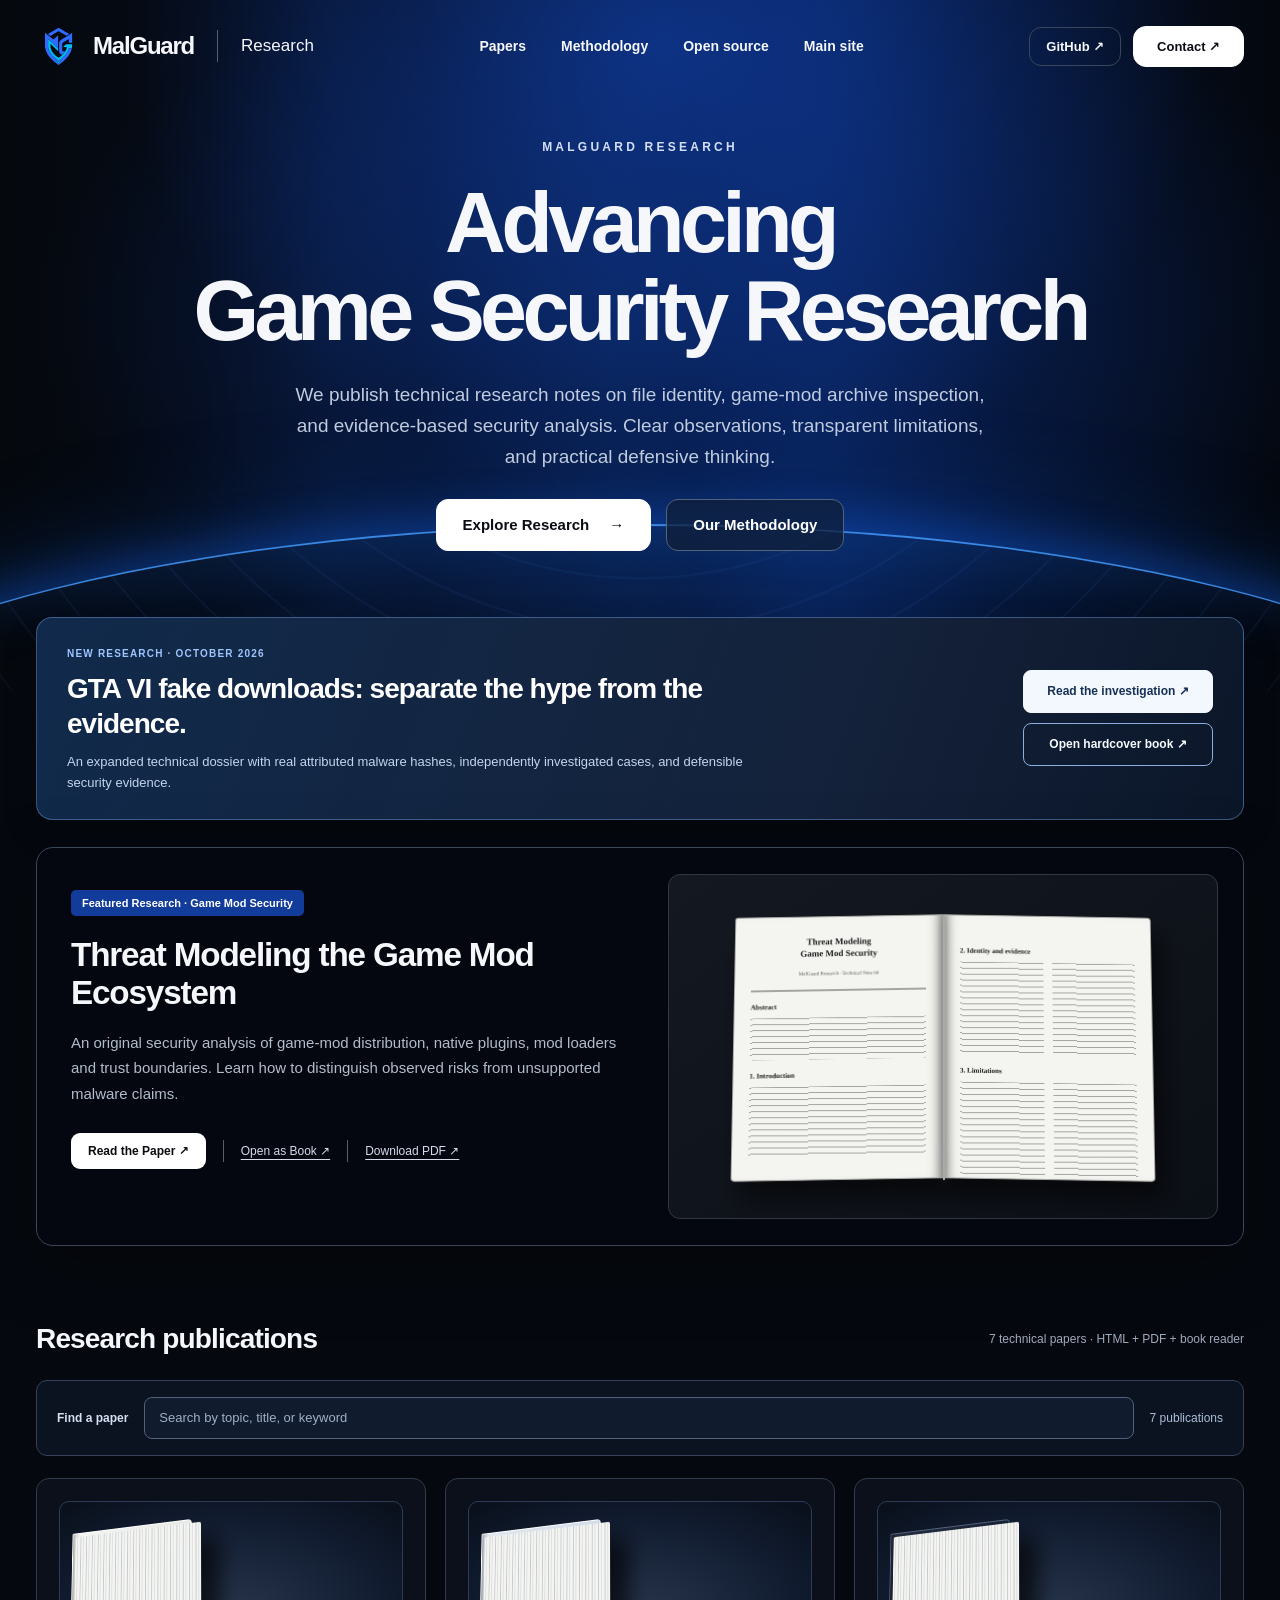
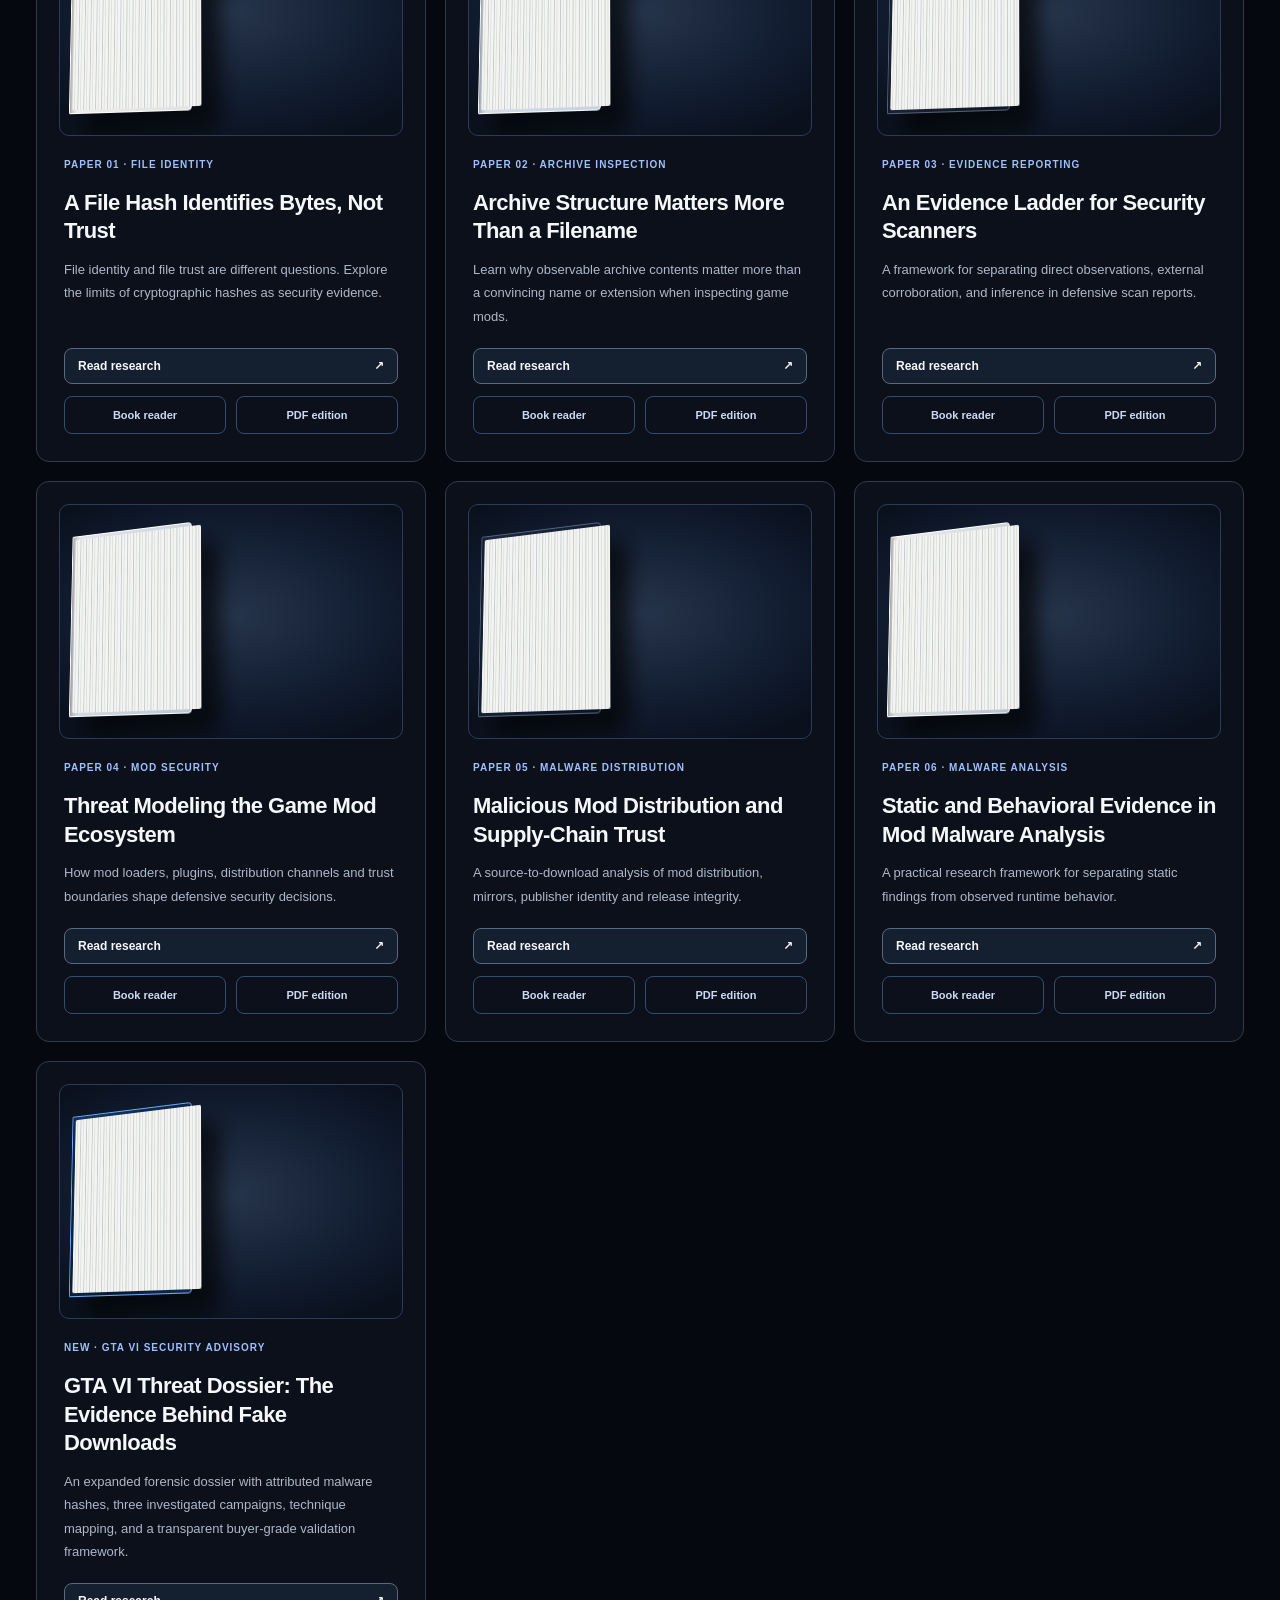
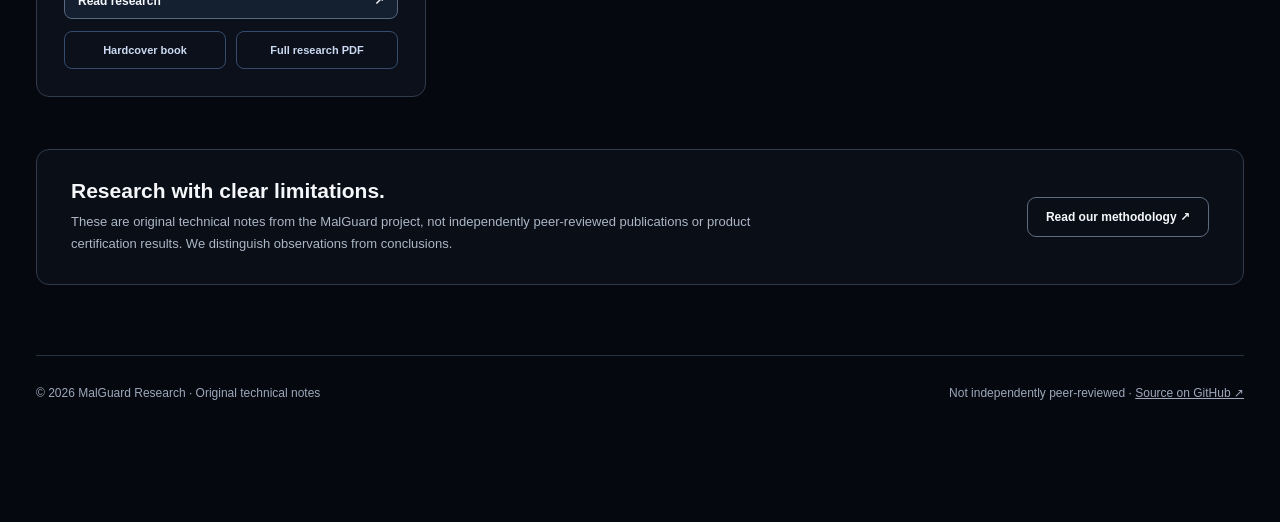
<file: index.html>
<!doctype html>
<html lang="en">
<head>
<meta charset="utf-8">
<meta name="viewport" content="width=device-width, initial-scale=1">
<meta name="theme-color" content="#05080e">
<meta name="description" content="MalGuard Research publishes original technical notes about security evidence, game-mod archives, file identity, and uncertainty in defensive scanners.">
<title>MalGuard Research | Advancing Game Security Research</title>
<link rel="canonical" href="https://research.malguard.site/">
<link rel="icon" href="/assets/malguard-logo.svg" type="image/svg+xml">
<link rel="stylesheet" href="/assets/research-home-20261021.css?v=research7-gta6-20261022">
</head>
<body>
<div class="hero-sky">
  <div class="home-wrap">
    <header class="research-header">
      <a class="research-brand" href="/" aria-label="MalGuard Research home"><img src="/assets/malguard-logo.svg" width="45" height="45" alt="">MalGuard <span class="brand-divider"></span><span class="brand-suffix">Research</span></a>
      <nav class="research-nav" aria-label="Primary navigation">
        <a href="#papers">Papers</a>
        <a href="/methodology.html">Methodology</a>
        <a href="https://github.com/MalGuard/malguard-research">Open source</a>
        <a href="https://malguard.site/">Main site</a>
      </nav>
      <div class="nav-actions"><a class="nav-source" href="https://github.com/MalGuard/malguard-research">GitHub ↗</a><a class="nav-contact" href="https://github.com/MalGuard/malguard-research/issues">Contact ↗</a></div>
    </header>
    <main>
      <section class="hero-content" aria-labelledby="hero-title">
        <p class="hero-eyebrow">MALGUARD RESEARCH</p>
        <h1 class="hero-title" id="hero-title"><span>Advancing</span><span>Game Security Research</span></h1>
        <p class="hero-lead">We publish technical research notes on file identity, game-mod archive inspection, and evidence-based security analysis. Clear observations, transparent limitations, and practical defensive thinking.</p>
        <div class="hero-actions"><a class="action primary" href="#papers">Explore Research <span aria-hidden="true">→</span></a><a class="action secondary" href="/methodology.html">Our Methodology</a></div>
      </section>
    </main>
  </div>
</div>
<div class="content-region">
  <div class="home-wrap">
    <aside class="gta6-alert" aria-label="New GTA VI security research"><div><span>NEW RESEARCH · OCTOBER 2026</span><h2>GTA VI fake downloads: separate the hype from the evidence.</h2><p>An expanded technical dossier with real attributed malware hashes, independently investigated cases, and defensible security evidence.</p></div><div class="gta6-alert-actions"><a href="/papers/gta6-fake-downloads-trust.html">Read the investigation ↗</a><a href="/reader.html?paper=gta6-fake-downloads-trust">Open hardcover book ↗</a></div></aside>
    <section class="featured" aria-labelledby="featured-title">
      <div class="featured-copy">
        <span class="label-blue">Featured Research · Game Mod Security</span>
        <h2 id="featured-title">Threat Modeling the Game Mod Ecosystem</h2>
        <p>An original security analysis of game-mod distribution, native plugins, mod loaders and trust boundaries. Learn how to distinguish observed risks from unsupported malware claims.</p>
        <div class="feature-links">
          <a href="/papers/game-mod-threat-model.html">Read the Paper ↗</a>
          <span class="link-separator" aria-hidden="true"></span>
          <a href="/reader.html?paper=game-mod-threat-model">Open as Book ↗</a>
          <span class="link-separator" aria-hidden="true"></span>
          <a href="/pdfs/game-mod-threat-model.pdf">Download PDF ↗</a>
        </div>
      </div>
      <div class="paper-stage" role="img" aria-label="Stylized preview of an open research publication">
        <div class="book" aria-hidden="true">
          <div class="book-page left"><span class="paper-title">Threat Modeling<br>Game Mod Security</span><span class="paper-sub">MalGuard Research · Technical Note 04</span><span class="paper-rule"></span><span class="paper-heading">Abstract</span><span class="paper-lines short"></span><span class="paper-heading">1. Introduction</span><span class="paper-lines"></span></div>
          <div class="book-page right"><span class="paper-heading">2. Identity and evidence</span><span class="paper-columns"><span class="paper-lines"></span><span class="paper-lines"></span></span><span class="paper-heading">3. Limitations</span><span class="paper-columns"><span class="paper-lines"></span><span class="paper-lines"></span></span></div>
        </div>
      </div>
    </section>
    <section id="papers" aria-labelledby="papers-title">
      <div class="section-head"><h2 id="papers-title">Research publications</h2><span>7 technical papers · HTML + PDF + book reader</span></div><div class="paper-tools"><label for="paper-search">Find a paper</label><input id="paper-search" type="search" placeholder="Search by topic, title, or keyword" autocomplete="off"><span id="paper-count" aria-live="polite">7 publications</span></div>
      <div class="papers-grid">
        <article class="paper-card"><a class="publication-visual book-one" href="/reader.html?paper=hash-identity-vs-trust" aria-label="Open File Identity research paper"><span class="publication-book" aria-hidden="true"><span class="publication-spine"></span><span class="publication-cover"><span class="publication-mark">MALGUARD / RESEARCH</span><span class="publication-book-title">File Identity</span><span class="publication-book-subtitle">Bytes are not trust</span><span class="publication-book-footer">TECHNICAL NOTE 01<br>2026</span></span><span class="publication-pages"></span></span></a><small>PAPER 01 · FILE IDENTITY</small><h3>A File Hash Identifies Bytes, Not Trust</h3><p>File identity and file trust are different questions. Explore the limits of cryptographic hashes as security evidence.</p><a href="/papers/hash-identity-vs-trust.html">Read research <span aria-hidden="true">↗</span></a><div class="paper-formats"><a href="/reader.html?paper=hash-identity-vs-trust">Book reader</a><a href="/pdfs/hash-identity-vs-trust.pdf">PDF edition</a></div></article>
        <article class="paper-card"><a class="publication-visual book-two" href="/reader.html?paper=zip-structure-vs-filename" aria-label="Open Archive Inspection research paper"><span class="publication-book" aria-hidden="true"><span class="publication-spine"></span><span class="publication-cover"><span class="publication-mark">MALGUARD / RESEARCH</span><span class="publication-book-title">Archive Inspection</span><span class="publication-book-subtitle">Beyond filenames</span><span class="publication-book-footer">TECHNICAL NOTE 02<br>2026</span></span><span class="publication-pages"></span></span></a><small>PAPER 02 · ARCHIVE INSPECTION</small><h3>Archive Structure Matters More Than a Filename</h3><p>Learn why observable archive contents matter more than a convincing name or extension when inspecting game mods.</p><a href="/papers/zip-structure-vs-filename.html">Read research <span aria-hidden="true">↗</span></a><div class="paper-formats"><a href="/reader.html?paper=zip-structure-vs-filename">Book reader</a><a href="/pdfs/zip-structure-vs-filename.pdf">PDF edition</a></div></article>
        <article class="paper-card"><a class="publication-visual book-three" href="/reader.html?paper=evidence-ladder-for-scanners" aria-label="Open Evidence Ladder research paper"><span class="publication-book" aria-hidden="true"><span class="publication-spine"></span><span class="publication-cover"><span class="publication-mark">MALGUARD / RESEARCH</span><span class="publication-book-title">Evidence Ladder</span><span class="publication-book-subtitle">Report with context</span><span class="publication-book-footer">TECHNICAL NOTE 03<br>2026</span></span><span class="publication-pages"></span></span></a><small>PAPER 03 · EVIDENCE REPORTING</small><h3>An Evidence Ladder for Security Scanners</h3><p>A framework for separating direct observations, external corroboration, and inference in defensive scan reports.</p><a href="/papers/evidence-ladder-for-scanners.html">Read research <span aria-hidden="true">↗</span></a><div class="paper-formats"><a href="/reader.html?paper=evidence-ladder-for-scanners">Book reader</a><a href="/pdfs/evidence-ladder-for-scanners.pdf">PDF edition</a></div></article>
        <article class="paper-card" data-category="mod security"><a class="publication-visual book-four" href="/reader.html?paper=game-mod-threat-model" aria-label="Read Threat Modeling the Game Mod Ecosystem as a book"><span class="publication-book" aria-hidden="true"><span class="publication-spine"></span><span class="publication-cover"><span class="publication-mark">MALGUARD / RESEARCH</span><span class="publication-book-title">Mod Threat Model</span><span class="publication-book-subtitle">Loaders & boundaries</span><span class="publication-book-footer">TECHNICAL NOTE 04<br>2026</span></span><span class="publication-pages"></span></span></a><small>PAPER 04 · MOD SECURITY</small><h3>Threat Modeling the Game Mod Ecosystem</h3><p>How mod loaders, plugins, distribution channels and trust boundaries shape defensive security decisions.</p><a href="/papers/game-mod-threat-model.html">Read research <span aria-hidden="true">↗</span></a><div class="paper-formats"><a href="/reader.html?paper=game-mod-threat-model">Book reader</a><a href="/pdfs/game-mod-threat-model.pdf">PDF edition</a></div></article>
<article class="paper-card" data-category="malware distribution"><a class="publication-visual book-five" href="/reader.html?paper=malicious-mod-distribution" aria-label="Read Malicious Mod Distribution and Supply-Chain Trust as a book"><span class="publication-book" aria-hidden="true"><span class="publication-spine"></span><span class="publication-cover"><span class="publication-mark">MALGUARD / RESEARCH</span><span class="publication-book-title">Supply-Chain Trust</span><span class="publication-book-subtitle">Distribution & provenance</span><span class="publication-book-footer">TECHNICAL NOTE 05<br>2026</span></span><span class="publication-pages"></span></span></a><small>PAPER 05 · MALWARE DISTRIBUTION</small><h3>Malicious Mod Distribution and Supply-Chain Trust</h3><p>A source-to-download analysis of mod distribution, mirrors, publisher identity and release integrity.</p><a href="/papers/malicious-mod-distribution.html">Read research <span aria-hidden="true">↗</span></a><div class="paper-formats"><a href="/reader.html?paper=malicious-mod-distribution">Book reader</a><a href="/pdfs/malicious-mod-distribution.pdf">PDF edition</a></div></article>
<article class="paper-card" data-category="malware analysis"><a class="publication-visual book-six" href="/reader.html?paper=static-vs-behavioral-analysis" aria-label="Read Static and Behavioral Evidence in Mod Malware Analysis as a book"><span class="publication-book" aria-hidden="true"><span class="publication-spine"></span><span class="publication-cover"><span class="publication-mark">MALGUARD / RESEARCH</span><span class="publication-book-title">Malware Evidence</span><span class="publication-book-subtitle">Static & behavior</span><span class="publication-book-footer">TECHNICAL NOTE 06<br>2026</span></span><span class="publication-pages"></span></span></a><small>PAPER 06 · MALWARE ANALYSIS</small><h3>Static and Behavioral Evidence in Mod Malware Analysis</h3><p>A practical research framework for separating static findings from observed runtime behavior.</p><a href="/papers/static-vs-behavioral-analysis.html">Read research <span aria-hidden="true">↗</span></a><div class="paper-formats"><a href="/reader.html?paper=static-vs-behavioral-analysis">Book reader</a><a href="/pdfs/static-vs-behavioral-analysis.pdf">PDF edition</a></div></article>
        <article class="paper-card" data-category="gta vi gta 6 fake download scam malware impersonation"><a class="publication-visual book-seven" href="/reader.html?paper=gta6-fake-downloads-trust" aria-label="Read GTA VI Threat Dossier: The Evidence Behind Fake Downloads as a hardcover book"><span class="publication-book" aria-hidden="true"><span class="publication-spine"></span><span class="publication-cover"><span class="publication-mark">MALGUARD / RESEARCH</span><span class="publication-book-title">GTA VI<br>Trust &amp; Threats</span><span class="publication-book-subtitle">Fake downloads, real risks</span><span class="publication-book-footer">SECURITY ADVISORY 01<br>2026</span></span><span class="publication-pages"></span></span></a><small>NEW · GTA VI SECURITY ADVISORY</small><h3>GTA VI Threat Dossier: The Evidence Behind Fake Downloads</h3><p>An expanded forensic dossier with attributed malware hashes, three investigated campaigns, technique mapping, and a transparent buyer-grade validation framework.</p><a href="/papers/gta6-fake-downloads-trust.html">Read research <span aria-hidden="true">↗</span></a><div class="paper-formats"><a href="/reader.html?paper=gta6-fake-downloads-trust">Hardcover book</a><a href="/pdfs/gta6-fake-downloads-trust.pdf">Full research PDF</a></div></article>
      </div>
    </section>
    <aside class="research-note" aria-label="Research publication disclosure"><div><h2>Research with clear limitations.</h2><p>These are original technical notes from the MalGuard project, not independently peer-reviewed publications or product certification results. We distinguish observations from conclusions.</p></div><a href="/methodology.html">Read our methodology ↗</a></aside>
    <footer class="home-footer"><span>© 2026 MalGuard Research · Original technical notes</span><span>Not independently peer-reviewed · <a href="https://github.com/MalGuard/malguard-research">Source on GitHub ↗</a></span></footer>
  </div>
</div>
<script src="/assets/research-index.js" defer></script>
</body>
</html>
</file>
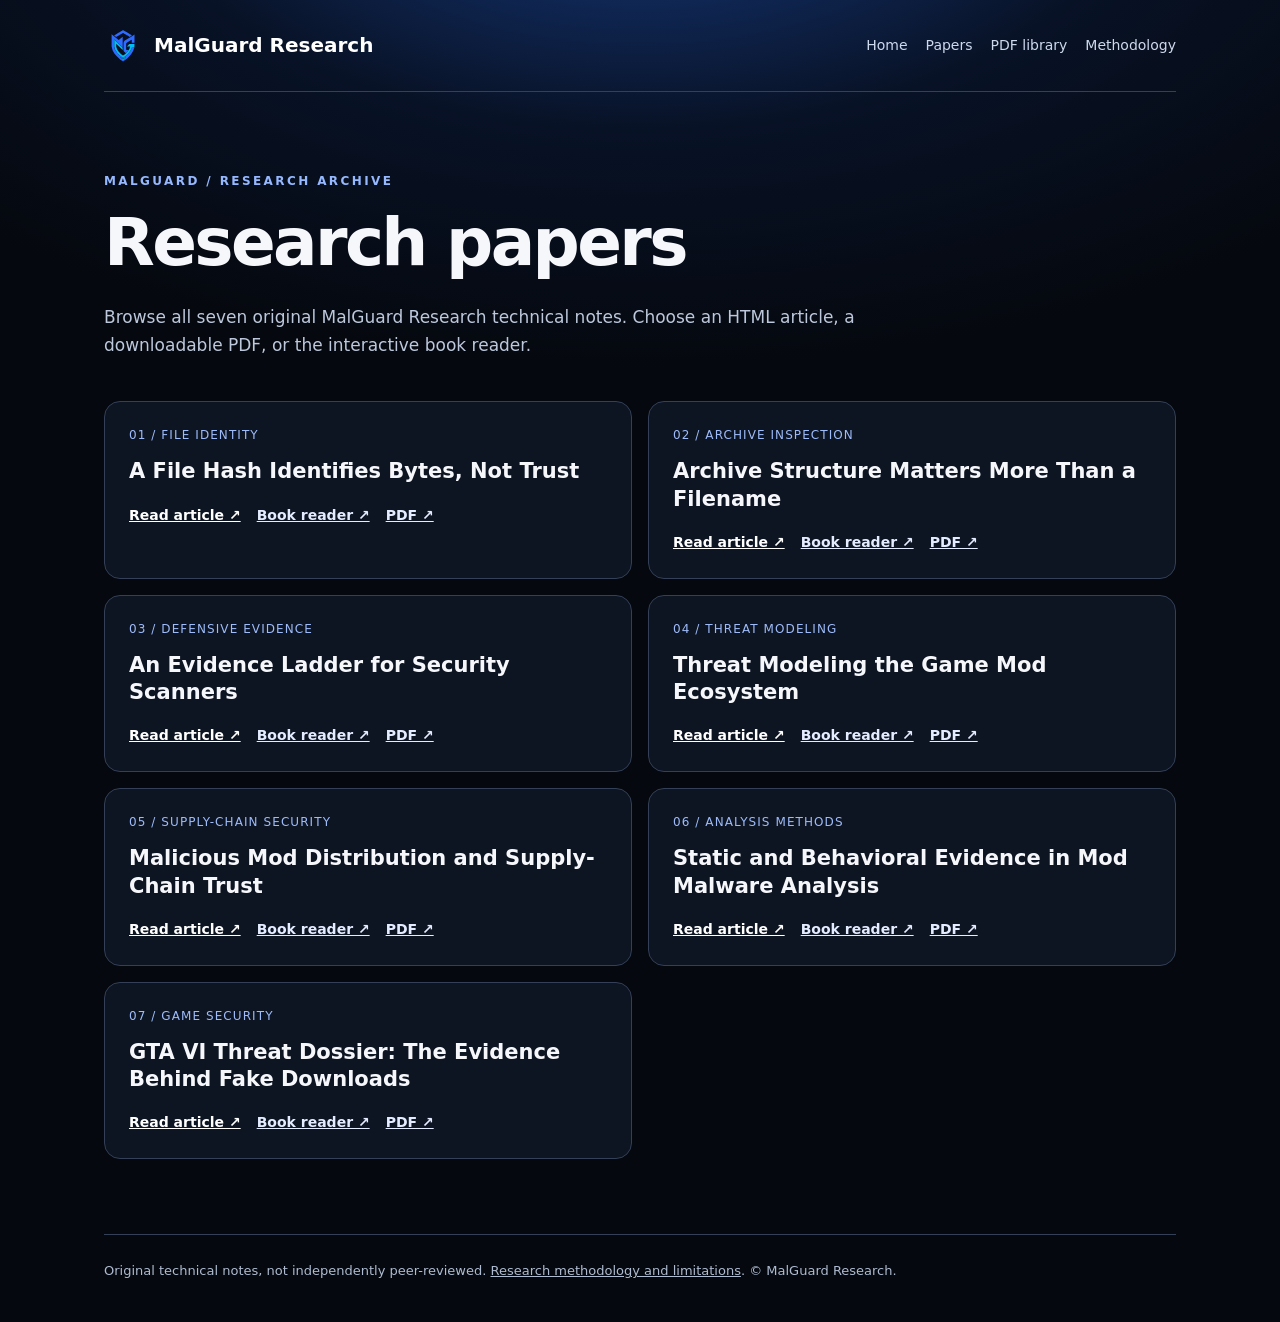
<file: papers/index.html>
<!doctype html>
<html lang="en">
<head>
<meta charset="utf-8">
<meta name="viewport" content="width=device-width,initial-scale=1">
<meta name="theme-color" content="#05080e">
<meta name="description" content="Browse MalGuard Research technical papers and book editions.">
<title>Research papers | MalGuard Research</title>
<link rel="canonical" href="https://research.malguard.site/papers/">
<link rel="icon" type="image/svg+xml" href="/assets/malguard-logo.svg">
<style>:root{color-scheme:dark}*{box-sizing:border-box}body{margin:0;min-height:100vh;background:radial-gradient(ellipse 75% 38% at 50% -10%,#173c83 0%,#081226 52%,#05080e 100%);color:#f6f7fb;font:16px/1.65 system-ui,-apple-system,"Segoe UI",Arial,sans-serif}a{color:inherit}a:focus-visible{outline:3px solid #94bfff;outline-offset:4px}.wrap{max-width:1120px;padding:0 24px;margin:auto}header{display:flex;align-items:center;justify-content:space-between;gap:18px;min-height:92px;border-bottom:1px solid #334058}header .brand{display:flex;align-items:center;gap:12px;color:#fff;text-decoration:none;font-size:20px;font-weight:750}header img{height:38px;width:38px}nav{display:flex;gap:18px;flex-wrap:wrap}nav a{text-decoration:none;color:#ced9ee;font-size:14px}nav a:hover,.actions a:hover{text-decoration:underline}main{padding:68px 0 75px}.eyebrow{letter-spacing:.2em;color:#95b8ff;font-size:12px;font-weight:700;text-transform:uppercase}h1{font-size:clamp(36px,6vw,66px);line-height:1.1;letter-spacing:-.04em;max-width:920px;margin:15px 0 24px}.lead{max-width:780px;color:#bdc8dc;font-size:17px}.grid{display:grid;grid-template-columns:repeat(2,minmax(0,1fr));gap:16px;margin-top:42px}.entry{padding:24px;background:#0d1422;border:1px solid #334057;border-radius:16px}.entry .category{font-size:12px;color:#9ebcfa;letter-spacing:.09em;text-transform:uppercase}.entry h2{font-size:21px;line-height:1.3;margin:12px 0 18px}.actions{display:flex;gap:16px;flex-wrap:wrap}.actions a{font-size:14px;font-weight:650;color:#e4ecff}.actions a:first-child{color:#fff}footer{padding:25px 0 40px;border-top:1px solid #334058;color:#aebbd0;font-size:13px}@media(max-width:650px){.grid{grid-template-columns:1fr}header{align-items:flex-start;flex-direction:column;padding:18px 0}.wrap{padding:0 18px}main{padding:42px 0 60px}}</style>
</head>
<body>
<div class="wrap">
<header><a class="brand" href="/"><img src="/assets/malguard-logo.svg" alt="">MalGuard Research</a><nav aria-label="Primary navigation"><a href="/">Home</a><a href="/papers/">Papers</a><a href="/pdfs/">PDF library</a><a href="/methodology.html">Methodology</a></nav></header>
<main><p class="eyebrow">MalGuard / Research archive</p><h1>Research papers</h1><p class="lead">Browse all seven original MalGuard Research technical notes. Choose an HTML article, a downloadable PDF, or the interactive book reader.</p><section aria-label="Research papers" class="grid"><article class="entry"><div class="category">01 / File identity</div><h2>A File Hash Identifies Bytes, Not Trust</h2><div class="actions"><a href="/papers/hash-identity-vs-trust.html">Read article ↗</a><a href="/reader.html?paper=hash-identity-vs-trust">Book reader ↗</a><a href="/pdfs/hash-identity-vs-trust.pdf" type="application/pdf">PDF ↗</a></div></article>
<article class="entry"><div class="category">02 / Archive inspection</div><h2>Archive Structure Matters More Than a Filename</h2><div class="actions"><a href="/papers/zip-structure-vs-filename.html">Read article ↗</a><a href="/reader.html?paper=zip-structure-vs-filename">Book reader ↗</a><a href="/pdfs/zip-structure-vs-filename.pdf" type="application/pdf">PDF ↗</a></div></article>
<article class="entry"><div class="category">03 / Defensive evidence</div><h2>An Evidence Ladder for Security Scanners</h2><div class="actions"><a href="/papers/evidence-ladder-for-scanners.html">Read article ↗</a><a href="/reader.html?paper=evidence-ladder-for-scanners">Book reader ↗</a><a href="/pdfs/evidence-ladder-for-scanners.pdf" type="application/pdf">PDF ↗</a></div></article>
<article class="entry"><div class="category">04 / Threat modeling</div><h2>Threat Modeling the Game Mod Ecosystem</h2><div class="actions"><a href="/papers/game-mod-threat-model.html">Read article ↗</a><a href="/reader.html?paper=game-mod-threat-model">Book reader ↗</a><a href="/pdfs/game-mod-threat-model.pdf" type="application/pdf">PDF ↗</a></div></article>
<article class="entry"><div class="category">05 / Supply-chain security</div><h2>Malicious Mod Distribution and Supply-Chain Trust</h2><div class="actions"><a href="/papers/malicious-mod-distribution.html">Read article ↗</a><a href="/reader.html?paper=malicious-mod-distribution">Book reader ↗</a><a href="/pdfs/malicious-mod-distribution.pdf" type="application/pdf">PDF ↗</a></div></article>
<article class="entry"><div class="category">06 / Analysis methods</div><h2>Static and Behavioral Evidence in Mod Malware Analysis</h2><div class="actions"><a href="/papers/static-vs-behavioral-analysis.html">Read article ↗</a><a href="/reader.html?paper=static-vs-behavioral-analysis">Book reader ↗</a><a href="/pdfs/static-vs-behavioral-analysis.pdf" type="application/pdf">PDF ↗</a></div></article>
<article class="entry"><div class="category">07 / Game security</div><h2>GTA VI Threat Dossier: The Evidence Behind Fake Downloads</h2><div class="actions"><a href="/papers/gta6-fake-downloads-trust.html">Read article ↗</a><a href="/reader.html?paper=gta6-fake-downloads-trust">Book reader ↗</a><a href="/pdfs/gta6-fake-downloads-trust.pdf" type="application/pdf">PDF ↗</a></div></article></section></main>
<footer>Original technical notes, not independently peer-reviewed. <a href="/methodology.html">Research methodology and limitations</a>. © MalGuard Research.</footer>
</div>
</body>
</html>
</file>
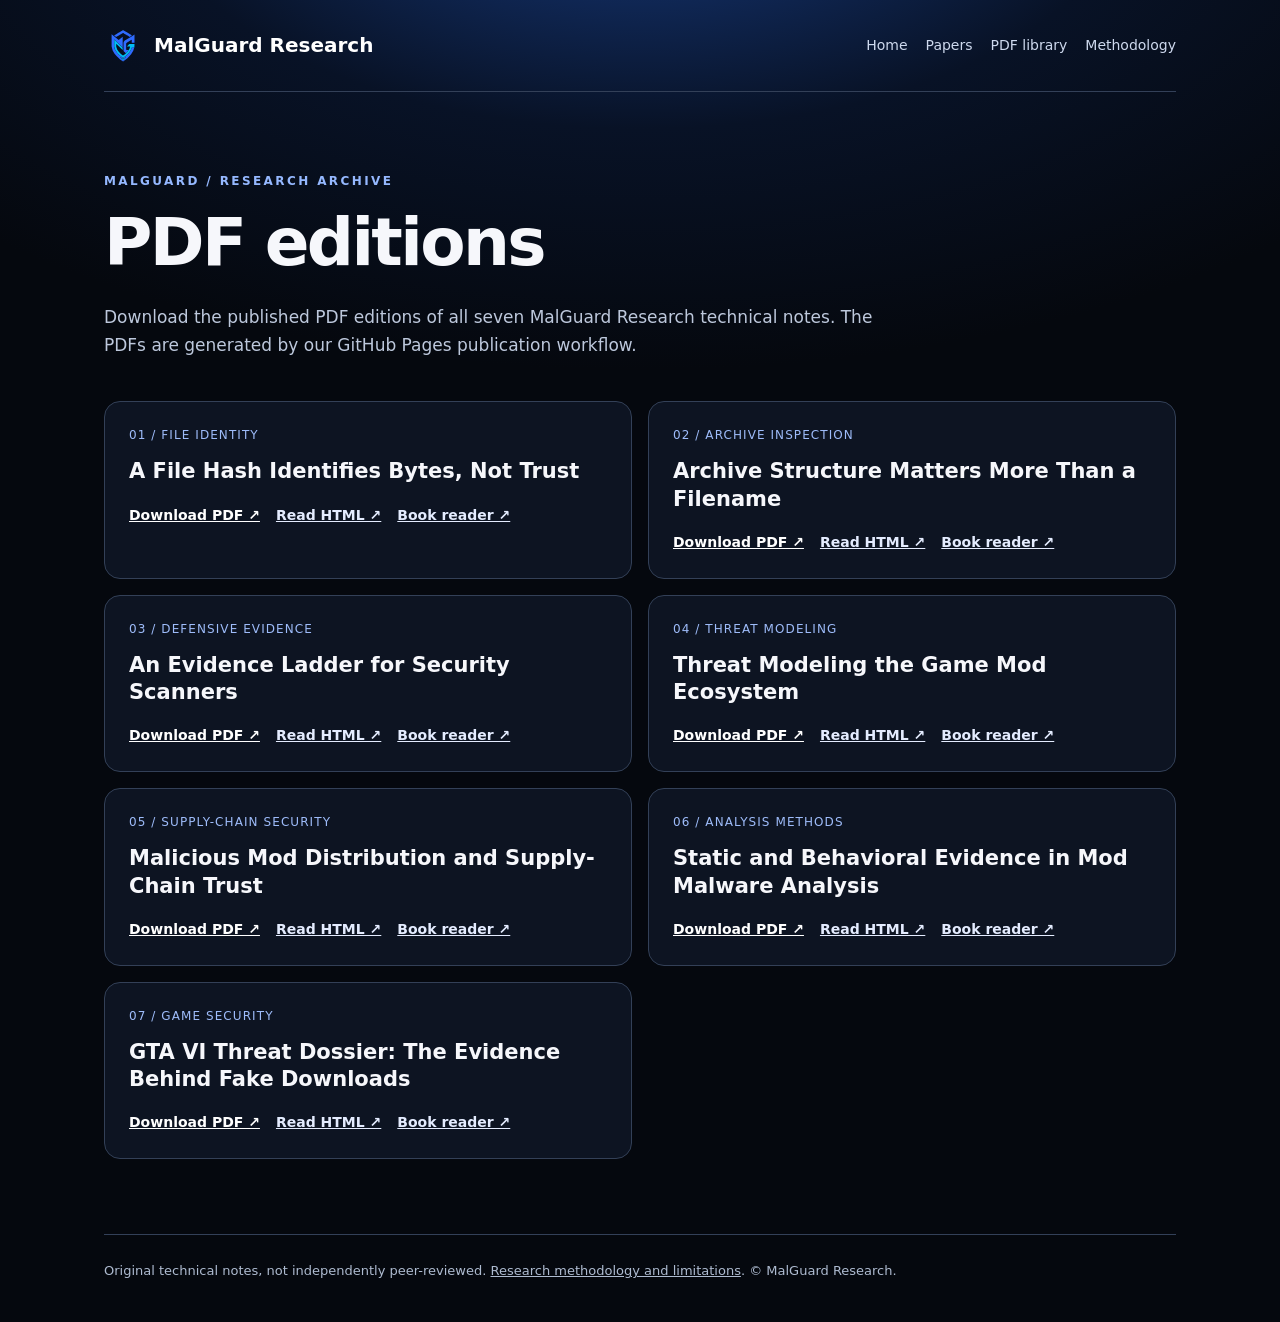
<file: pdfs/index.html>
<!doctype html>
<html lang="en">
<head>
<meta charset="utf-8">
<meta name="viewport" content="width=device-width,initial-scale=1">
<meta name="theme-color" content="#05080e">
<meta name="description" content="Download MalGuard Research papers as PDFs.">
<title>PDF editions | MalGuard Research</title>
<link rel="canonical" href="https://research.malguard.site/pdfs/">
<link rel="icon" type="image/svg+xml" href="/assets/malguard-logo.svg">
<style>:root{color-scheme:dark}*{box-sizing:border-box}body{margin:0;min-height:100vh;background:radial-gradient(ellipse 75% 38% at 50% -10%,#173c83 0%,#081226 52%,#05080e 100%);color:#f6f7fb;font:16px/1.65 system-ui,-apple-system,"Segoe UI",Arial,sans-serif}a{color:inherit}a:focus-visible{outline:3px solid #94bfff;outline-offset:4px}.wrap{max-width:1120px;padding:0 24px;margin:auto}header{display:flex;align-items:center;justify-content:space-between;gap:18px;min-height:92px;border-bottom:1px solid #334058}header .brand{display:flex;align-items:center;gap:12px;color:#fff;text-decoration:none;font-size:20px;font-weight:750}header img{height:38px;width:38px}nav{display:flex;gap:18px;flex-wrap:wrap}nav a{text-decoration:none;color:#ced9ee;font-size:14px}nav a:hover,.actions a:hover{text-decoration:underline}main{padding:68px 0 75px}.eyebrow{letter-spacing:.2em;color:#95b8ff;font-size:12px;font-weight:700;text-transform:uppercase}h1{font-size:clamp(36px,6vw,66px);line-height:1.1;letter-spacing:-.04em;max-width:920px;margin:15px 0 24px}.lead{max-width:780px;color:#bdc8dc;font-size:17px}.grid{display:grid;grid-template-columns:repeat(2,minmax(0,1fr));gap:16px;margin-top:42px}.entry{padding:24px;background:#0d1422;border:1px solid #334057;border-radius:16px}.entry .category{font-size:12px;color:#9ebcfa;letter-spacing:.09em;text-transform:uppercase}.entry h2{font-size:21px;line-height:1.3;margin:12px 0 18px}.actions{display:flex;gap:16px;flex-wrap:wrap}.actions a{font-size:14px;font-weight:650;color:#e4ecff}.actions a:first-child{color:#fff}footer{padding:25px 0 40px;border-top:1px solid #334058;color:#aebbd0;font-size:13px}@media(max-width:650px){.grid{grid-template-columns:1fr}header{align-items:flex-start;flex-direction:column;padding:18px 0}.wrap{padding:0 18px}main{padding:42px 0 60px}}</style>
</head>
<body>
<div class="wrap">
<header><a class="brand" href="/"><img src="/assets/malguard-logo.svg" alt="">MalGuard Research</a><nav aria-label="Primary navigation"><a href="/">Home</a><a href="/papers/">Papers</a><a href="/pdfs/">PDF library</a><a href="/methodology.html">Methodology</a></nav></header>
<main><p class="eyebrow">MalGuard / Research archive</p><h1>PDF editions</h1><p class="lead">Download the published PDF editions of all seven MalGuard Research technical notes. The PDFs are generated by our GitHub Pages publication workflow.</p><section aria-label="PDF editions" class="grid"><article class="entry"><div class="category">01 / File identity</div><h2>A File Hash Identifies Bytes, Not Trust</h2><div class="actions"><a href="/pdfs/hash-identity-vs-trust.pdf" type="application/pdf">Download PDF ↗</a><a href="/papers/hash-identity-vs-trust.html">Read HTML ↗</a><a href="/reader.html?paper=hash-identity-vs-trust">Book reader ↗</a></div></article>
<article class="entry"><div class="category">02 / Archive inspection</div><h2>Archive Structure Matters More Than a Filename</h2><div class="actions"><a href="/pdfs/zip-structure-vs-filename.pdf" type="application/pdf">Download PDF ↗</a><a href="/papers/zip-structure-vs-filename.html">Read HTML ↗</a><a href="/reader.html?paper=zip-structure-vs-filename">Book reader ↗</a></div></article>
<article class="entry"><div class="category">03 / Defensive evidence</div><h2>An Evidence Ladder for Security Scanners</h2><div class="actions"><a href="/pdfs/evidence-ladder-for-scanners.pdf" type="application/pdf">Download PDF ↗</a><a href="/papers/evidence-ladder-for-scanners.html">Read HTML ↗</a><a href="/reader.html?paper=evidence-ladder-for-scanners">Book reader ↗</a></div></article>
<article class="entry"><div class="category">04 / Threat modeling</div><h2>Threat Modeling the Game Mod Ecosystem</h2><div class="actions"><a href="/pdfs/game-mod-threat-model.pdf" type="application/pdf">Download PDF ↗</a><a href="/papers/game-mod-threat-model.html">Read HTML ↗</a><a href="/reader.html?paper=game-mod-threat-model">Book reader ↗</a></div></article>
<article class="entry"><div class="category">05 / Supply-chain security</div><h2>Malicious Mod Distribution and Supply-Chain Trust</h2><div class="actions"><a href="/pdfs/malicious-mod-distribution.pdf" type="application/pdf">Download PDF ↗</a><a href="/papers/malicious-mod-distribution.html">Read HTML ↗</a><a href="/reader.html?paper=malicious-mod-distribution">Book reader ↗</a></div></article>
<article class="entry"><div class="category">06 / Analysis methods</div><h2>Static and Behavioral Evidence in Mod Malware Analysis</h2><div class="actions"><a href="/pdfs/static-vs-behavioral-analysis.pdf" type="application/pdf">Download PDF ↗</a><a href="/papers/static-vs-behavioral-analysis.html">Read HTML ↗</a><a href="/reader.html?paper=static-vs-behavioral-analysis">Book reader ↗</a></div></article>
<article class="entry"><div class="category">07 / Game security</div><h2>GTA VI Threat Dossier: The Evidence Behind Fake Downloads</h2><div class="actions"><a href="/pdfs/gta6-fake-downloads-trust.pdf" type="application/pdf">Download PDF ↗</a><a href="/papers/gta6-fake-downloads-trust.html">Read HTML ↗</a><a href="/reader.html?paper=gta6-fake-downloads-trust">Book reader ↗</a></div></article></section></main>
<footer>Original technical notes, not independently peer-reviewed. <a href="/methodology.html">Research methodology and limitations</a>. © MalGuard Research.</footer>
</div>
</body>
</html>
</file>
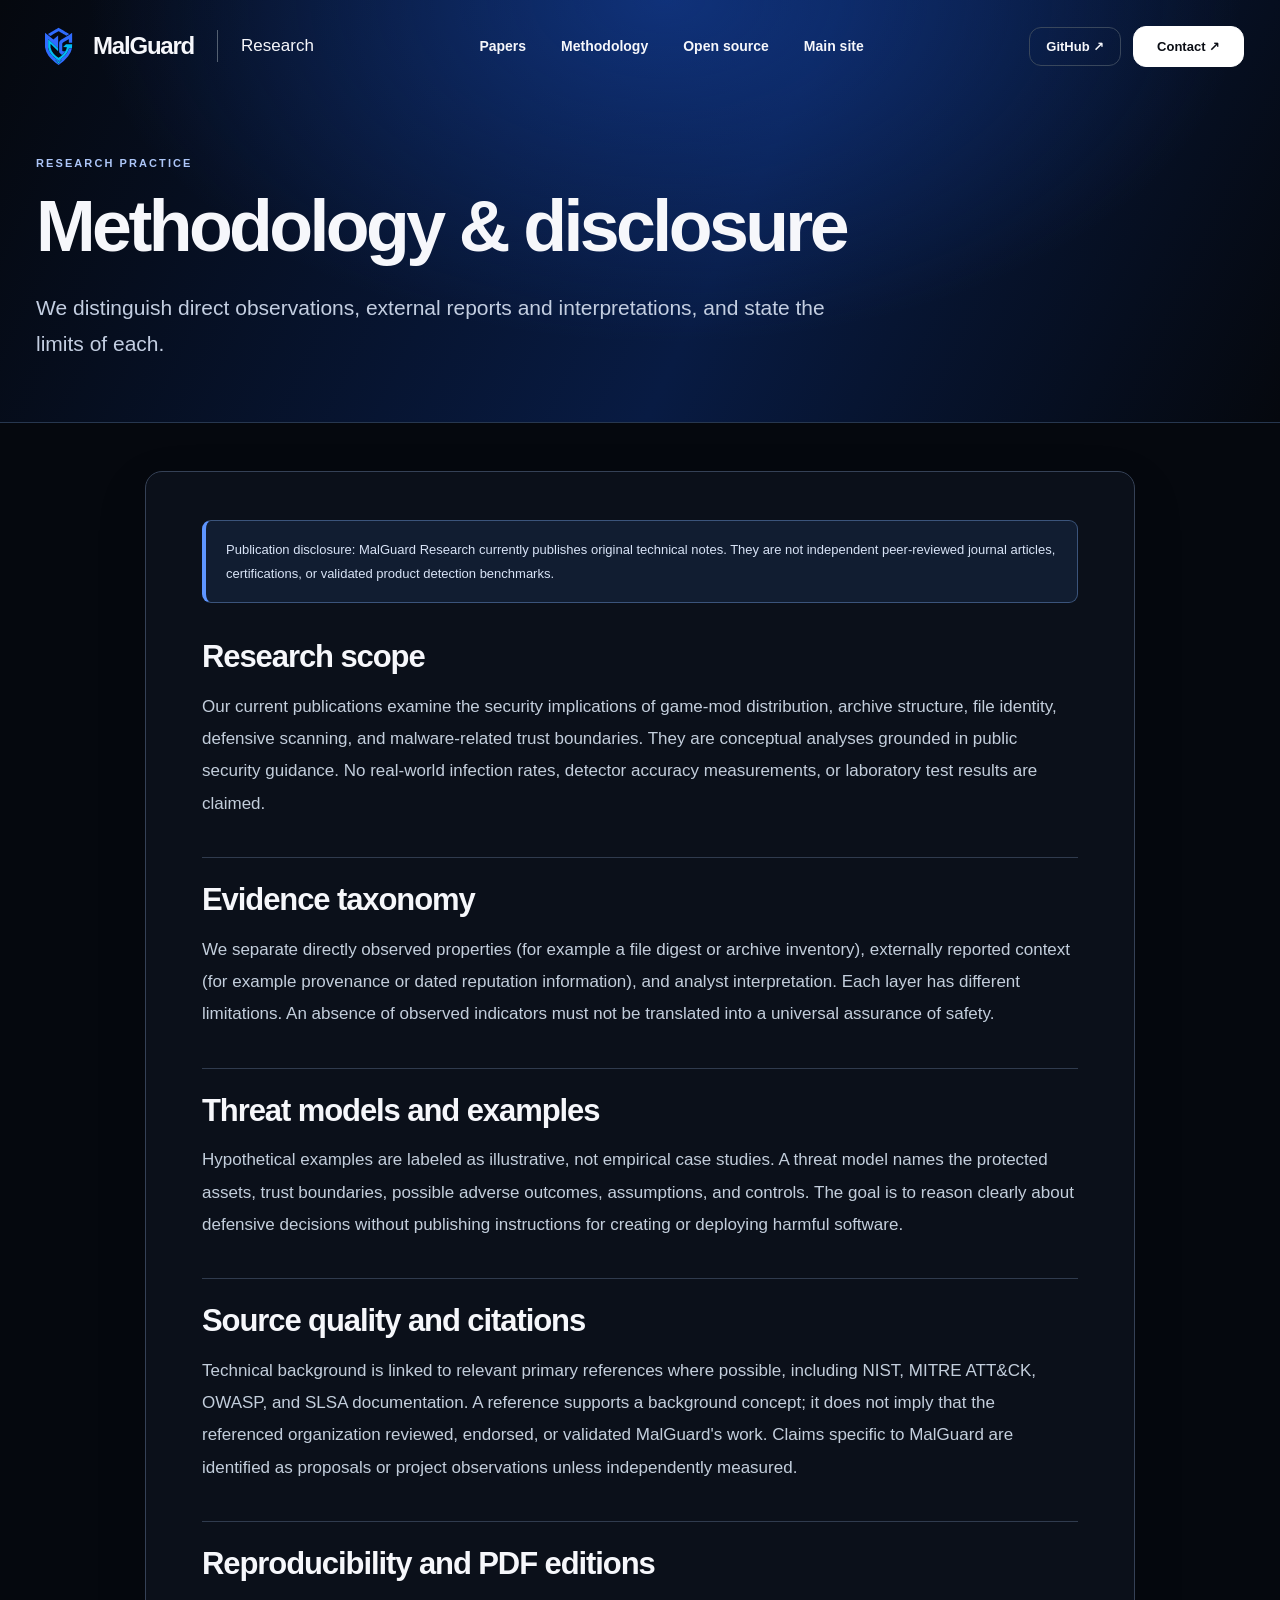
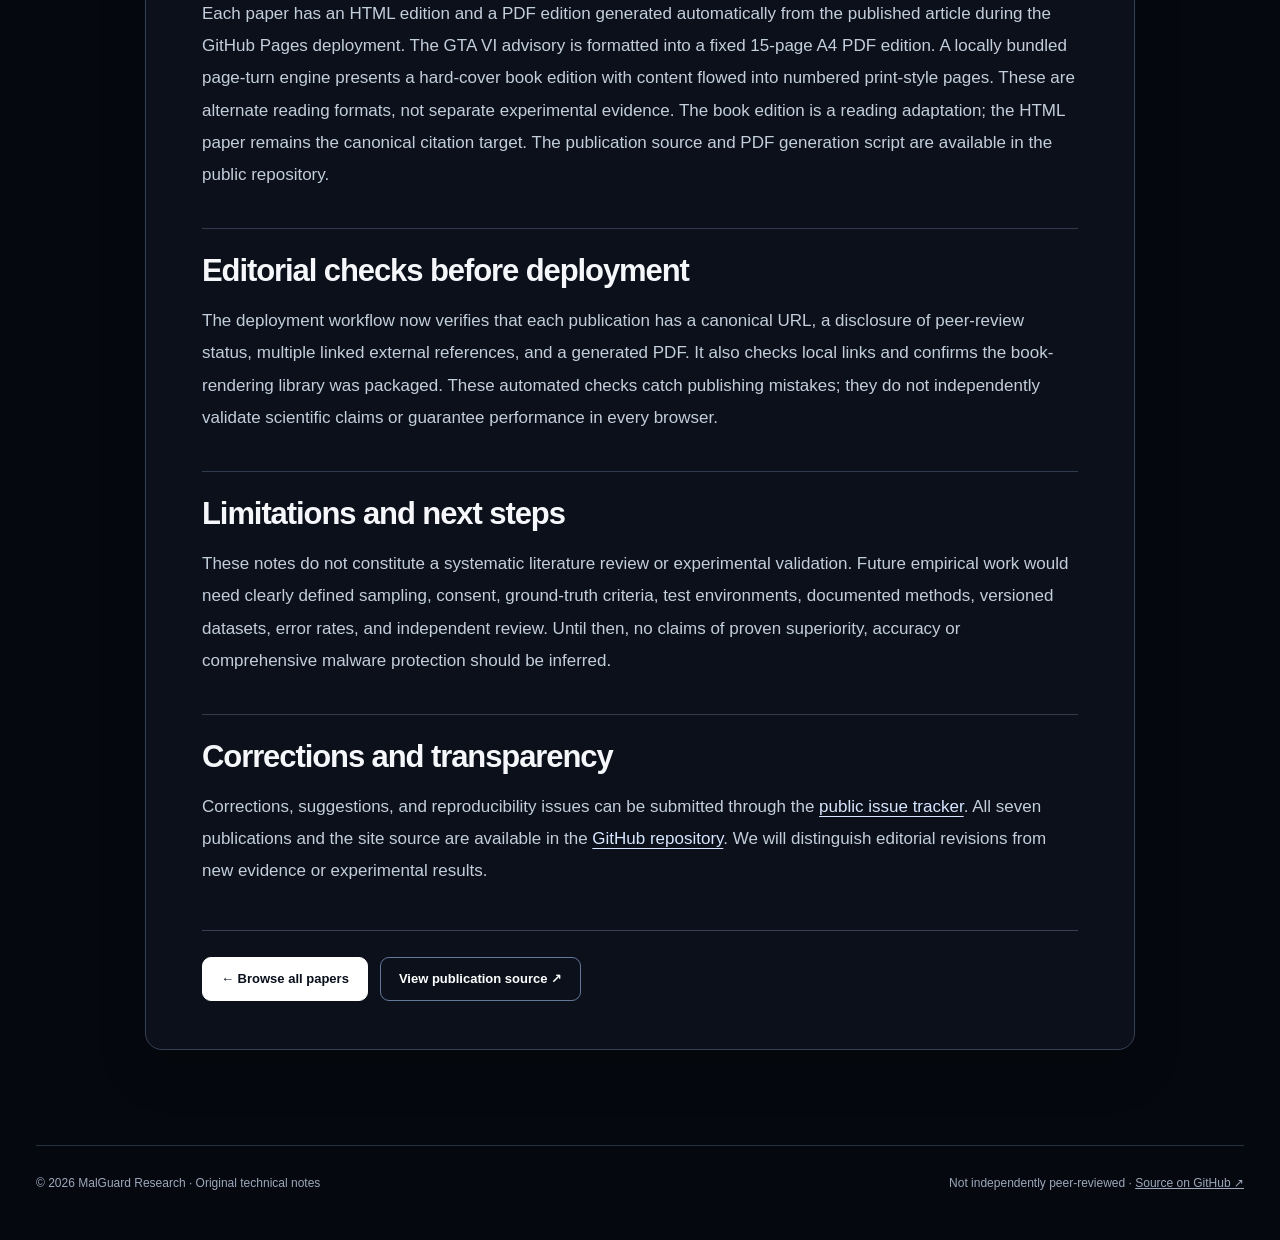
<file: methodology.html>
<!doctype html><html lang="en"><head><meta charset="utf-8"><meta name="viewport" content="width=device-width,initial-scale=1"><meta name="theme-color" content="#05080e"><title>Methodology | MalGuard Research</title><meta name="description" content="Research methodology and publication disclosures."><link rel="canonical" href="https://research.malguard.site/methodology.html"><link rel="stylesheet" href="/assets/research-unified-20261021.css?v=20261022"></head><body class="detail-page"><div class="detail-hero"><div class="home-wrap"><header class="research-header"><a class="research-brand" href="/" aria-label="MalGuard Research home"><img src="/assets/malguard-logo.svg" alt="" width="45" height="45">MalGuard <span class="brand-divider"></span><span class="brand-suffix">Research</span></a><nav class="research-nav" aria-label="Primary navigation"><a href="/#papers">Papers</a><a href="/methodology.html">Methodology</a><a href="https://github.com/MalGuard/malguard-research">Open source</a><a href="https://malguard.site/">Main site</a></nav><div class="nav-actions"><a class="nav-source" href="https://github.com/MalGuard/malguard-research">GitHub ↗</a><a class="nav-contact" href="https://github.com/MalGuard/malguard-research/issues">Contact ↗</a></div></header><main><div class="detail-eyebrow">RESEARCH PRACTICE</div><h1 class="detail-title">Methodology & disclosure</h1><p class="detail-lead">We distinguish direct observations, external reports and interpretations, and state the limits of each.</p></main></div></div><div class="detail-content"><article class="detail-card">
<div class="warning">Publication disclosure: MalGuard Research currently publishes original technical notes. They are not independent peer-reviewed journal articles, certifications, or validated product detection benchmarks.</div>
<section><h2>Research scope</h2><p>Our current publications examine the security implications of game-mod distribution, archive structure, file identity, defensive scanning, and malware-related trust boundaries. They are conceptual analyses grounded in public security guidance. No real-world infection rates, detector accuracy measurements, or laboratory test results are claimed.</p></section>
<section><h2>Evidence taxonomy</h2><p>We separate directly observed properties (for example a file digest or archive inventory), externally reported context (for example provenance or dated reputation information), and analyst interpretation. Each layer has different limitations. An absence of observed indicators must not be translated into a universal assurance of safety.</p></section>
<section><h2>Threat models and examples</h2><p>Hypothetical examples are labeled as illustrative, not empirical case studies. A threat model names the protected assets, trust boundaries, possible adverse outcomes, assumptions, and controls. The goal is to reason clearly about defensive decisions without publishing instructions for creating or deploying harmful software.</p></section>
<section><h2>Source quality and citations</h2><p>Technical background is linked to relevant primary references where possible, including NIST, MITRE ATT&amp;CK, OWASP, and SLSA documentation. A reference supports a background concept; it does not imply that the referenced organization reviewed, endorsed, or validated MalGuard's work. Claims specific to MalGuard are identified as proposals or project observations unless independently measured.</p></section>
<section><h2>Reproducibility and PDF editions</h2><p>Each paper has an HTML edition and a PDF edition generated automatically from the published article during the GitHub Pages deployment. The GTA VI advisory is formatted into a fixed 15-page A4 PDF edition. A locally bundled page-turn engine presents a hard-cover book edition with content flowed into numbered print-style pages. These are alternate reading formats, not separate experimental evidence. The book edition is a reading adaptation; the HTML paper remains the canonical citation target. The publication source and PDF generation script are available in the public repository.</p></section>
<section><h2>Editorial checks before deployment</h2><p>The deployment workflow now verifies that each publication has a canonical URL, a disclosure of peer-review status, multiple linked external references, and a generated PDF. It also checks local links and confirms the book-rendering library was packaged. These automated checks catch publishing mistakes; they do not independently validate scientific claims or guarantee performance in every browser.</p></section><section><h2>Limitations and next steps</h2><p>These notes do not constitute a systematic literature review or experimental validation. Future empirical work would need clearly defined sampling, consent, ground-truth criteria, test environments, documented methods, versioned datasets, error rates, and independent review. Until then, no claims of proven superiority, accuracy or comprehensive malware protection should be inferred.</p></section>
<section><h2>Corrections and transparency</h2><p>Corrections, suggestions, and reproducibility issues can be submitted through the <a href="https://github.com/MalGuard/malguard-research/issues">public issue tracker</a>. All seven publications and the site source are available in the <a href="https://github.com/MalGuard/malguard-research">GitHub repository</a>. We will distinguish editorial revisions from new evidence or experimental results.</p></section>
<div class="detail-links"><a href="/#papers">← Browse all papers</a><a href="https://github.com/MalGuard/malguard-research">View publication source ↗</a></div></article></div><div class="home-wrap"><footer class="home-footer"><span>© 2026 MalGuard Research · Original technical notes</span><span>Not independently peer-reviewed · <a href="https://github.com/MalGuard/malguard-research">Source on GitHub ↗</a></span></footer></div></body></html>
</file>
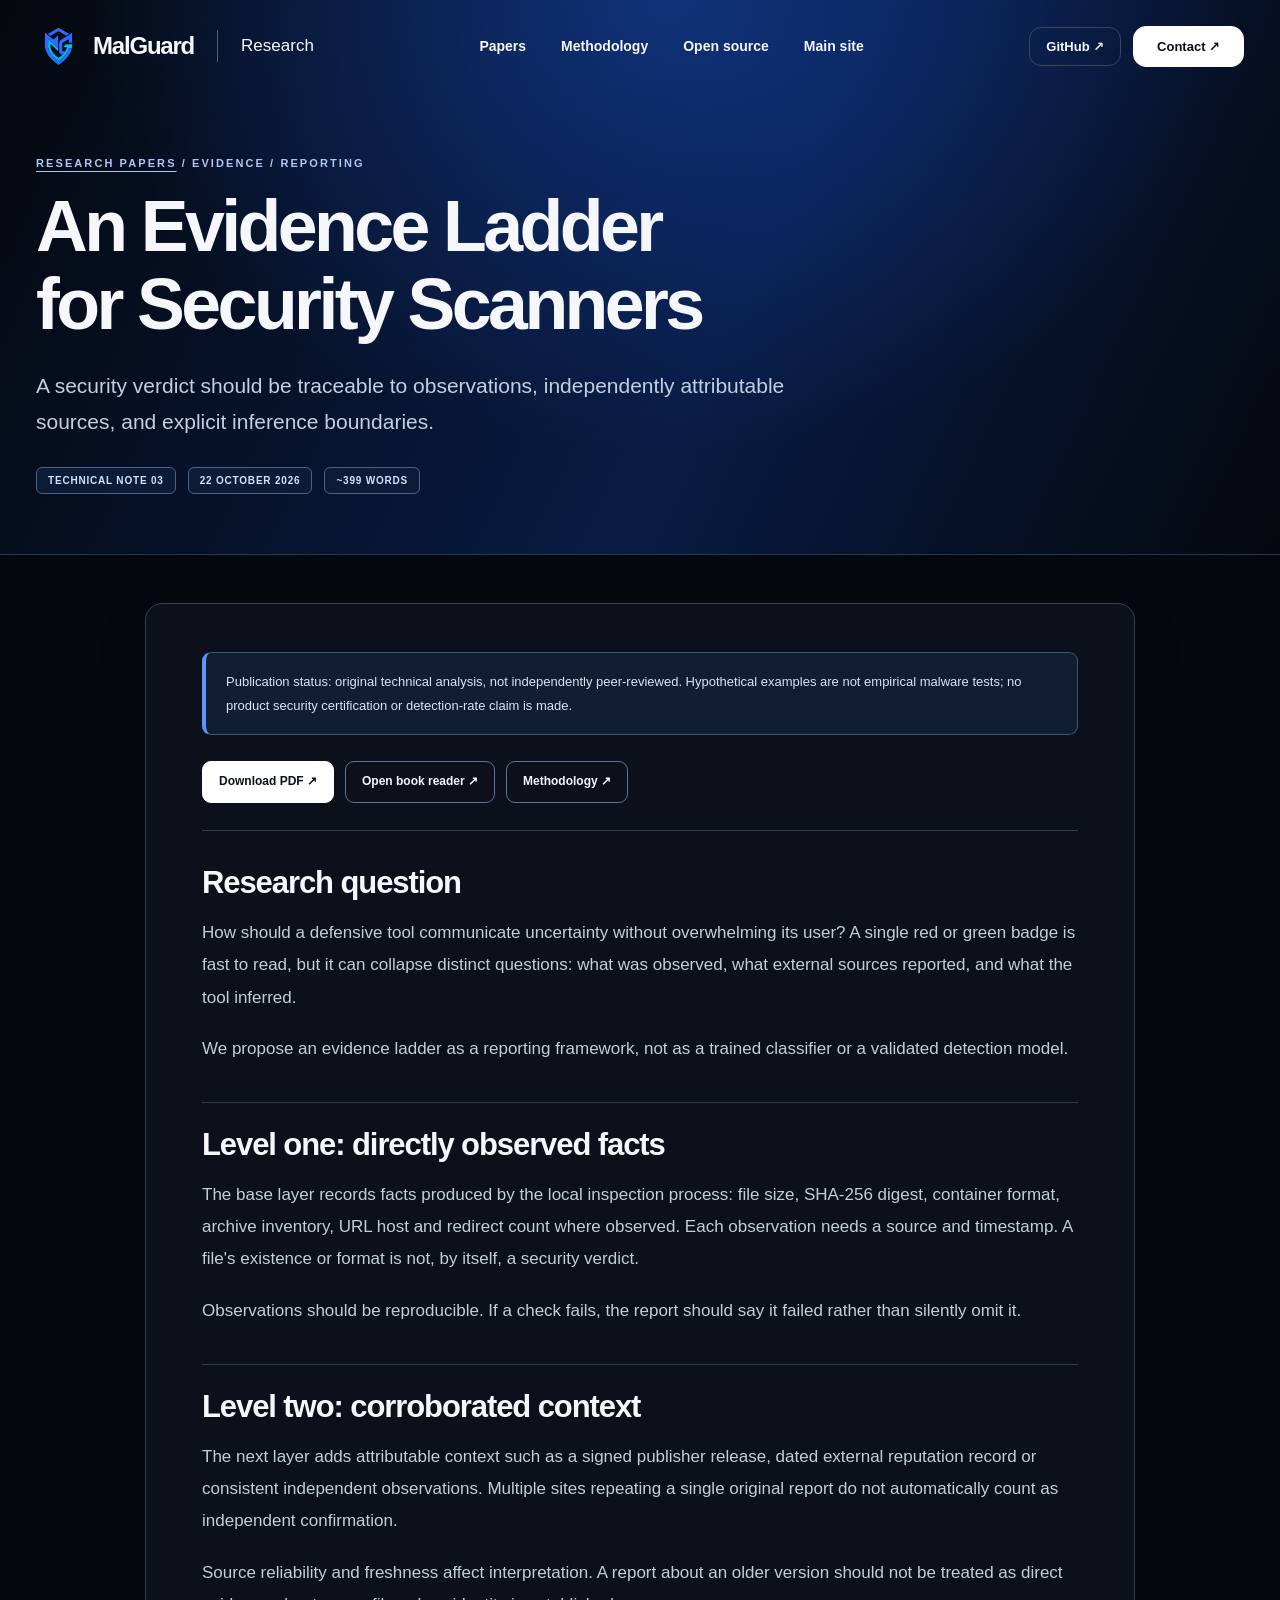
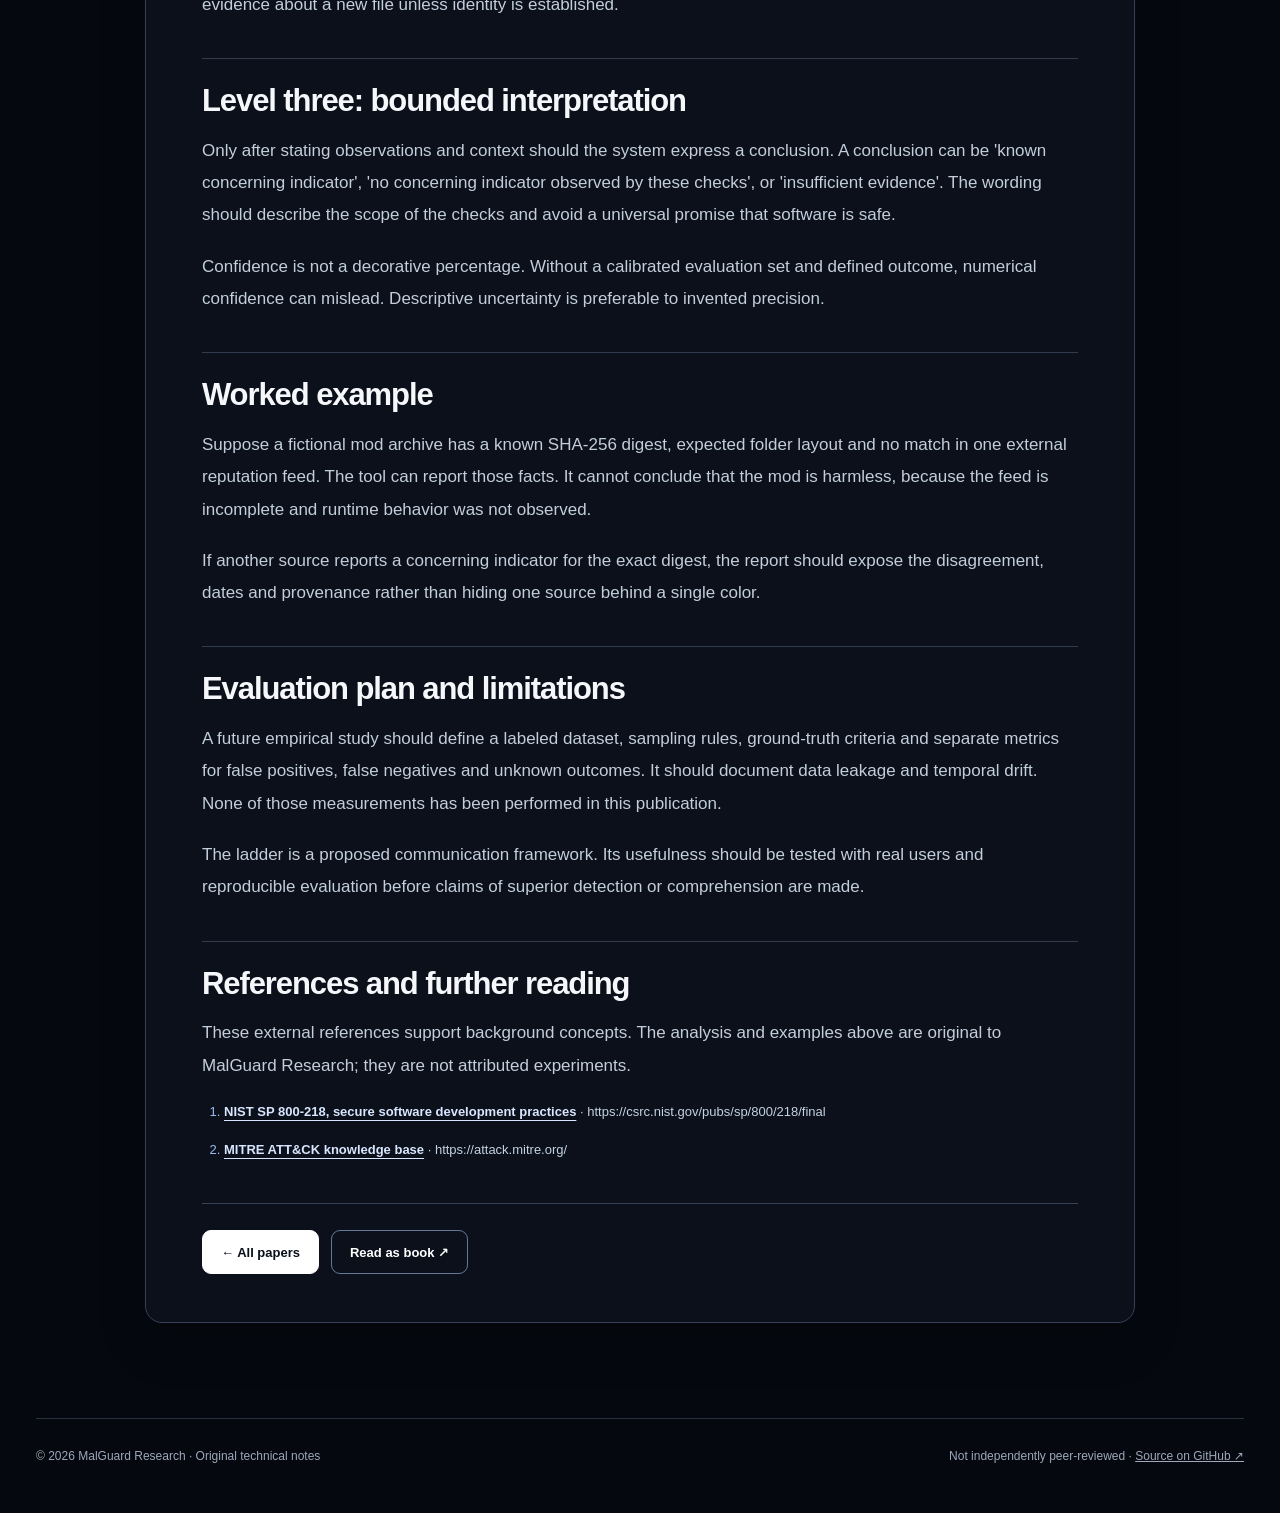
<file: papers/evidence-ladder-for-scanners.html>
<!doctype html><html lang="en"><head><meta charset="utf-8"><meta name="viewport" content="width=device-width,initial-scale=1"><meta name="theme-color" content="#05080e"><meta name="description" content="A security verdict should be traceable to observations, independently attributable sources, and explicit inference boundaries."><title>An Evidence Ladder for Security Scanners | MalGuard Research</title><link rel="canonical" href="https://research.malguard.site/papers/evidence-ladder-for-scanners.html"><link rel="icon" href="/assets/malguard-logo.svg" type="image/svg+xml"><link rel="stylesheet" href="/assets/research-unified-20261021.css?v=20261022"></head><body class="detail-page"><div class="detail-hero"><div class="home-wrap"><header class="research-header"><a class="research-brand" href="/" aria-label="MalGuard Research home"><img src="/assets/malguard-logo.svg" alt="" width="45" height="45">MalGuard <span class="brand-divider"></span><span class="brand-suffix">Research</span></a><nav class="research-nav" aria-label="Primary navigation"><a href="/#papers">Papers</a><a href="/methodology.html">Methodology</a><a href="https://github.com/MalGuard/malguard-research">Open source</a><a href="https://malguard.site/">Main site</a></nav><div class="nav-actions"><a class="nav-source" href="https://github.com/MalGuard/malguard-research">GitHub ↗</a><a class="nav-contact" href="https://github.com/MalGuard/malguard-research/issues">Contact ↗</a></div></header><main><div class="detail-eyebrow"><a href="/#papers">RESEARCH PAPERS</a> / EVIDENCE / REPORTING</div><h1 class="detail-title">An Evidence Ladder for Security Scanners</h1><p class="detail-lead">A security verdict should be traceable to observations, independently attributable sources, and explicit inference boundaries.</p><div class="detail-meta"><span>TECHNICAL NOTE 03</span><span>22 OCTOBER 2026</span><span>~399 WORDS</span></div></main></div></div><div class="detail-content"><article class="detail-card"><div class="warning">Publication status: original technical analysis, not independently peer-reviewed. Hypothetical examples are not empirical malware tests; no product security certification or detection-rate claim is made.</div><div class="paper-toolbar"><a class="paper-pdf" href="/pdfs/evidence-ladder-for-scanners.pdf" type="application/pdf">Download PDF ↗</a><a href="/reader.html?paper=evidence-ladder-for-scanners">Open book reader ↗</a><a href="/methodology.html">Methodology ↗</a></div><section><h2>Research question</h2><p>How should a defensive tool communicate uncertainty without overwhelming its user? A single red or green badge is fast to read, but it can collapse distinct questions: what was observed, what external sources reported, and what the tool inferred.</p><p>We propose an evidence ladder as a reporting framework, not as a trained classifier or a validated detection model.</p></section><section><h2>Level one: directly observed facts</h2><p>The base layer records facts produced by the local inspection process: file size, SHA-256 digest, container format, archive inventory, URL host and redirect count where observed. Each observation needs a source and timestamp. A file's existence or format is not, by itself, a security verdict.</p><p>Observations should be reproducible. If a check fails, the report should say it failed rather than silently omit it.</p></section><section><h2>Level two: corroborated context</h2><p>The next layer adds attributable context such as a signed publisher release, dated external reputation record or consistent independent observations. Multiple sites repeating a single original report do not automatically count as independent confirmation.</p><p>Source reliability and freshness affect interpretation. A report about an older version should not be treated as direct evidence about a new file unless identity is established.</p></section><section><h2>Level three: bounded interpretation</h2><p>Only after stating observations and context should the system express a conclusion. A conclusion can be 'known concerning indicator', 'no concerning indicator observed by these checks', or 'insufficient evidence'. The wording should describe the scope of the checks and avoid a universal promise that software is safe.</p><p>Confidence is not a decorative percentage. Without a calibrated evaluation set and defined outcome, numerical confidence can mislead. Descriptive uncertainty is preferable to invented precision.</p></section><section><h2>Worked example</h2><p>Suppose a fictional mod archive has a known SHA-256 digest, expected folder layout and no match in one external reputation feed. The tool can report those facts. It cannot conclude that the mod is harmless, because the feed is incomplete and runtime behavior was not observed.</p><p>If another source reports a concerning indicator for the exact digest, the report should expose the disagreement, dates and provenance rather than hiding one source behind a single color.</p></section><section><h2>Evaluation plan and limitations</h2><p>A future empirical study should define a labeled dataset, sampling rules, ground-truth criteria and separate metrics for false positives, false negatives and unknown outcomes. It should document data leakage and temporal drift. None of those measurements has been performed in this publication.</p><p>The ladder is a proposed communication framework. Its usefulness should be tested with real users and reproducible evaluation before claims of superior detection or comprehension are made.</p></section><section class="references"><h2>References and further reading</h2><p>These external references support background concepts. The analysis and examples above are original to MalGuard Research; they are not attributed experiments.</p><ol><li><a href="https://csrc.nist.gov/pubs/sp/800/218/final" rel="noopener noreferrer" target="_blank">NIST SP 800-218, secure software development practices</a> · https://csrc.nist.gov/pubs/sp/800/218/final</li><li><a href="https://attack.mitre.org/" rel="noopener noreferrer" target="_blank">MITRE ATT&amp;CK knowledge base</a> · https://attack.mitre.org/</li></ol></section><div class="detail-links"><a href="/#papers">← All papers</a><a href="/reader.html?paper=evidence-ladder-for-scanners">Read as book ↗</a></div></article></div><div class="home-wrap"><footer class="home-footer"><span>© 2026 MalGuard Research · Original technical notes</span><span>Not independently peer-reviewed · <a href="https://github.com/MalGuard/malguard-research">Source on GitHub ↗</a></span></footer></div></body></html>
</file>
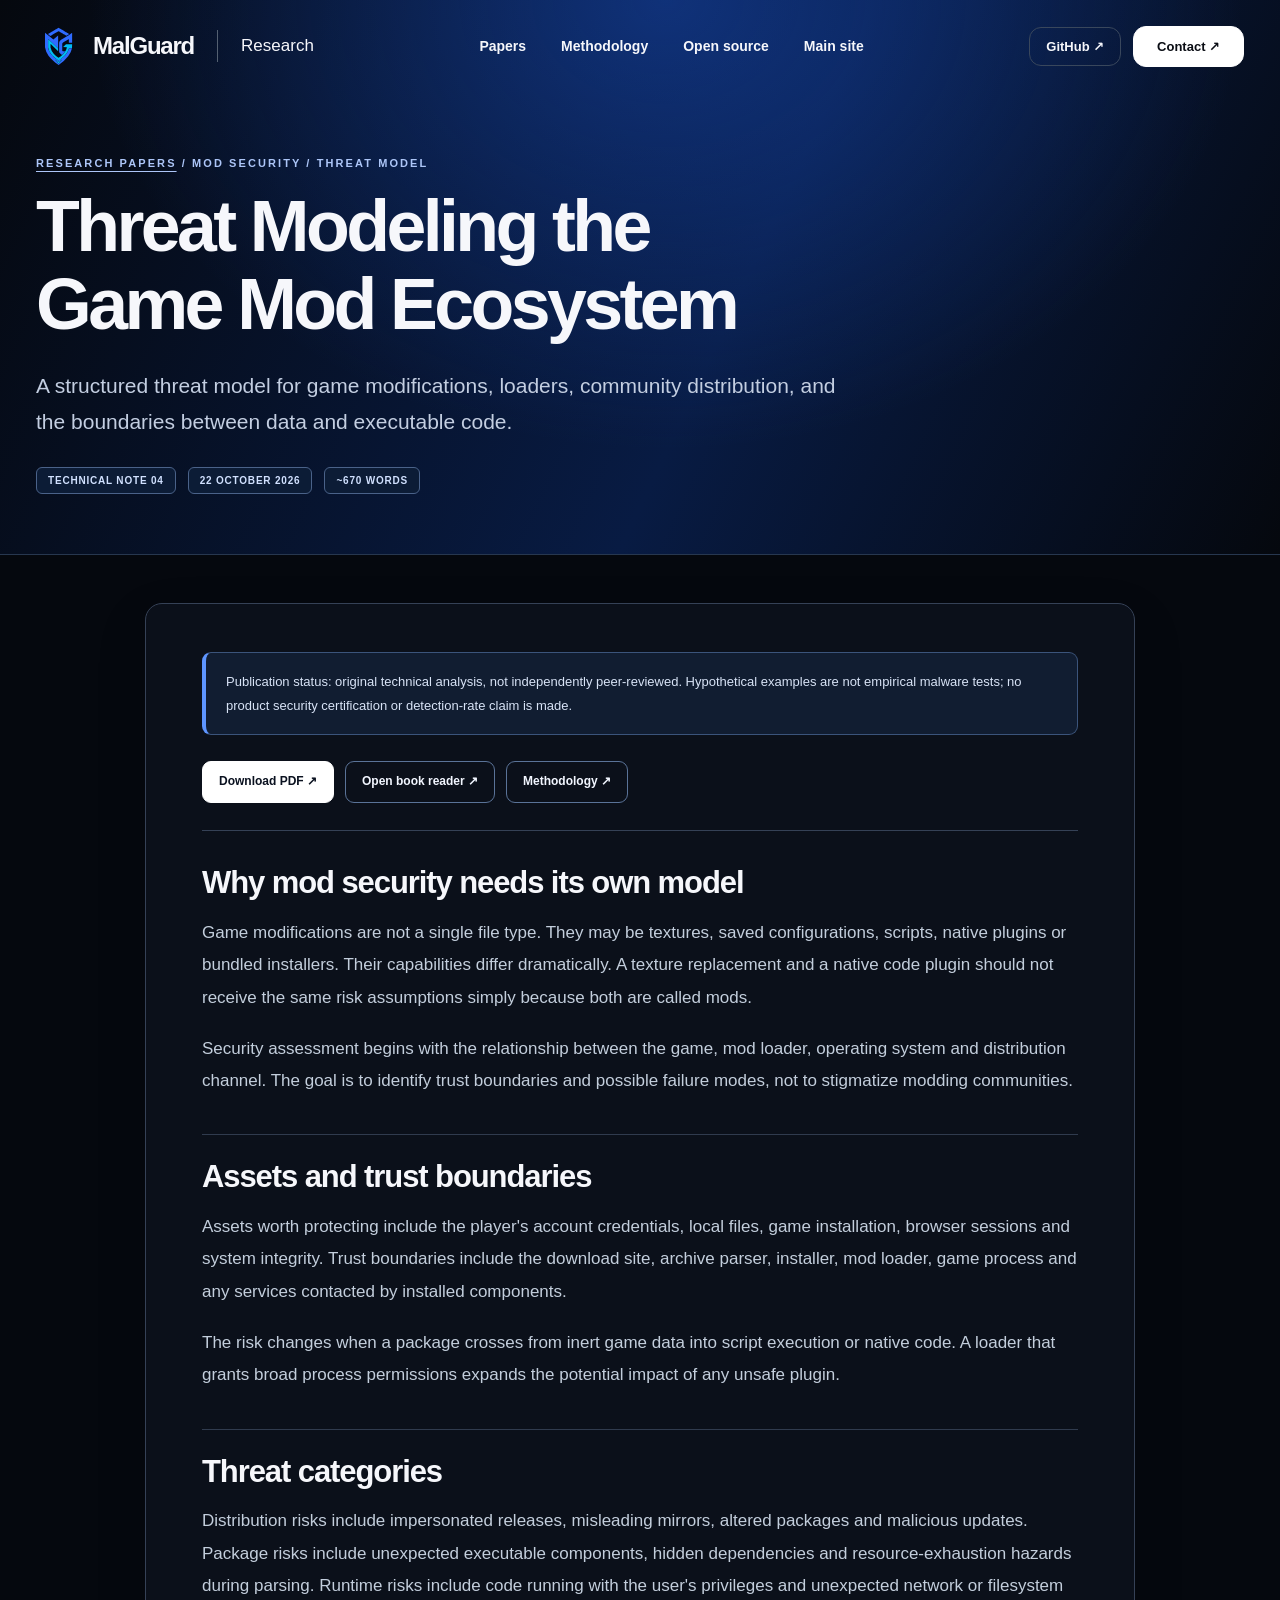
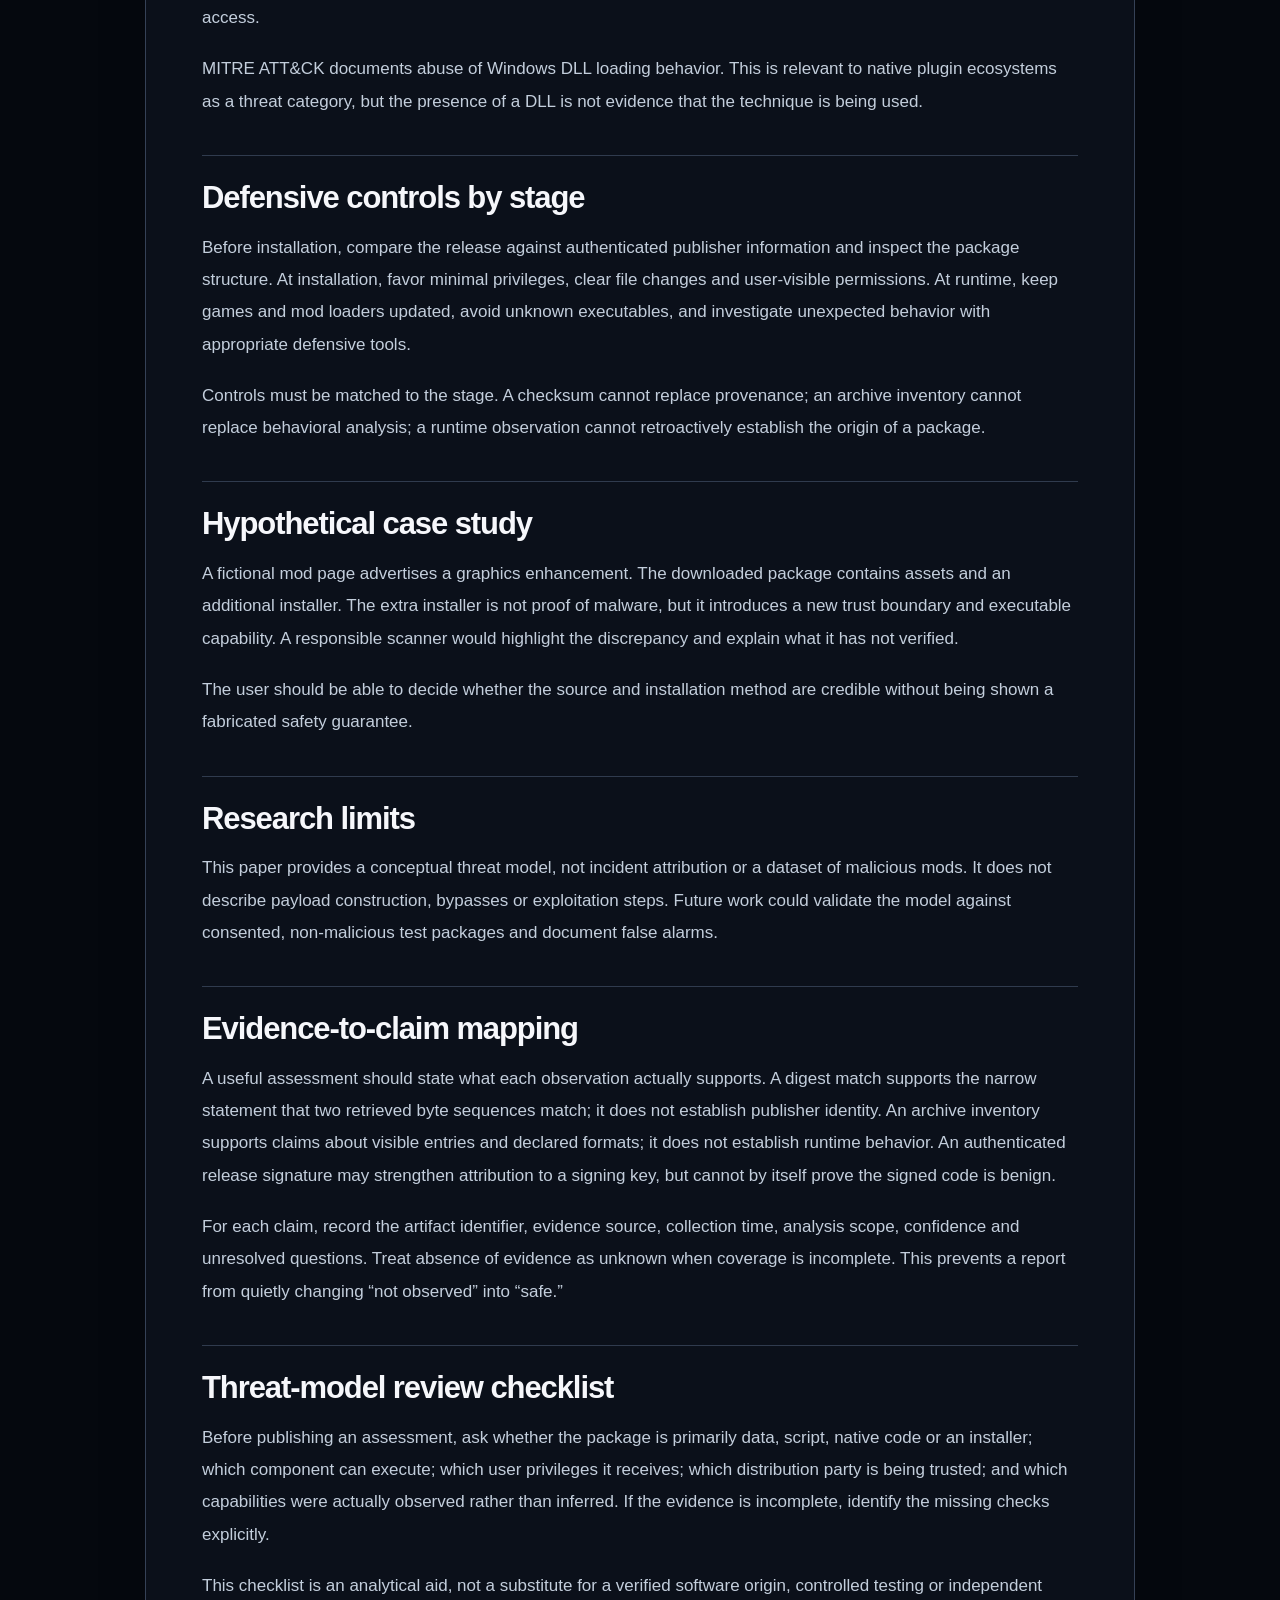
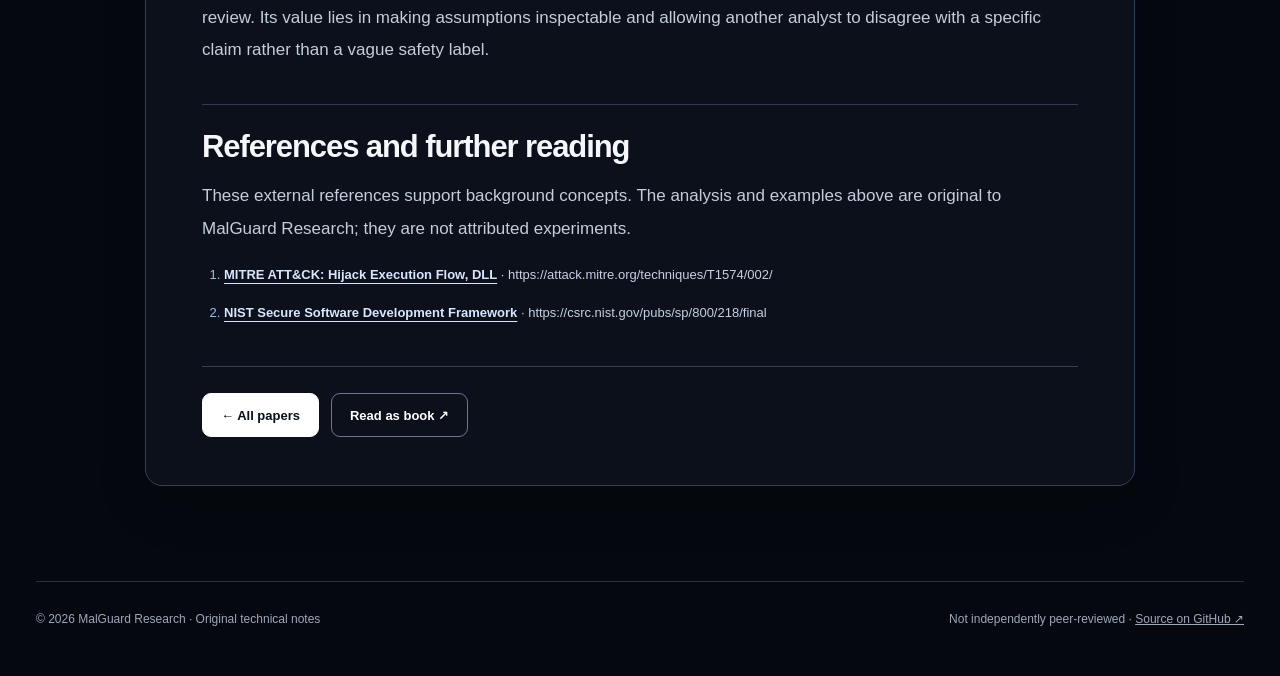
<file: papers/game-mod-threat-model.html>
<!doctype html><html lang="en"><head><meta charset="utf-8"><meta name="viewport" content="width=device-width,initial-scale=1"><meta name="theme-color" content="#05080e"><meta name="description" content="A structured threat model for game modifications, loaders, community distribution, and the boundaries between data and executable code."><title>Threat Modeling the Game Mod Ecosystem | MalGuard Research</title><link rel="canonical" href="https://research.malguard.site/papers/game-mod-threat-model.html"><link rel="icon" href="/assets/malguard-logo.svg" type="image/svg+xml"><link rel="stylesheet" href="/assets/research-unified-20261021.css?v=20261022"></head><body class="detail-page"><div class="detail-hero"><div class="home-wrap"><header class="research-header"><a class="research-brand" href="/" aria-label="MalGuard Research home"><img src="/assets/malguard-logo.svg" alt="" width="45" height="45">MalGuard <span class="brand-divider"></span><span class="brand-suffix">Research</span></a><nav class="research-nav" aria-label="Primary navigation"><a href="/#papers">Papers</a><a href="/methodology.html">Methodology</a><a href="https://github.com/MalGuard/malguard-research">Open source</a><a href="https://malguard.site/">Main site</a></nav><div class="nav-actions"><a class="nav-source" href="https://github.com/MalGuard/malguard-research">GitHub ↗</a><a class="nav-contact" href="https://github.com/MalGuard/malguard-research/issues">Contact ↗</a></div></header><main><div class="detail-eyebrow"><a href="/#papers">RESEARCH PAPERS</a> / MOD SECURITY / THREAT MODEL</div><h1 class="detail-title">Threat Modeling the Game Mod Ecosystem</h1><p class="detail-lead">A structured threat model for game modifications, loaders, community distribution, and the boundaries between data and executable code.</p><div class="detail-meta"><span>TECHNICAL NOTE 04</span><span>22 OCTOBER 2026</span><span>~670 WORDS</span></div></main></div></div><div class="detail-content"><article class="detail-card"><div class="warning">Publication status: original technical analysis, not independently peer-reviewed. Hypothetical examples are not empirical malware tests; no product security certification or detection-rate claim is made.</div><div class="paper-toolbar"><a class="paper-pdf" href="/pdfs/game-mod-threat-model.pdf" type="application/pdf">Download PDF ↗</a><a href="/reader.html?paper=game-mod-threat-model">Open book reader ↗</a><a href="/methodology.html">Methodology ↗</a></div><section><h2>Why mod security needs its own model</h2><p>Game modifications are not a single file type. They may be textures, saved configurations, scripts, native plugins or bundled installers. Their capabilities differ dramatically. A texture replacement and a native code plugin should not receive the same risk assumptions simply because both are called mods.</p><p>Security assessment begins with the relationship between the game, mod loader, operating system and distribution channel. The goal is to identify trust boundaries and possible failure modes, not to stigmatize modding communities.</p></section><section><h2>Assets and trust boundaries</h2><p>Assets worth protecting include the player's account credentials, local files, game installation, browser sessions and system integrity. Trust boundaries include the download site, archive parser, installer, mod loader, game process and any services contacted by installed components.</p><p>The risk changes when a package crosses from inert game data into script execution or native code. A loader that grants broad process permissions expands the potential impact of any unsafe plugin.</p></section><section><h2>Threat categories</h2><p>Distribution risks include impersonated releases, misleading mirrors, altered packages and malicious updates. Package risks include unexpected executable components, hidden dependencies and resource-exhaustion hazards during parsing. Runtime risks include code running with the user's privileges and unexpected network or filesystem access.</p><p>MITRE ATT&amp;CK documents abuse of Windows DLL loading behavior. This is relevant to native plugin ecosystems as a threat category, but the presence of a DLL is not evidence that the technique is being used.</p></section><section><h2>Defensive controls by stage</h2><p>Before installation, compare the release against authenticated publisher information and inspect the package structure. At installation, favor minimal privileges, clear file changes and user-visible permissions. At runtime, keep games and mod loaders updated, avoid unknown executables, and investigate unexpected behavior with appropriate defensive tools.</p><p>Controls must be matched to the stage. A checksum cannot replace provenance; an archive inventory cannot replace behavioral analysis; a runtime observation cannot retroactively establish the origin of a package.</p></section><section><h2>Hypothetical case study</h2><p>A fictional mod page advertises a graphics enhancement. The downloaded package contains assets and an additional installer. The extra installer is not proof of malware, but it introduces a new trust boundary and executable capability. A responsible scanner would highlight the discrepancy and explain what it has not verified.</p><p>The user should be able to decide whether the source and installation method are credible without being shown a fabricated safety guarantee.</p></section><section><h2>Research limits</h2><p>This paper provides a conceptual threat model, not incident attribution or a dataset of malicious mods. It does not describe payload construction, bypasses or exploitation steps. Future work could validate the model against consented, non-malicious test packages and document false alarms.</p></section><section><h2>Evidence-to-claim mapping</h2><p>A useful assessment should state what each observation actually supports. A digest match supports the narrow statement that two retrieved byte sequences match; it does not establish publisher identity. An archive inventory supports claims about visible entries and declared formats; it does not establish runtime behavior. An authenticated release signature may strengthen attribution to a signing key, but cannot by itself prove the signed code is benign.</p><p>For each claim, record the artifact identifier, evidence source, collection time, analysis scope, confidence and unresolved questions. Treat absence of evidence as unknown when coverage is incomplete. This prevents a report from quietly changing “not observed” into “safe.”</p></section><section><h2>Threat-model review checklist</h2><p>Before publishing an assessment, ask whether the package is primarily data, script, native code or an installer; which component can execute; which user privileges it receives; which distribution party is being trusted; and which capabilities were actually observed rather than inferred. If the evidence is incomplete, identify the missing checks explicitly.</p><p>This checklist is an analytical aid, not a substitute for a verified software origin, controlled testing or independent review. Its value lies in making assumptions inspectable and allowing another analyst to disagree with a specific claim rather than a vague safety label.</p></section><section class="references"><h2>References and further reading</h2><p>These external references support background concepts. The analysis and examples above are original to MalGuard Research; they are not attributed experiments.</p><ol><li><a href="https://attack.mitre.org/techniques/T1574/002/" rel="noopener noreferrer" target="_blank">MITRE ATT&amp;CK: Hijack Execution Flow, DLL</a> · https://attack.mitre.org/techniques/T1574/002/</li><li><a href="https://csrc.nist.gov/pubs/sp/800/218/final" rel="noopener noreferrer" target="_blank">NIST Secure Software Development Framework</a> · https://csrc.nist.gov/pubs/sp/800/218/final</li></ol></section><div class="detail-links"><a href="/#papers">← All papers</a><a href="/reader.html?paper=game-mod-threat-model">Read as book ↗</a></div></article></div><div class="home-wrap"><footer class="home-footer"><span>© 2026 MalGuard Research · Original technical notes</span><span>Not independently peer-reviewed · <a href="https://github.com/MalGuard/malguard-research">Source on GitHub ↗</a></span></footer></div></body></html>
</file>
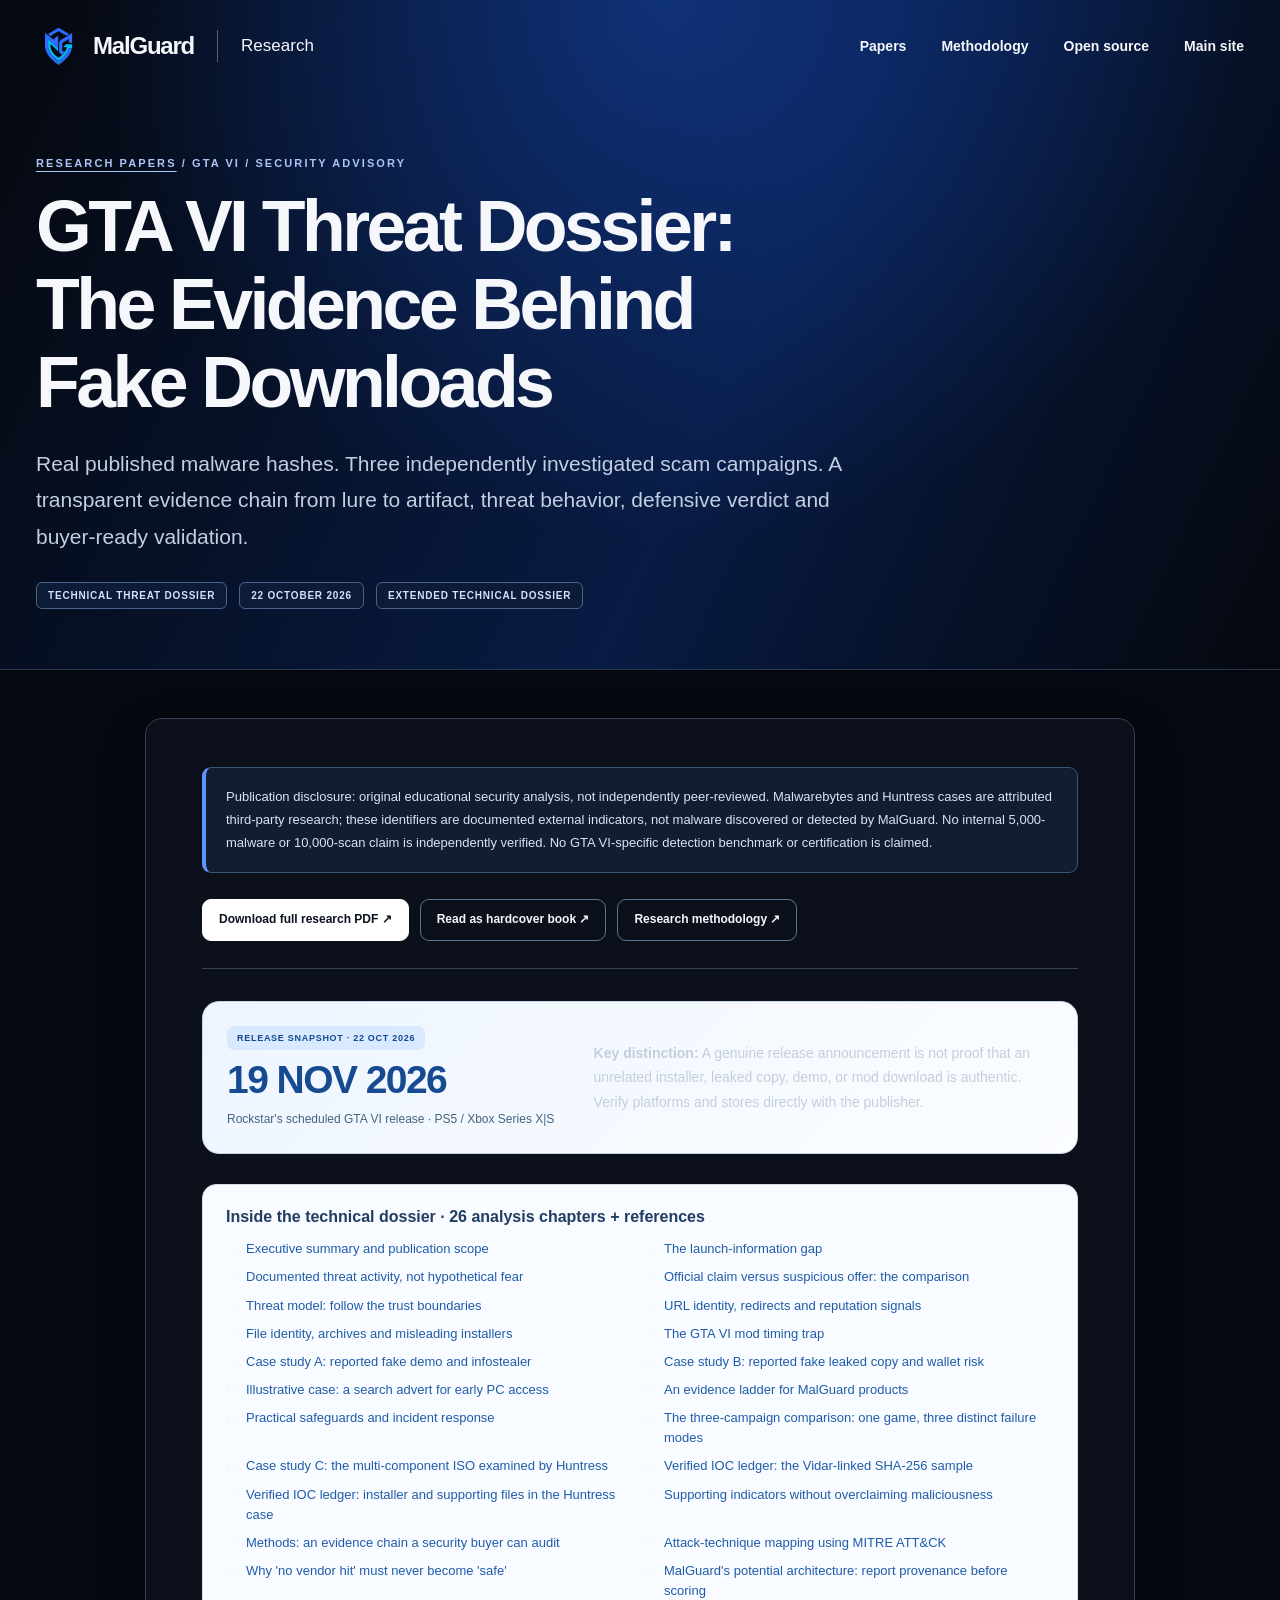
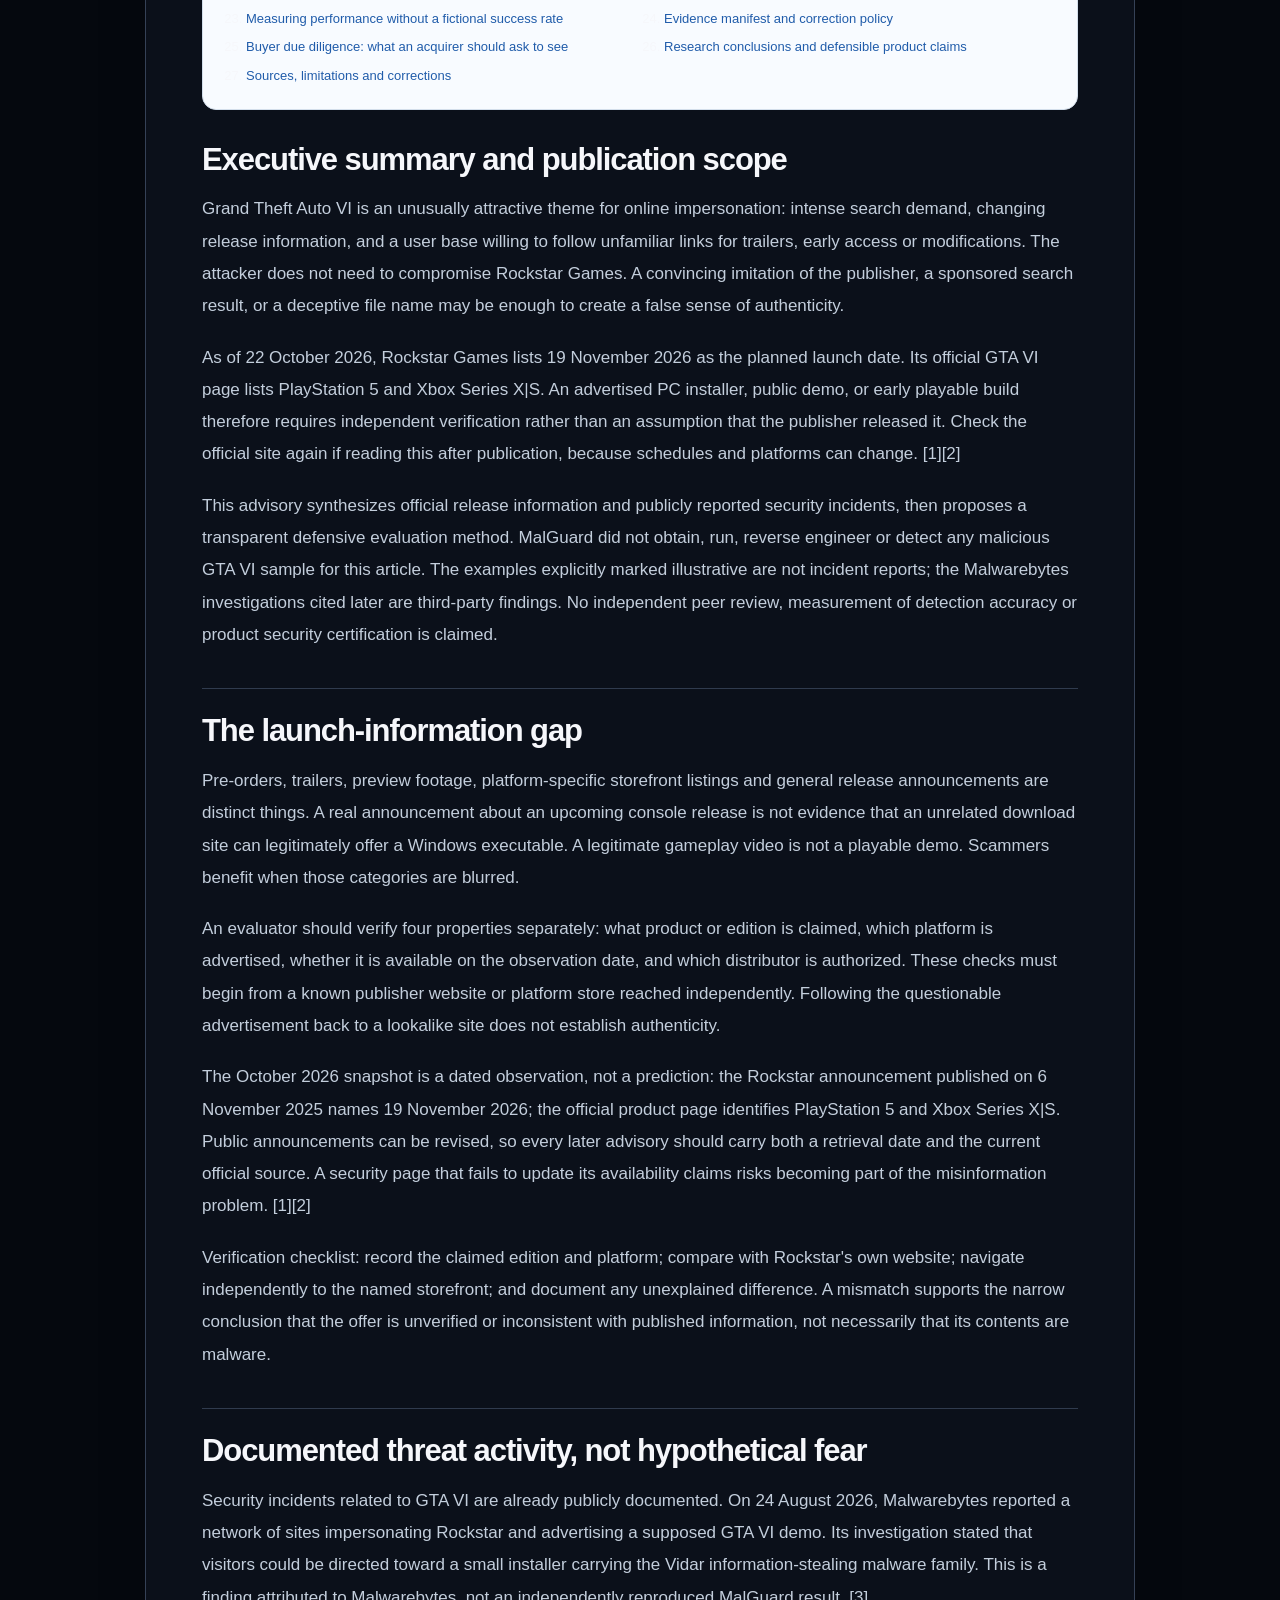
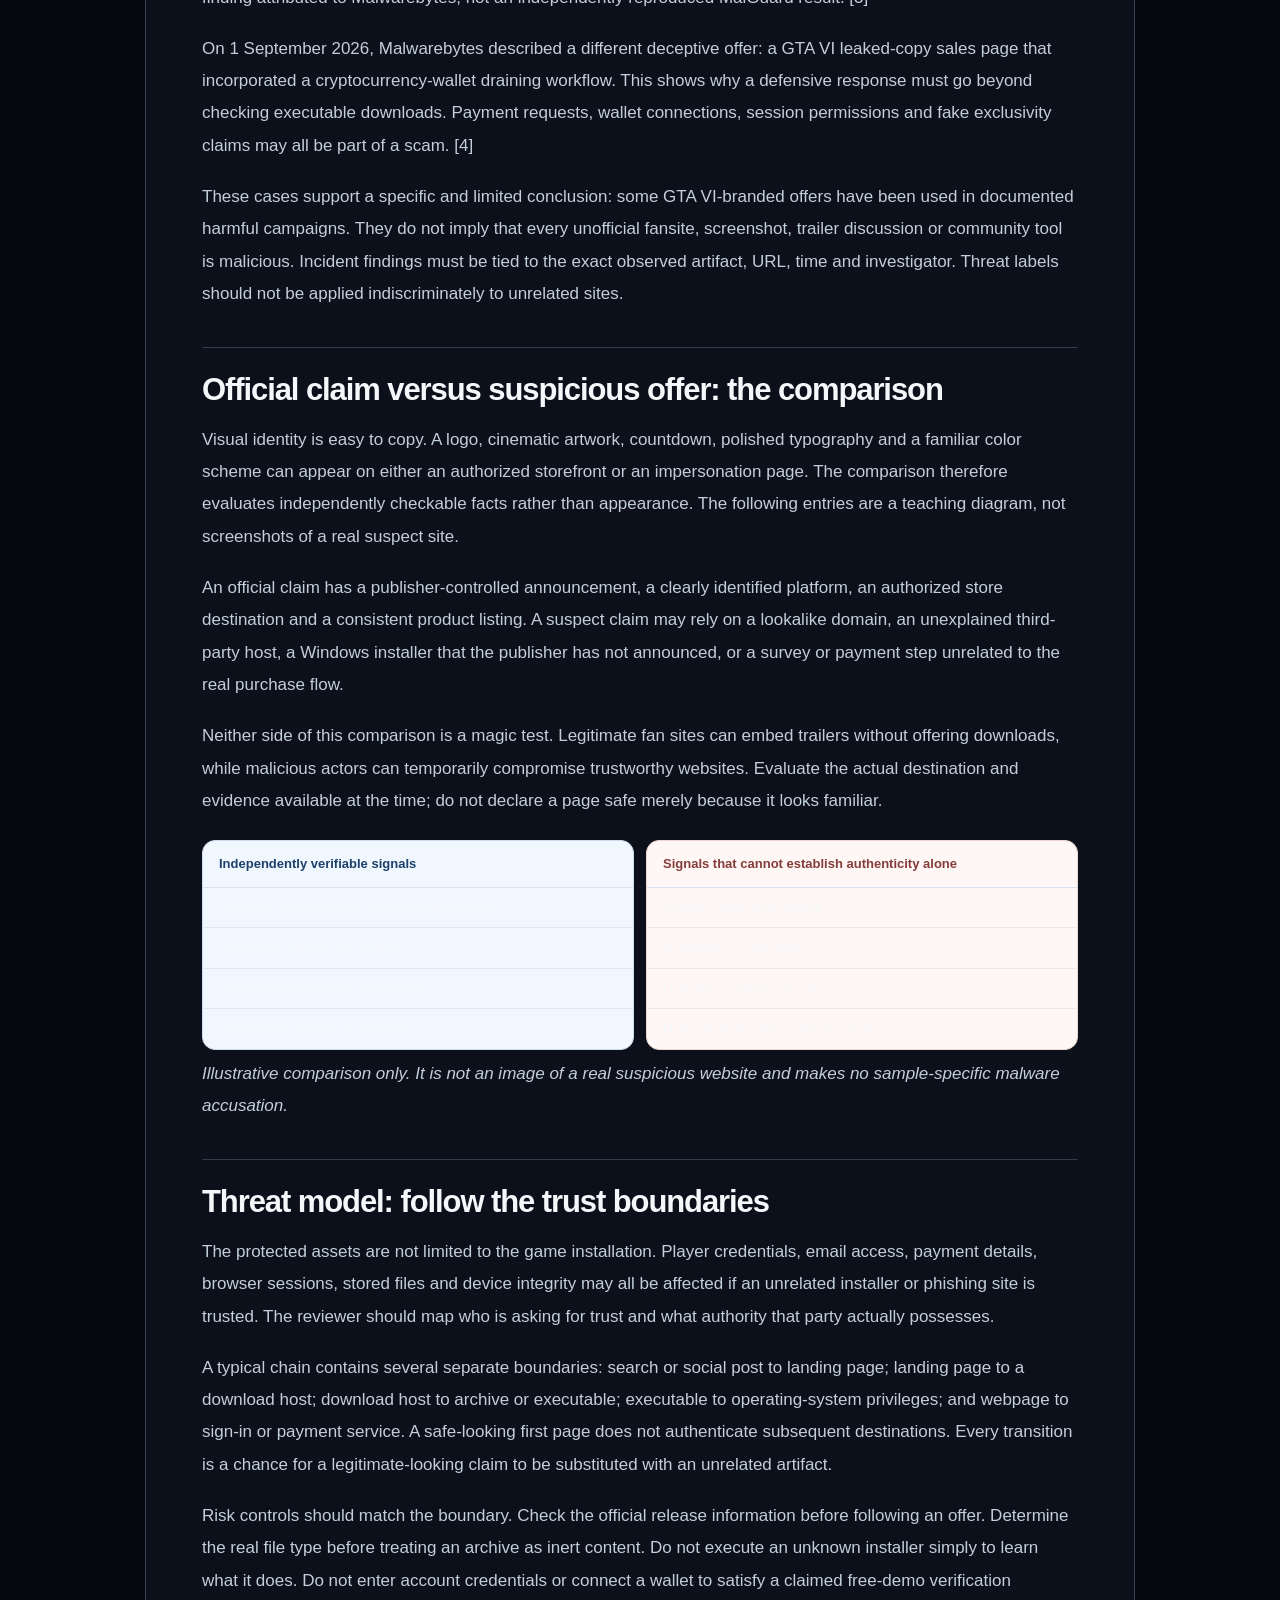
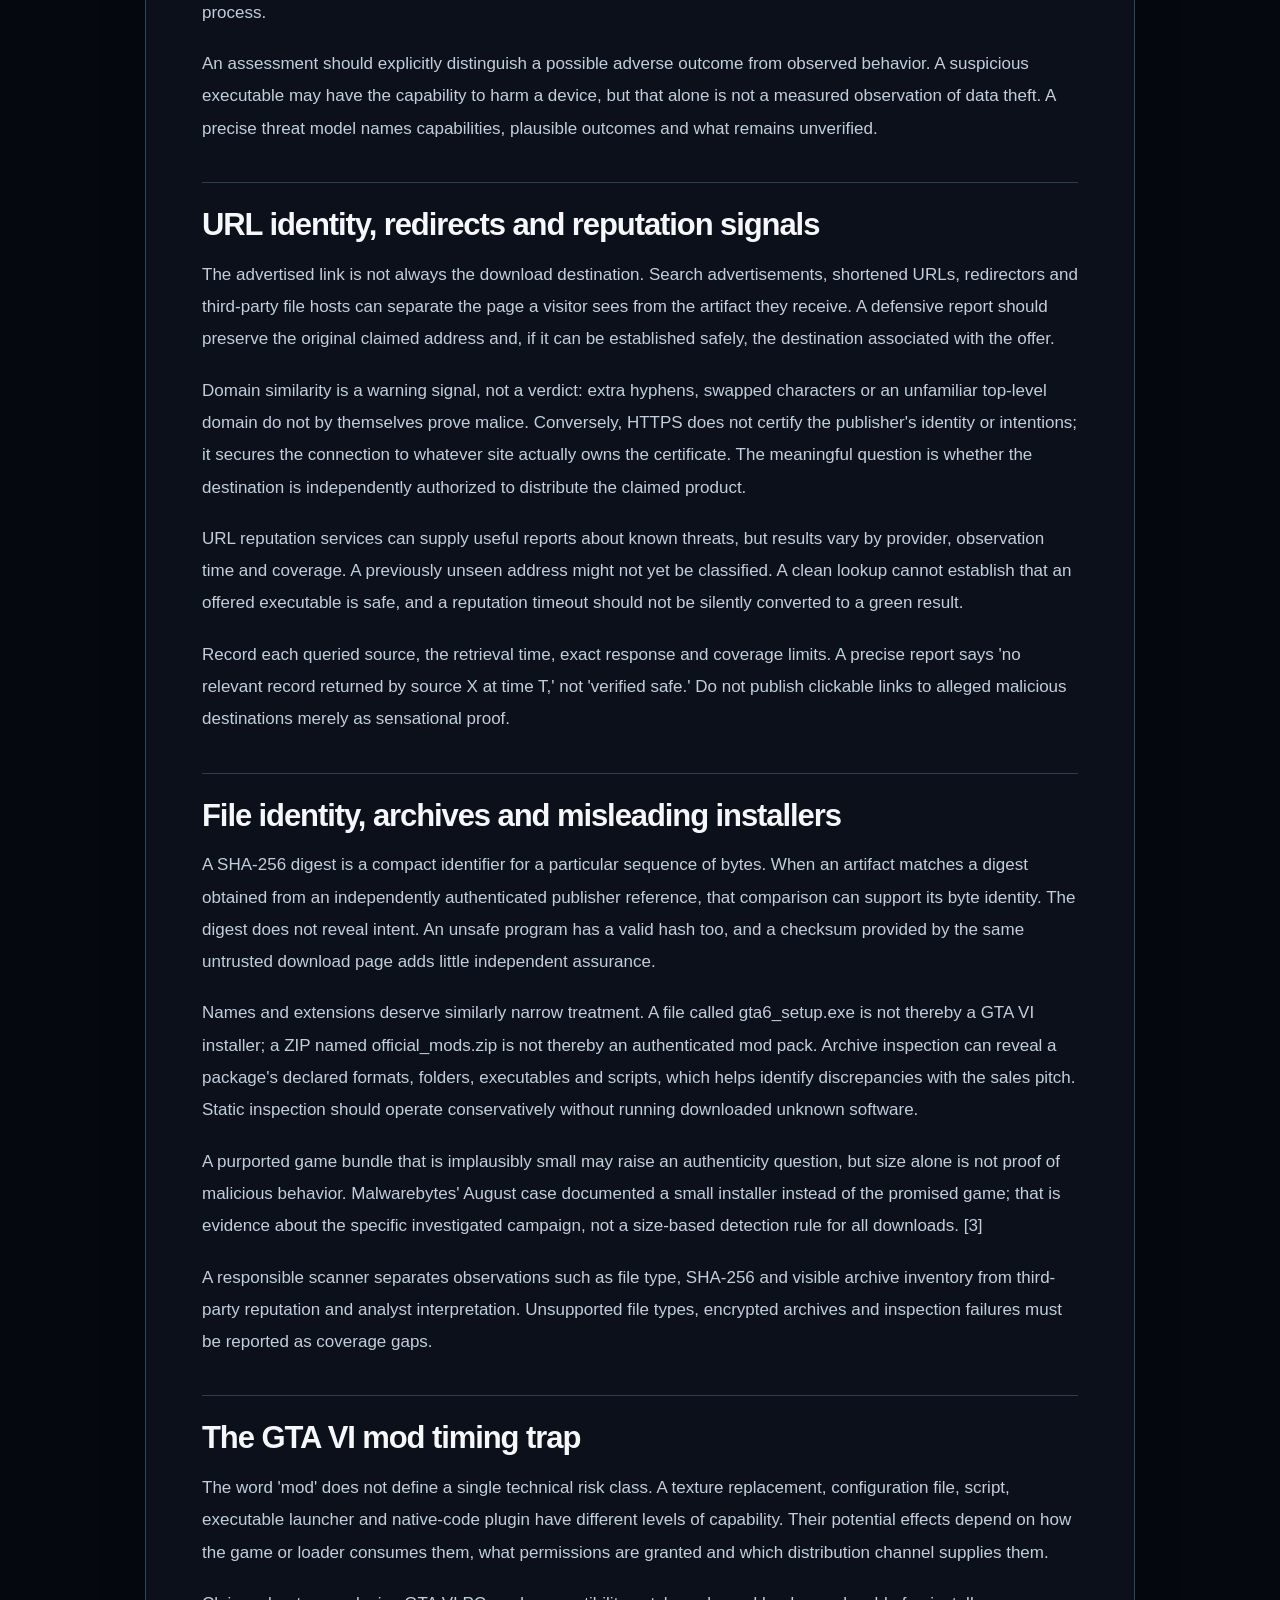
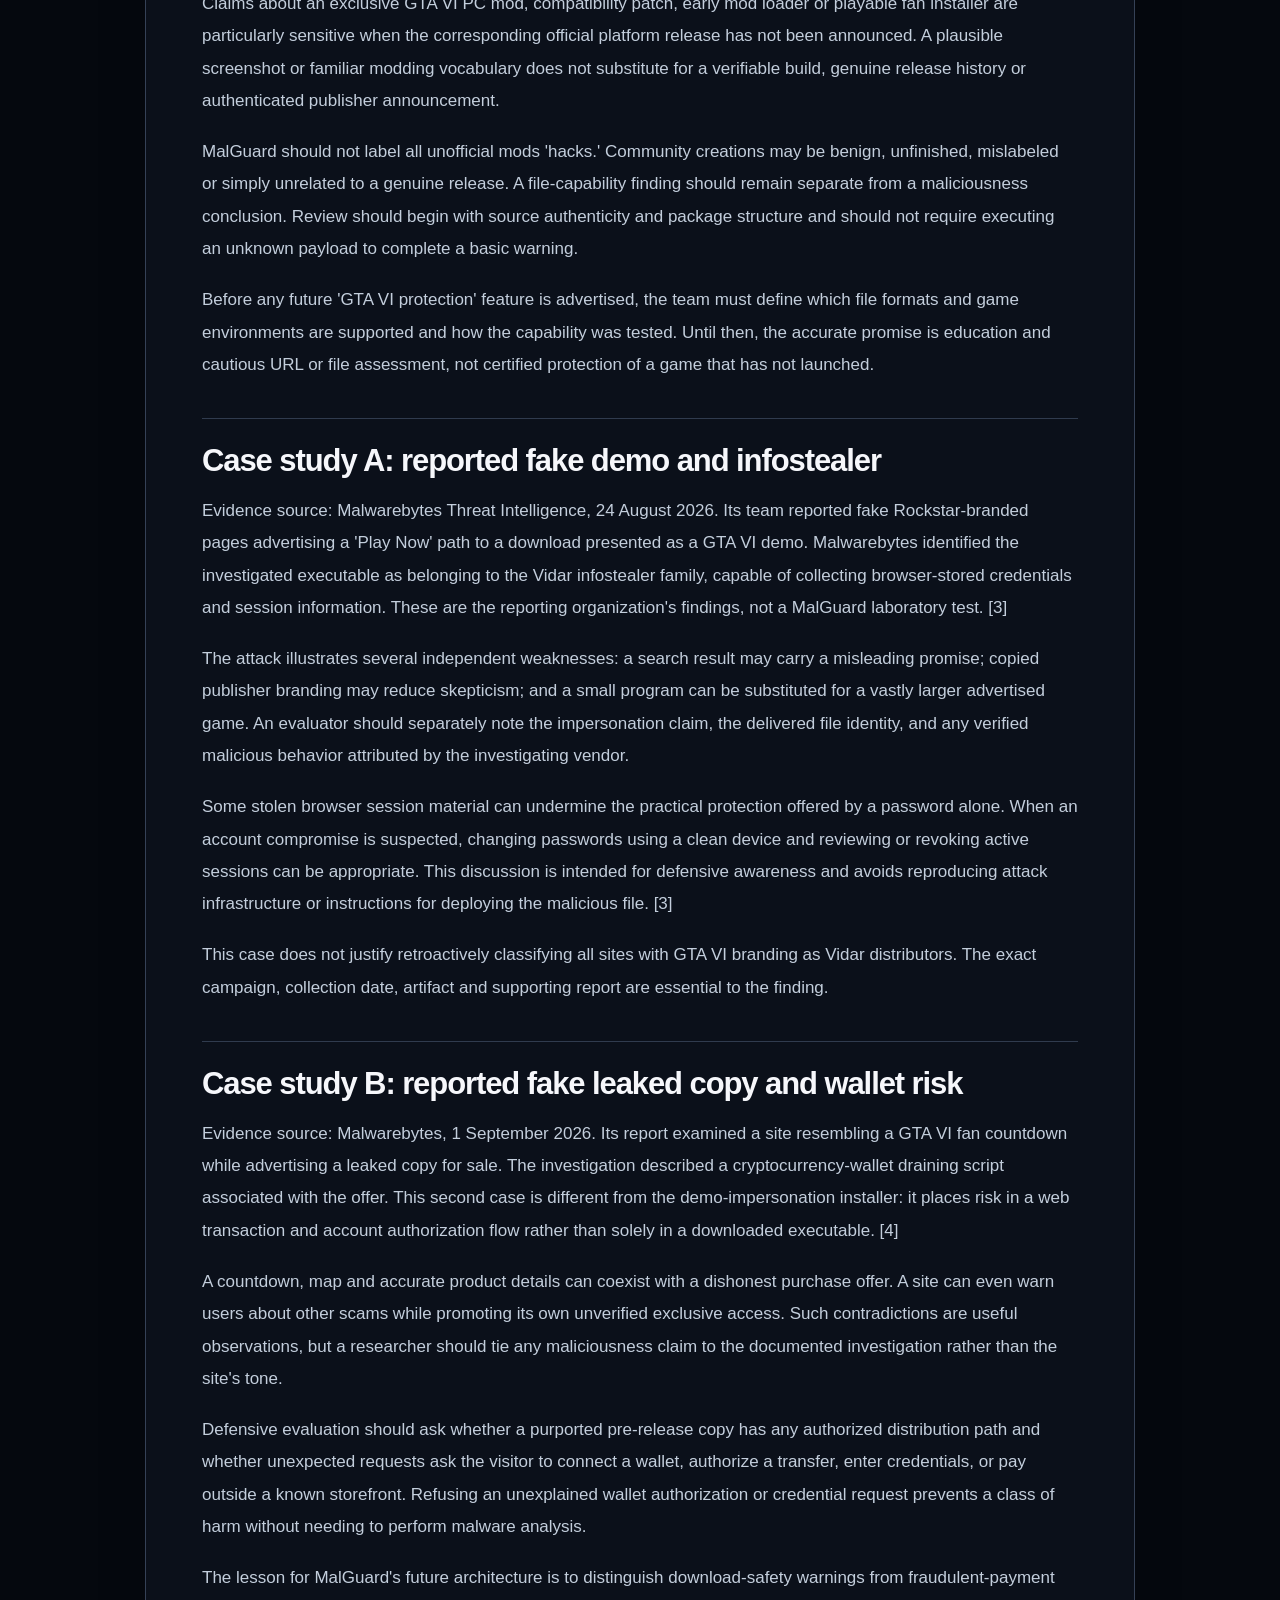
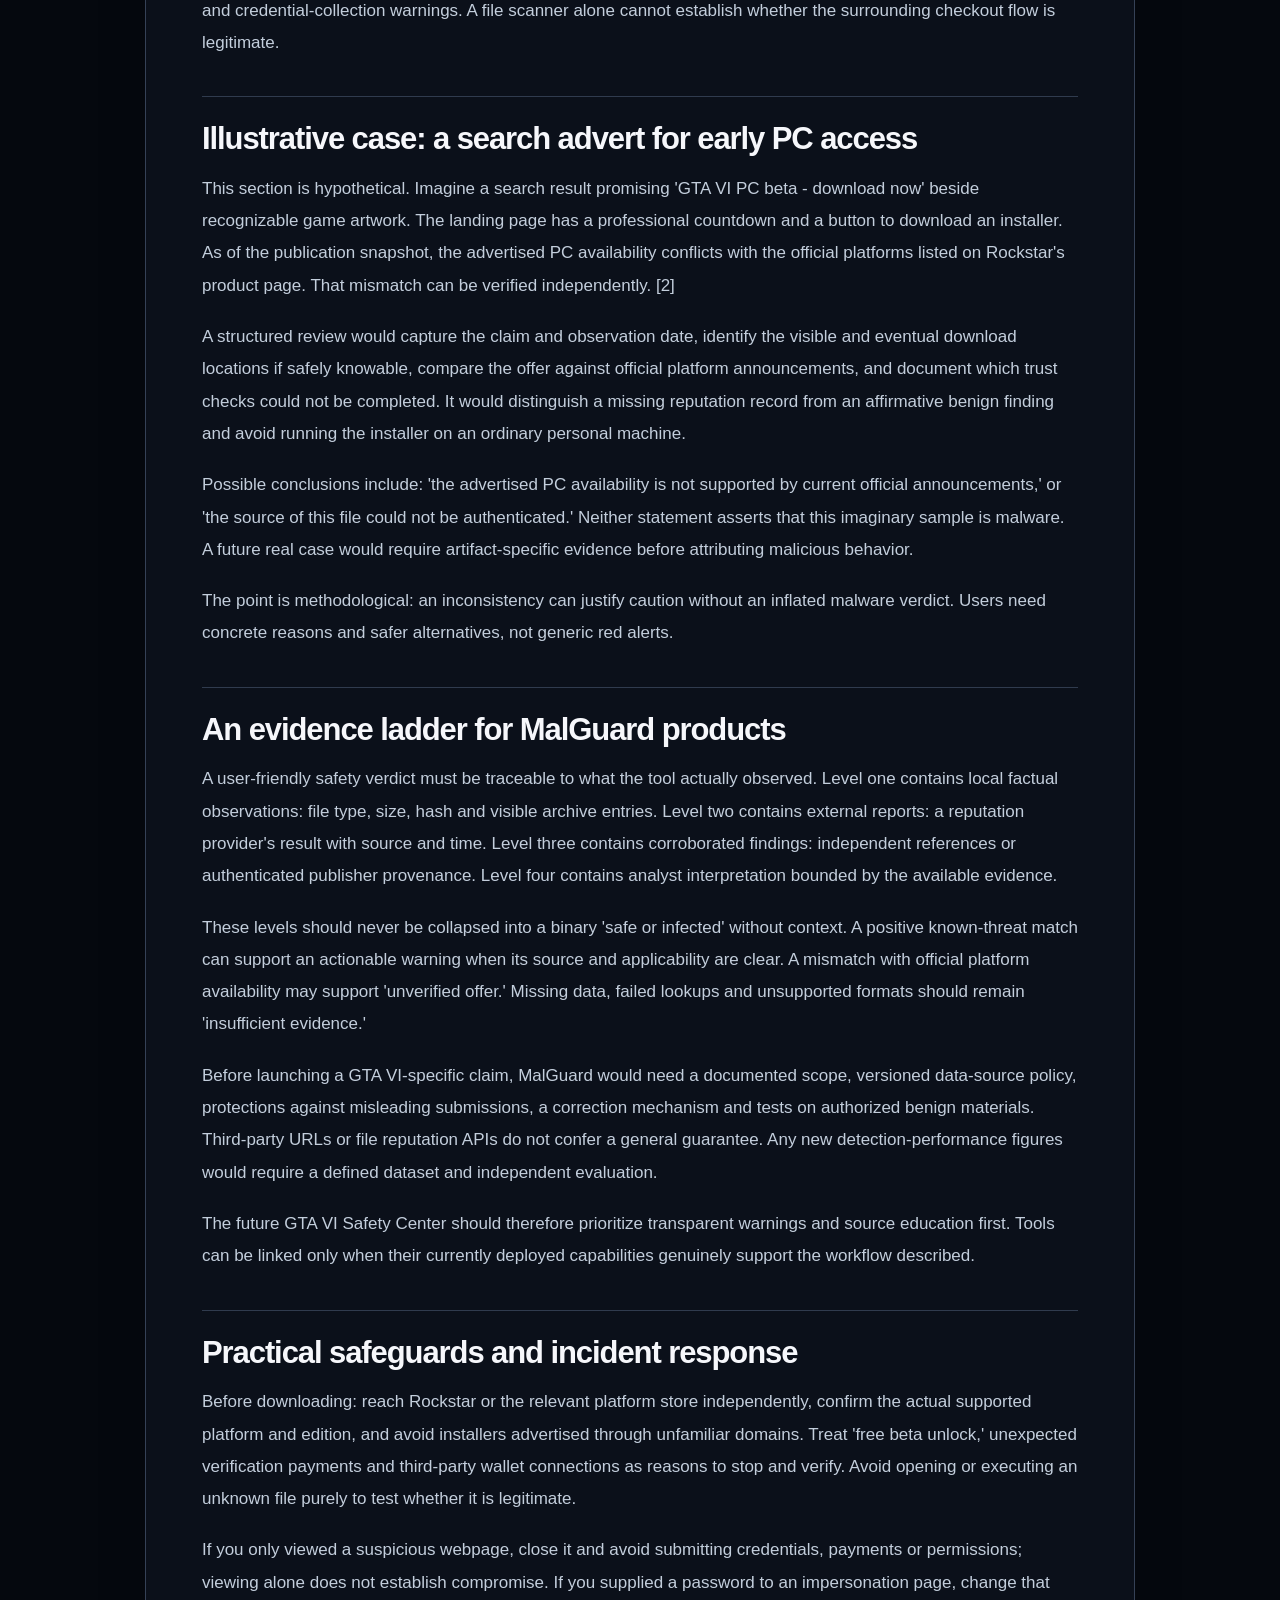
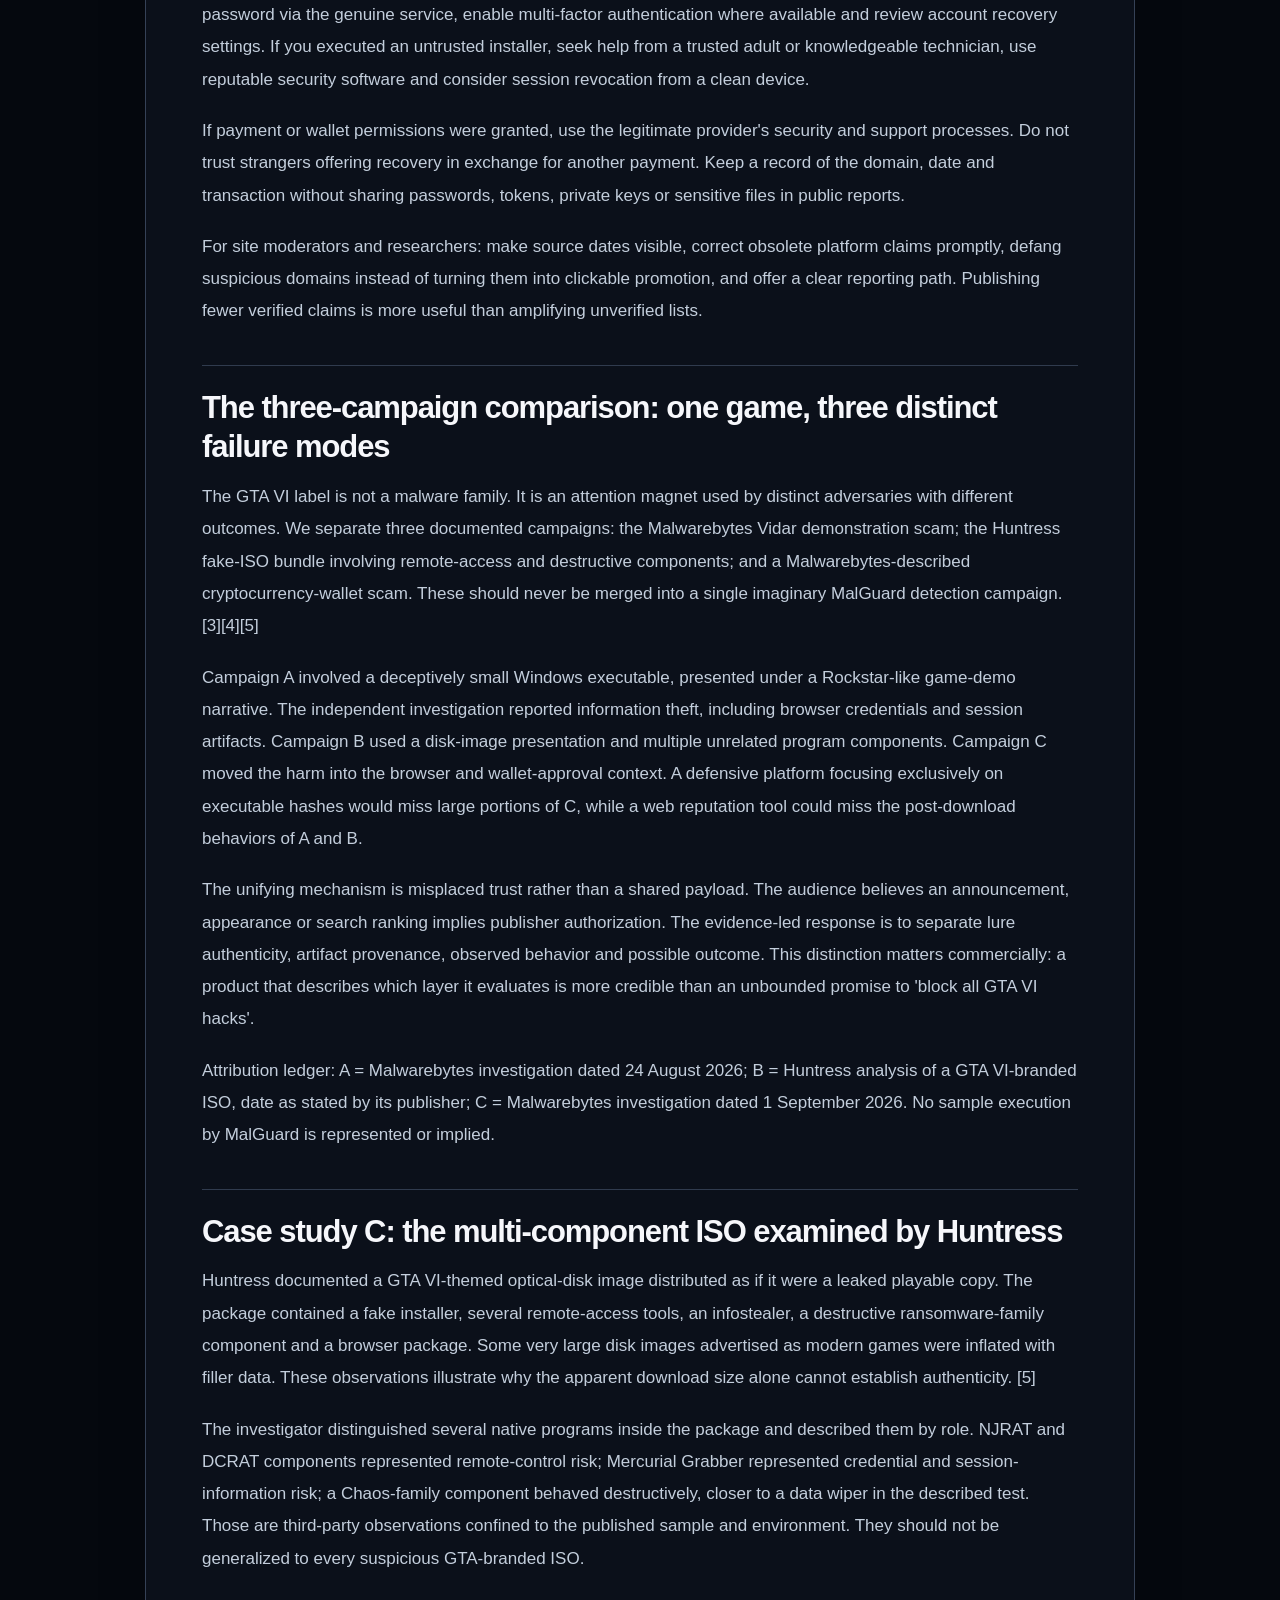
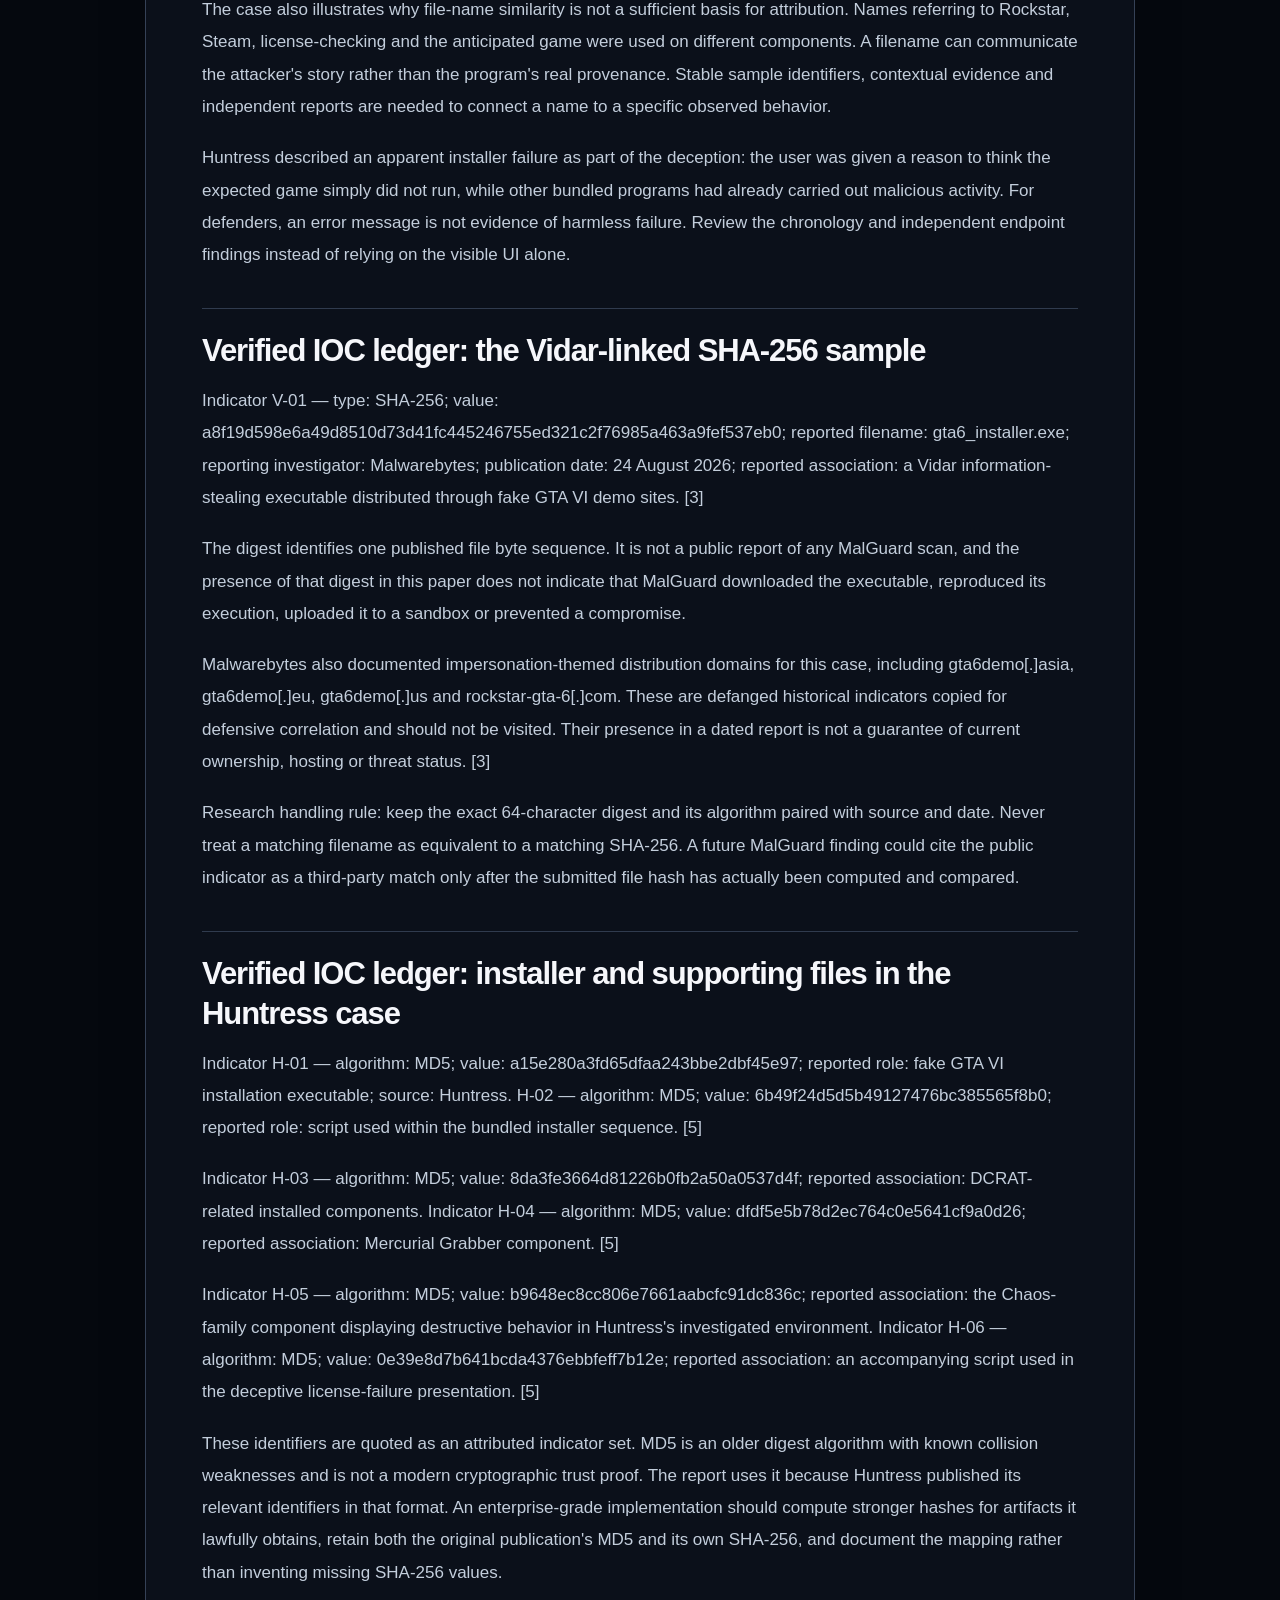
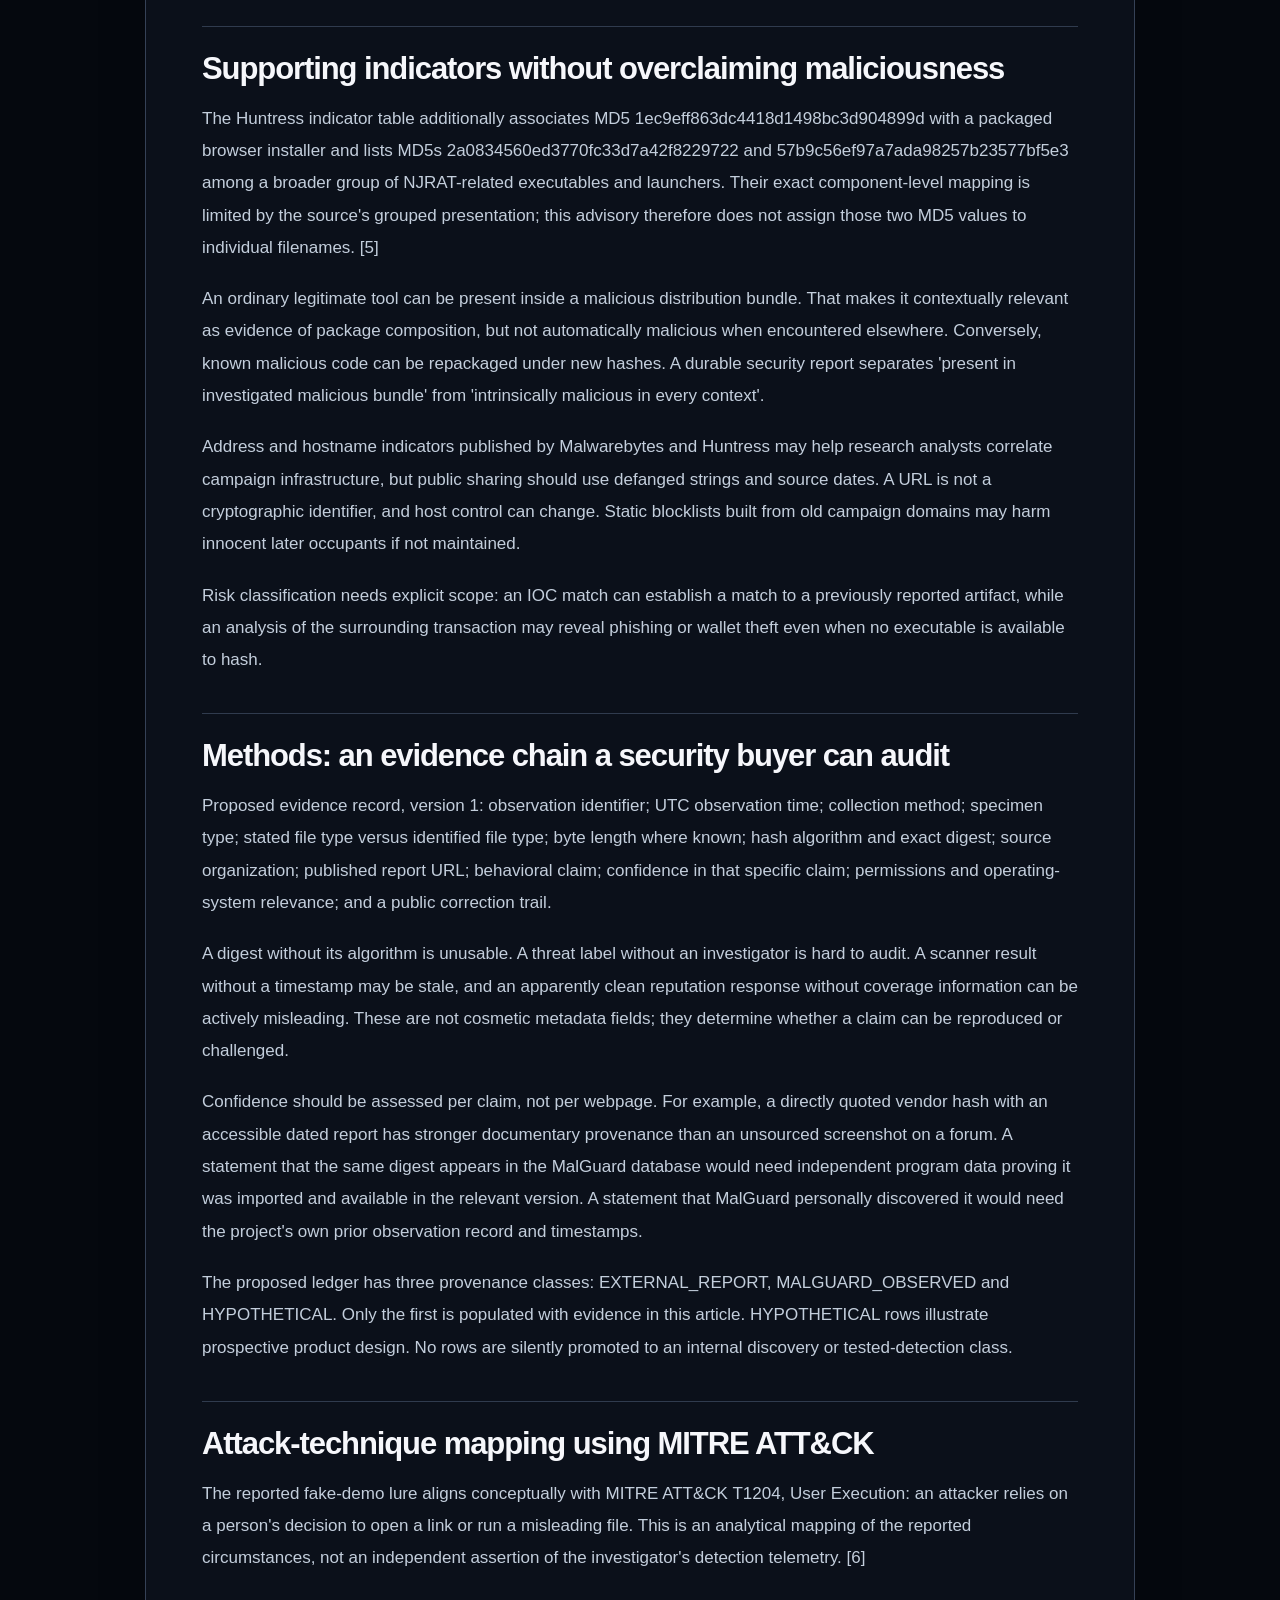
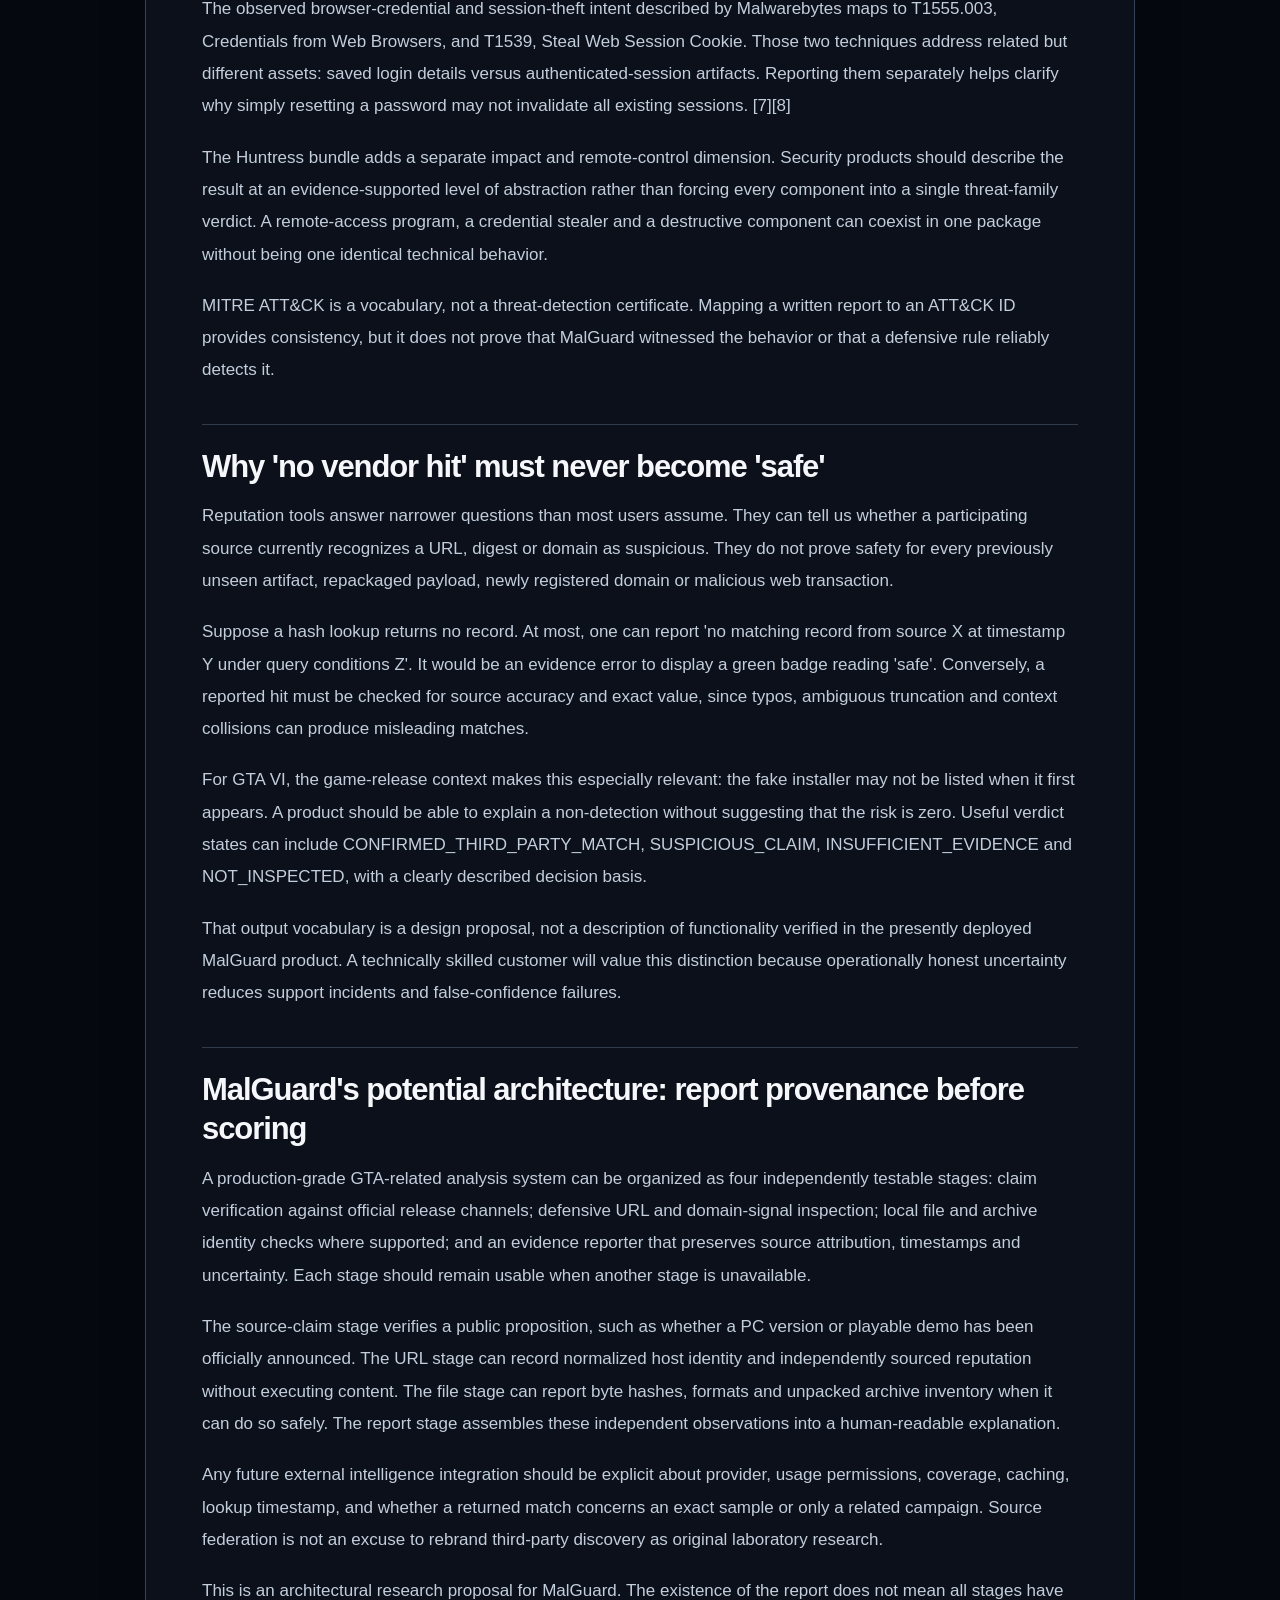
<file: papers/gta6-fake-downloads-trust.html>
<!doctype html><html lang="en"><head><meta charset="utf-8"><meta name="viewport" content="width=device-width,initial-scale=1"><meta name="theme-color" content="#05080e"><meta name="description" content="Expanded GTA VI threat intelligence dossier: attributed SHA-256 and MD5 indicators from Malwarebytes and Huntress, three attack cases, MITRE ATT&CK mapping, evidence provenance and proposed MalGuard evaluation methods."><title>GTA VI Threat Dossier: Real Malware Hashes, Fake Installers & Trust Evidence | MalGuard Research</title><link rel="canonical" href="https://research.malguard.site/papers/gta6-fake-downloads-trust.html"><link rel="icon" href="/assets/malguard-logo.svg" type="image/svg+xml"><link rel="stylesheet" href="/assets/research-unified-20261021.css?v=20261022"><link rel="stylesheet" href="/assets/gta6-advisory.css?v=1"></head><body class="detail-page"><div class="detail-hero"><div class="home-wrap"><header class="research-header"><a class="research-brand" href="/" aria-label="MalGuard Research home"><img src="/assets/malguard-logo.svg" alt="" width="45" height="45">MalGuard <span class="brand-divider"></span><span class="brand-suffix">Research</span></a><nav class="research-nav" aria-label="Primary navigation"><a href="/#papers">Papers</a><a href="/methodology.html">Methodology</a><a href="https://github.com/MalGuard/malguard-research">Open source</a><a href="https://malguard.site/">Main site</a></nav></header><main><div class="detail-eyebrow"><a href="/#papers">RESEARCH PAPERS</a> / GTA VI / SECURITY ADVISORY</div><h1 class="detail-title">GTA VI Threat Dossier: The Evidence Behind Fake Downloads</h1><p class="detail-lead">Real published malware hashes. Three independently investigated scam campaigns. A transparent evidence chain from lure to artifact, threat behavior, defensive verdict and buyer-ready validation.</p><div class="detail-meta"><span>TECHNICAL THREAT DOSSIER</span><span>22 OCTOBER 2026</span><span>EXTENDED TECHNICAL DOSSIER</span></div></main></div></div><div class="detail-content"><article class="detail-card"><div class="warning">Publication disclosure: original educational security analysis, not independently peer-reviewed. Malwarebytes and Huntress cases are attributed third-party research; these identifiers are documented external indicators, not malware discovered or detected by MalGuard. No internal 5,000-malware or 10,000-scan claim is independently verified. No GTA VI-specific detection benchmark or certification is claimed.</div><div class="paper-toolbar"><a class="paper-pdf" href="/pdfs/gta6-fake-downloads-trust.pdf" type="application/pdf">Download full research PDF ↗</a><a href="/reader.html?paper=gta6-fake-downloads-trust">Read as hardcover book ↗</a><a href="/methodology.html">Research methodology ↗</a></div><div class="gta6-overview"><div><span class="gta6-chip">RELEASE SNAPSHOT · 22 OCT 2026</span><strong>19 NOV 2026</strong><small>Rockstar's scheduled GTA VI release · PS5 / Xbox Series X|S</small></div><p><b>Key distinction:</b> A genuine release announcement is not proof that an unrelated installer, leaked copy, demo, or mod download is authentic. Verify platforms and stores directly with the publisher.</p></div><nav class="gta6-toc" aria-label="Technical dossier contents"><strong>Inside the technical dossier · 26 analysis chapters + references</strong><ol><li><a href="#chapter-1">Executive summary and publication scope</a></li><li><a href="#chapter-2">The launch-information gap</a></li><li><a href="#chapter-3">Documented threat activity, not hypothetical fear</a></li><li><a href="#chapter-4">Official claim versus suspicious offer: the comparison</a></li><li><a href="#chapter-5">Threat model: follow the trust boundaries</a></li><li><a href="#chapter-6">URL identity, redirects and reputation signals</a></li><li><a href="#chapter-7">File identity, archives and misleading installers</a></li><li><a href="#chapter-8">The GTA VI mod timing trap</a></li><li><a href="#chapter-9">Case study A: reported fake demo and infostealer</a></li><li><a href="#chapter-10">Case study B: reported fake leaked copy and wallet risk</a></li><li><a href="#chapter-11">Illustrative case: a search advert for early PC access</a></li><li><a href="#chapter-12">An evidence ladder for MalGuard products</a></li><li><a href="#chapter-13">Practical safeguards and incident response</a></li><li><a href="#chapter-14">The three-campaign comparison: one game, three distinct failure modes</a></li><li><a href="#chapter-15">Case study C: the multi-component ISO examined by Huntress</a></li><li><a href="#chapter-16">Verified IOC ledger: the Vidar-linked SHA-256 sample</a></li><li><a href="#chapter-17">Verified IOC ledger: installer and supporting files in the Huntress case</a></li><li><a href="#chapter-18">Supporting indicators without overclaiming maliciousness</a></li><li><a href="#chapter-19">Methods: an evidence chain a security buyer can audit</a></li><li><a href="#chapter-20">Attack-technique mapping using MITRE ATT&amp;CK</a></li><li><a href="#chapter-21">Why 'no vendor hit' must never become 'safe'</a></li><li><a href="#chapter-22">MalGuard's potential architecture: report provenance before scoring</a></li><li><a href="#chapter-23">Measuring performance without a fictional success rate</a></li><li><a href="#chapter-24">Evidence manifest and correction policy</a></li><li><a href="#chapter-25">Buyer due diligence: what an acquirer should ask to see</a></li><li><a href="#chapter-26">Research conclusions and defensible product claims</a></li><li><a href="#chapter-27">Sources, limitations and corrections</a></li></ol></nav><section id="chapter-1"><h2>Executive summary and publication scope</h2><p>Grand Theft Auto VI is an unusually attractive theme for online impersonation: intense search demand, changing release information, and a user base willing to follow unfamiliar links for trailers, early access or modifications. The attacker does not need to compromise Rockstar Games. A convincing imitation of the publisher, a sponsored search result, or a deceptive file name may be enough to create a false sense of authenticity.</p><p>As of 22 October 2026, Rockstar Games lists 19 November 2026 as the planned launch date. Its official GTA VI page lists PlayStation 5 and Xbox Series X|S. An advertised PC installer, public demo, or early playable build therefore requires independent verification rather than an assumption that the publisher released it. Check the official site again if reading this after publication, because schedules and platforms can change. [1][2]</p><p>This advisory synthesizes official release information and publicly reported security incidents, then proposes a transparent defensive evaluation method. MalGuard did not obtain, run, reverse engineer or detect any malicious GTA VI sample for this article. The examples explicitly marked illustrative are not incident reports; the Malwarebytes investigations cited later are third-party findings. No independent peer review, measurement of detection accuracy or product security certification is claimed.</p></section><section id="chapter-2"><h2>The launch-information gap</h2><p>Pre-orders, trailers, preview footage, platform-specific storefront listings and general release announcements are distinct things. A real announcement about an upcoming console release is not evidence that an unrelated download site can legitimately offer a Windows executable. A legitimate gameplay video is not a playable demo. Scammers benefit when those categories are blurred.</p><p>An evaluator should verify four properties separately: what product or edition is claimed, which platform is advertised, whether it is available on the observation date, and which distributor is authorized. These checks must begin from a known publisher website or platform store reached independently. Following the questionable advertisement back to a lookalike site does not establish authenticity.</p><p>The October 2026 snapshot is a dated observation, not a prediction: the Rockstar announcement published on 6 November 2025 names 19 November 2026; the official product page identifies PlayStation 5 and Xbox Series X|S. Public announcements can be revised, so every later advisory should carry both a retrieval date and the current official source. A security page that fails to update its availability claims risks becoming part of the misinformation problem. [1][2]</p><p>Verification checklist: record the claimed edition and platform; compare with Rockstar's own website; navigate independently to the named storefront; and document any unexplained difference. A mismatch supports the narrow conclusion that the offer is unverified or inconsistent with published information, not necessarily that its contents are malware.</p></section><section id="chapter-3"><h2>Documented threat activity, not hypothetical fear</h2><p>Security incidents related to GTA VI are already publicly documented. On 24 August 2026, Malwarebytes reported a network of sites impersonating Rockstar and advertising a supposed GTA VI demo. Its investigation stated that visitors could be directed toward a small installer carrying the Vidar information-stealing malware family. This is a finding attributed to Malwarebytes, not an independently reproduced MalGuard result. [3]</p><p>On 1 September 2026, Malwarebytes described a different deceptive offer: a GTA VI leaked-copy sales page that incorporated a cryptocurrency-wallet draining workflow. This shows why a defensive response must go beyond checking executable downloads. Payment requests, wallet connections, session permissions and fake exclusivity claims may all be part of a scam. [4]</p><p>These cases support a specific and limited conclusion: some GTA VI-branded offers have been used in documented harmful campaigns. They do not imply that every unofficial fansite, screenshot, trailer discussion or community tool is malicious. Incident findings must be tied to the exact observed artifact, URL, time and investigator. Threat labels should not be applied indiscriminately to unrelated sites.</p></section><section id="chapter-4"><h2>Official claim versus suspicious offer: the comparison</h2><p>Visual identity is easy to copy. A logo, cinematic artwork, countdown, polished typography and a familiar color scheme can appear on either an authorized storefront or an impersonation page. The comparison therefore evaluates independently checkable facts rather than appearance. The following entries are a teaching diagram, not screenshots of a real suspect site.</p><p>An official claim has a publisher-controlled announcement, a clearly identified platform, an authorized store destination and a consistent product listing. A suspect claim may rely on a lookalike domain, an unexplained third-party host, a Windows installer that the publisher has not announced, or a survey or payment step unrelated to the real purchase flow.</p><p>Neither side of this comparison is a magic test. Legitimate fan sites can embed trailers without offering downloads, while malicious actors can temporarily compromise trustworthy websites. Evaluate the actual destination and evidence available at the time; do not declare a page safe merely because it looks familiar.</p><div class="gta6-compare" role="group" aria-label="Illustrative comparison of verification signals"><div><strong>Independently verifiable signals</strong><span>Publisher announcement reached independently</span><span>Authorized platform and edition</span><span>Authenticated storefront destination</span><span>Documented release provenance</span></div><div><strong>Signals that cannot establish authenticity alone</strong><span>Copied promotional artwork</span><span>Unverified PC beta label</span><span>Lookalike publisher domain</span><span>Unknown download or payment host</span></div></div><p class="gta6-compare-caption">Illustrative comparison only. It is not an image of a real suspicious website and makes no sample-specific malware accusation.</p></section><section id="chapter-5"><h2>Threat model: follow the trust boundaries</h2><p>The protected assets are not limited to the game installation. Player credentials, email access, payment details, browser sessions, stored files and device integrity may all be affected if an unrelated installer or phishing site is trusted. The reviewer should map who is asking for trust and what authority that party actually possesses.</p><p>A typical chain contains several separate boundaries: search or social post to landing page; landing page to a download host; download host to archive or executable; executable to operating-system privileges; and webpage to sign-in or payment service. A safe-looking first page does not authenticate subsequent destinations. Every transition is a chance for a legitimate-looking claim to be substituted with an unrelated artifact.</p><p>Risk controls should match the boundary. Check the official release information before following an offer. Determine the real file type before treating an archive as inert content. Do not execute an unknown installer simply to learn what it does. Do not enter account credentials or connect a wallet to satisfy a claimed free-demo verification process.</p><p>An assessment should explicitly distinguish a possible adverse outcome from observed behavior. A suspicious executable may have the capability to harm a device, but that alone is not a measured observation of data theft. A precise threat model names capabilities, plausible outcomes and what remains unverified.</p></section><section id="chapter-6"><h2>URL identity, redirects and reputation signals</h2><p>The advertised link is not always the download destination. Search advertisements, shortened URLs, redirectors and third-party file hosts can separate the page a visitor sees from the artifact they receive. A defensive report should preserve the original claimed address and, if it can be established safely, the destination associated with the offer.</p><p>Domain similarity is a warning signal, not a verdict: extra hyphens, swapped characters or an unfamiliar top-level domain do not by themselves prove malice. Conversely, HTTPS does not certify the publisher's identity or intentions; it secures the connection to whatever site actually owns the certificate. The meaningful question is whether the destination is independently authorized to distribute the claimed product.</p><p>URL reputation services can supply useful reports about known threats, but results vary by provider, observation time and coverage. A previously unseen address might not yet be classified. A clean lookup cannot establish that an offered executable is safe, and a reputation timeout should not be silently converted to a green result.</p><p>Record each queried source, the retrieval time, exact response and coverage limits. A precise report says 'no relevant record returned by source X at time T,' not 'verified safe.' Do not publish clickable links to alleged malicious destinations merely as sensational proof.</p></section><section id="chapter-7"><h2>File identity, archives and misleading installers</h2><p>A SHA-256 digest is a compact identifier for a particular sequence of bytes. When an artifact matches a digest obtained from an independently authenticated publisher reference, that comparison can support its byte identity. The digest does not reveal intent. An unsafe program has a valid hash too, and a checksum provided by the same untrusted download page adds little independent assurance.</p><p>Names and extensions deserve similarly narrow treatment. A file called gta6_setup.exe is not thereby a GTA VI installer; a ZIP named official_mods.zip is not thereby an authenticated mod pack. Archive inspection can reveal a package's declared formats, folders, executables and scripts, which helps identify discrepancies with the sales pitch. Static inspection should operate conservatively without running downloaded unknown software.</p><p>A purported game bundle that is implausibly small may raise an authenticity question, but size alone is not proof of malicious behavior. Malwarebytes' August case documented a small installer instead of the promised game; that is evidence about the specific investigated campaign, not a size-based detection rule for all downloads. [3]</p><p>A responsible scanner separates observations such as file type, SHA-256 and visible archive inventory from third-party reputation and analyst interpretation. Unsupported file types, encrypted archives and inspection failures must be reported as coverage gaps.</p></section><section id="chapter-8"><h2>The GTA VI mod timing trap</h2><p>The word 'mod' does not define a single technical risk class. A texture replacement, configuration file, script, executable launcher and native-code plugin have different levels of capability. Their potential effects depend on how the game or loader consumes them, what permissions are granted and which distribution channel supplies them.</p><p>Claims about an exclusive GTA VI PC mod, compatibility patch, early mod loader or playable fan installer are particularly sensitive when the corresponding official platform release has not been announced. A plausible screenshot or familiar modding vocabulary does not substitute for a verifiable build, genuine release history or authenticated publisher announcement.</p><p>MalGuard should not label all unofficial mods 'hacks.' Community creations may be benign, unfinished, mislabeled or simply unrelated to a genuine release. A file-capability finding should remain separate from a maliciousness conclusion. Review should begin with source authenticity and package structure and should not require executing an unknown payload to complete a basic warning.</p><p>Before any future 'GTA VI protection' feature is advertised, the team must define which file formats and game environments are supported and how the capability was tested. Until then, the accurate promise is education and cautious URL or file assessment, not certified protection of a game that has not launched.</p></section><section id="chapter-9"><h2>Case study A: reported fake demo and infostealer</h2><p>Evidence source: Malwarebytes Threat Intelligence, 24 August 2026. Its team reported fake Rockstar-branded pages advertising a 'Play Now' path to a download presented as a GTA VI demo. Malwarebytes identified the investigated executable as belonging to the Vidar infostealer family, capable of collecting browser-stored credentials and session information. These are the reporting organization's findings, not a MalGuard laboratory test. [3]</p><p>The attack illustrates several independent weaknesses: a search result may carry a misleading promise; copied publisher branding may reduce skepticism; and a small program can be substituted for a vastly larger advertised game. An evaluator should separately note the impersonation claim, the delivered file identity, and any verified malicious behavior attributed by the investigating vendor.</p><p>Some stolen browser session material can undermine the practical protection offered by a password alone. When an account compromise is suspected, changing passwords using a clean device and reviewing or revoking active sessions can be appropriate. This discussion is intended for defensive awareness and avoids reproducing attack infrastructure or instructions for deploying the malicious file. [3]</p><p>This case does not justify retroactively classifying all sites with GTA VI branding as Vidar distributors. The exact campaign, collection date, artifact and supporting report are essential to the finding.</p></section><section id="chapter-10"><h2>Case study B: reported fake leaked copy and wallet risk</h2><p>Evidence source: Malwarebytes, 1 September 2026. Its report examined a site resembling a GTA VI fan countdown while advertising a leaked copy for sale. The investigation described a cryptocurrency-wallet draining script associated with the offer. This second case is different from the demo-impersonation installer: it places risk in a web transaction and account authorization flow rather than solely in a downloaded executable. [4]</p><p>A countdown, map and accurate product details can coexist with a dishonest purchase offer. A site can even warn users about other scams while promoting its own unverified exclusive access. Such contradictions are useful observations, but a researcher should tie any maliciousness claim to the documented investigation rather than the site's tone.</p><p>Defensive evaluation should ask whether a purported pre-release copy has any authorized distribution path and whether unexpected requests ask the visitor to connect a wallet, authorize a transfer, enter credentials, or pay outside a known storefront. Refusing an unexplained wallet authorization or credential request prevents a class of harm without needing to perform malware analysis.</p><p>The lesson for MalGuard's future architecture is to distinguish download-safety warnings from fraudulent-payment and credential-collection warnings. A file scanner alone cannot establish whether the surrounding checkout flow is legitimate.</p></section><section id="chapter-11"><h2>Illustrative case: a search advert for early PC access</h2><p>This section is hypothetical. Imagine a search result promising 'GTA VI PC beta - download now' beside recognizable game artwork. The landing page has a professional countdown and a button to download an installer. As of the publication snapshot, the advertised PC availability conflicts with the official platforms listed on Rockstar's product page. That mismatch can be verified independently. [2]</p><p>A structured review would capture the claim and observation date, identify the visible and eventual download locations if safely knowable, compare the offer against official platform announcements, and document which trust checks could not be completed. It would distinguish a missing reputation record from an affirmative benign finding and avoid running the installer on an ordinary personal machine.</p><p>Possible conclusions include: 'the advertised PC availability is not supported by current official announcements,' or 'the source of this file could not be authenticated.' Neither statement asserts that this imaginary sample is malware. A future real case would require artifact-specific evidence before attributing malicious behavior.</p><p>The point is methodological: an inconsistency can justify caution without an inflated malware verdict. Users need concrete reasons and safer alternatives, not generic red alerts.</p></section><section id="chapter-12"><h2>An evidence ladder for MalGuard products</h2><p>A user-friendly safety verdict must be traceable to what the tool actually observed. Level one contains local factual observations: file type, size, hash and visible archive entries. Level two contains external reports: a reputation provider's result with source and time. Level three contains corroborated findings: independent references or authenticated publisher provenance. Level four contains analyst interpretation bounded by the available evidence.</p><p>These levels should never be collapsed into a binary 'safe or infected' without context. A positive known-threat match can support an actionable warning when its source and applicability are clear. A mismatch with official platform availability may support 'unverified offer.' Missing data, failed lookups and unsupported formats should remain 'insufficient evidence.'</p><p>Before launching a GTA VI-specific claim, MalGuard would need a documented scope, versioned data-source policy, protections against misleading submissions, a correction mechanism and tests on authorized benign materials. Third-party URLs or file reputation APIs do not confer a general guarantee. Any new detection-performance figures would require a defined dataset and independent evaluation.</p><p>The future GTA VI Safety Center should therefore prioritize transparent warnings and source education first. Tools can be linked only when their currently deployed capabilities genuinely support the workflow described.</p></section><section id="chapter-13"><h2>Practical safeguards and incident response</h2><p>Before downloading: reach Rockstar or the relevant platform store independently, confirm the actual supported platform and edition, and avoid installers advertised through unfamiliar domains. Treat 'free beta unlock,' unexpected verification payments and third-party wallet connections as reasons to stop and verify. Avoid opening or executing an unknown file purely to test whether it is legitimate.</p><p>If you only viewed a suspicious webpage, close it and avoid submitting credentials, payments or permissions; viewing alone does not establish compromise. If you supplied a password to an impersonation page, change that password via the genuine service, enable multi-factor authentication where available and review account recovery settings. If you executed an untrusted installer, seek help from a trusted adult or knowledgeable technician, use reputable security software and consider session revocation from a clean device.</p><p>If payment or wallet permissions were granted, use the legitimate provider's security and support processes. Do not trust strangers offering recovery in exchange for another payment. Keep a record of the domain, date and transaction without sharing passwords, tokens, private keys or sensitive files in public reports.</p><p>For site moderators and researchers: make source dates visible, correct obsolete platform claims promptly, defang suspicious domains instead of turning them into clickable promotion, and offer a clear reporting path. Publishing fewer verified claims is more useful than amplifying unverified lists.</p></section><section id="chapter-14"><h2>The three-campaign comparison: one game, three distinct failure modes</h2><p>The GTA VI label is not a malware family. It is an attention magnet used by distinct adversaries with different outcomes. We separate three documented campaigns: the Malwarebytes Vidar demonstration scam; the Huntress fake-ISO bundle involving remote-access and destructive components; and a Malwarebytes-described cryptocurrency-wallet scam. These should never be merged into a single imaginary MalGuard detection campaign. [3][4][5]</p><p>Campaign A involved a deceptively small Windows executable, presented under a Rockstar-like game-demo narrative. The independent investigation reported information theft, including browser credentials and session artifacts. Campaign B used a disk-image presentation and multiple unrelated program components. Campaign C moved the harm into the browser and wallet-approval context. A defensive platform focusing exclusively on executable hashes would miss large portions of C, while a web reputation tool could miss the post-download behaviors of A and B.</p><p>The unifying mechanism is misplaced trust rather than a shared payload. The audience believes an announcement, appearance or search ranking implies publisher authorization. The evidence-led response is to separate lure authenticity, artifact provenance, observed behavior and possible outcome. This distinction matters commercially: a product that describes which layer it evaluates is more credible than an unbounded promise to 'block all GTA VI hacks'.</p><p>Attribution ledger: A = Malwarebytes investigation dated 24 August 2026; B = Huntress analysis of a GTA VI-branded ISO, date as stated by its publisher; C = Malwarebytes investigation dated 1 September 2026. No sample execution by MalGuard is represented or implied.</p></section><section id="chapter-15"><h2>Case study C: the multi-component ISO examined by Huntress</h2><p>Huntress documented a GTA VI-themed optical-disk image distributed as if it were a leaked playable copy. The package contained a fake installer, several remote-access tools, an infostealer, a destructive ransomware-family component and a browser package. Some very large disk images advertised as modern games were inflated with filler data. These observations illustrate why the apparent download size alone cannot establish authenticity. [5]</p><p>The investigator distinguished several native programs inside the package and described them by role. NJRAT and DCRAT components represented remote-control risk; Mercurial Grabber represented credential and session-information risk; a Chaos-family component behaved destructively, closer to a data wiper in the described test. Those are third-party observations confined to the published sample and environment. They should not be generalized to every suspicious GTA-branded ISO.</p><p>The case also illustrates why file-name similarity is not a sufficient basis for attribution. Names referring to Rockstar, Steam, license-checking and the anticipated game were used on different components. A filename can communicate the attacker's story rather than the program's real provenance. Stable sample identifiers, contextual evidence and independent reports are needed to connect a name to a specific observed behavior.</p><p>Huntress described an apparent installer failure as part of the deception: the user was given a reason to think the expected game simply did not run, while other bundled programs had already carried out malicious activity. For defenders, an error message is not evidence of harmless failure. Review the chronology and independent endpoint findings instead of relying on the visible UI alone.</p></section><section id="chapter-16"><h2>Verified IOC ledger: the Vidar-linked SHA-256 sample</h2><p>Indicator V-01 — type: SHA-256; value: a8f19d598e6a49d8510d73d41fc445246755ed321c2f76985a463a9fef537eb0; reported filename: gta6_installer.exe; reporting investigator: Malwarebytes; publication date: 24 August 2026; reported association: a Vidar information-stealing executable distributed through fake GTA VI demo sites. [3]</p><p>The digest identifies one published file byte sequence. It is not a public report of any MalGuard scan, and the presence of that digest in this paper does not indicate that MalGuard downloaded the executable, reproduced its execution, uploaded it to a sandbox or prevented a compromise.</p><p>Malwarebytes also documented impersonation-themed distribution domains for this case, including gta6demo[.]asia, gta6demo[.]eu, gta6demo[.]us and rockstar-gta-6[.]com. These are defanged historical indicators copied for defensive correlation and should not be visited. Their presence in a dated report is not a guarantee of current ownership, hosting or threat status. [3]</p><p>Research handling rule: keep the exact 64-character digest and its algorithm paired with source and date. Never treat a matching filename as equivalent to a matching SHA-256. A future MalGuard finding could cite the public indicator as a third-party match only after the submitted file hash has actually been computed and compared.</p></section><section id="chapter-17"><h2>Verified IOC ledger: installer and supporting files in the Huntress case</h2><p>Indicator H-01 — algorithm: MD5; value: a15e280a3fd65dfaa243bbe2dbf45e97; reported role: fake GTA VI installation executable; source: Huntress. H-02 — algorithm: MD5; value: 6b49f24d5d5b49127476bc385565f8b0; reported role: script used within the bundled installer sequence. [5]</p><p>Indicator H-03 — algorithm: MD5; value: 8da3fe3664d81226b0fb2a50a0537d4f; reported association: DCRAT-related installed components. Indicator H-04 — algorithm: MD5; value: dfdf5e5b78d2ec764c0e5641cf9a0d26; reported association: Mercurial Grabber component. [5]</p><p>Indicator H-05 — algorithm: MD5; value: b9648ec8cc806e7661aabcfc91dc836c; reported association: the Chaos-family component displaying destructive behavior in Huntress's investigated environment. Indicator H-06 — algorithm: MD5; value: 0e39e8d7b641bcda4376ebbfeff7b12e; reported association: an accompanying script used in the deceptive license-failure presentation. [5]</p><p>These identifiers are quoted as an attributed indicator set. MD5 is an older digest algorithm with known collision weaknesses and is not a modern cryptographic trust proof. The report uses it because Huntress published its relevant identifiers in that format. An enterprise-grade implementation should compute stronger hashes for artifacts it lawfully obtains, retain both the original publication's MD5 and its own SHA-256, and document the mapping rather than inventing missing SHA-256 values.</p></section><section id="chapter-18"><h2>Supporting indicators without overclaiming maliciousness</h2><p>The Huntress indicator table additionally associates MD5 1ec9eff863dc4418d1498bc3d904899d with a packaged browser installer and lists MD5s 2a0834560ed3770fc33d7a42f8229722 and 57b9c56ef97a7ada98257b23577bf5e3 among a broader group of NJRAT-related executables and launchers. Their exact component-level mapping is limited by the source's grouped presentation; this advisory therefore does not assign those two MD5 values to individual filenames. [5]</p><p>An ordinary legitimate tool can be present inside a malicious distribution bundle. That makes it contextually relevant as evidence of package composition, but not automatically malicious when encountered elsewhere. Conversely, known malicious code can be repackaged under new hashes. A durable security report separates 'present in investigated malicious bundle' from 'intrinsically malicious in every context'.</p><p>Address and hostname indicators published by Malwarebytes and Huntress may help research analysts correlate campaign infrastructure, but public sharing should use defanged strings and source dates. A URL is not a cryptographic identifier, and host control can change. Static blocklists built from old campaign domains may harm innocent later occupants if not maintained.</p><p>Risk classification needs explicit scope: an IOC match can establish a match to a previously reported artifact, while an analysis of the surrounding transaction may reveal phishing or wallet theft even when no executable is available to hash.</p></section><section id="chapter-19"><h2>Methods: an evidence chain a security buyer can audit</h2><p>Proposed evidence record, version 1: observation identifier; UTC observation time; collection method; specimen type; stated file type versus identified file type; byte length where known; hash algorithm and exact digest; source organization; published report URL; behavioral claim; confidence in that specific claim; permissions and operating-system relevance; and a public correction trail.</p><p>A digest without its algorithm is unusable. A threat label without an investigator is hard to audit. A scanner result without a timestamp may be stale, and an apparently clean reputation response without coverage information can be actively misleading. These are not cosmetic metadata fields; they determine whether a claim can be reproduced or challenged.</p><p>Confidence should be assessed per claim, not per webpage. For example, a directly quoted vendor hash with an accessible dated report has stronger documentary provenance than an unsourced screenshot on a forum. A statement that the same digest appears in the MalGuard database would need independent program data proving it was imported and available in the relevant version. A statement that MalGuard personally discovered it would need the project's own prior observation record and timestamps.</p><p>The proposed ledger has three provenance classes: EXTERNAL_REPORT, MALGUARD_OBSERVED and HYPOTHETICAL. Only the first is populated with evidence in this article. HYPOTHETICAL rows illustrate prospective product design. No rows are silently promoted to an internal discovery or tested-detection class.</p></section><section id="chapter-20"><h2>Attack-technique mapping using MITRE ATT&amp;CK</h2><p>The reported fake-demo lure aligns conceptually with MITRE ATT&amp;CK T1204, User Execution: an attacker relies on a person's decision to open a link or run a misleading file. This is an analytical mapping of the reported circumstances, not an independent assertion of the investigator's detection telemetry. [6]</p><p>The observed browser-credential and session-theft intent described by Malwarebytes maps to T1555.003, Credentials from Web Browsers, and T1539, Steal Web Session Cookie. Those two techniques address related but different assets: saved login details versus authenticated-session artifacts. Reporting them separately helps clarify why simply resetting a password may not invalidate all existing sessions. [7][8]</p><p>The Huntress bundle adds a separate impact and remote-control dimension. Security products should describe the result at an evidence-supported level of abstraction rather than forcing every component into a single threat-family verdict. A remote-access program, a credential stealer and a destructive component can coexist in one package without being one identical technical behavior.</p><p>MITRE ATT&amp;CK is a vocabulary, not a threat-detection certificate. Mapping a written report to an ATT&amp;CK ID provides consistency, but it does not prove that MalGuard witnessed the behavior or that a defensive rule reliably detects it.</p></section><section id="chapter-21"><h2>Why 'no vendor hit' must never become 'safe'</h2><p>Reputation tools answer narrower questions than most users assume. They can tell us whether a participating source currently recognizes a URL, digest or domain as suspicious. They do not prove safety for every previously unseen artifact, repackaged payload, newly registered domain or malicious web transaction.</p><p>Suppose a hash lookup returns no record. At most, one can report 'no matching record from source X at timestamp Y under query conditions Z'. It would be an evidence error to display a green badge reading 'safe'. Conversely, a reported hit must be checked for source accuracy and exact value, since typos, ambiguous truncation and context collisions can produce misleading matches.</p><p>For GTA VI, the game-release context makes this especially relevant: the fake installer may not be listed when it first appears. A product should be able to explain a non-detection without suggesting that the risk is zero. Useful verdict states can include CONFIRMED_THIRD_PARTY_MATCH, SUSPICIOUS_CLAIM, INSUFFICIENT_EVIDENCE and NOT_INSPECTED, with a clearly described decision basis.</p><p>That output vocabulary is a design proposal, not a description of functionality verified in the presently deployed MalGuard product. A technically skilled customer will value this distinction because operationally honest uncertainty reduces support incidents and false-confidence failures.</p></section><section id="chapter-22"><h2>MalGuard's potential architecture: report provenance before scoring</h2><p>A production-grade GTA-related analysis system can be organized as four independently testable stages: claim verification against official release channels; defensive URL and domain-signal inspection; local file and archive identity checks where supported; and an evidence reporter that preserves source attribution, timestamps and uncertainty. Each stage should remain usable when another stage is unavailable.</p><p>The source-claim stage verifies a public proposition, such as whether a PC version or playable demo has been officially announced. The URL stage can record normalized host identity and independently sourced reputation without executing content. The file stage can report byte hashes, formats and unpacked archive inventory when it can do so safely. The report stage assembles these independent observations into a human-readable explanation.</p><p>Any future external intelligence integration should be explicit about provider, usage permissions, coverage, caching, lookup timestamp, and whether a returned match concerns an exact sample or only a related campaign. Source federation is not an excuse to rebrand third-party discovery as original laboratory research.</p><p>This is an architectural research proposal for MalGuard. The existence of the report does not mean all stages have been built, validated, benchmarked or deployed. The separately available browser-only structural URL review tool likewise does not constitute a malware scanner.</p></section><section id="chapter-23"><h2>Measuring performance without a fictional success rate</h2><p>Claims such as '10,000 scans performed', '5,000 malware samples detected', '99.9% protection' or 'zero false positives' are empirical product statements. They require a precise observation window, unique scan identifiers, a denominator, an agreed ground-truth dataset, a definition of detection and a treatment of duplicate submissions. No such MalGuard-controlled evaluation dataset is attached to this publication.</p><p>An audit-ready result separates attempts from completed scans, files from URLs, unique files from repeat submissions, and malicious samples from merely suspicious artifacts. It must also separate an exact indicator match to a report from a behavioral detection that the product independently produced. Counting 5,000 known hashes imported from a feed is not equivalent to discovering 5,000 malicious files.</p><p>An appropriate test would include permissioned benign files, independently documented malicious references and unlabeled inputs. At least two reviewers would resolve disputed ground truth before estimating sensitivity and false-positive rates. Results must name operating system, hardware, product build, selected modules, network conditions and the dates of all third-party feed snapshots.</p><p>Until those materials exist, every enterprise-facing MalGuard brief should say 'no externally audited GTA VI detection benchmark published'. A disciplined roadmap toward a benchmark is preferable to an invented number.</p></section><section id="chapter-24"><h2>Evidence manifest and correction policy</h2><p>Suggested machine-readable manifest fields: indicator_id, value, algorithm, observed_filename, source_url, source_publication_date, evidence_type, related_campaign, cited_behavior, claim_confidence, source_license, validation_timestamp, status and superseded_by. The manifest can be generated from a reviewed human-readable table, enabling customers to independently verify why each identifier is present.</p><p>Do not collect or distribute live malicious binaries as part of an open public brochure. For basic educational value, known-good and known-bad labels should derive from permitted trusted sources with proper attribution. Defanged indicators and cryptographic digests are sufficient for many documentary comparisons without exposing users to an active hostile destination.</p><p>Researchers should preserve amendments: 'initially attributed to family X based on source Y' is not the same as 'independently classified by our classifier'. If a publisher revises an attribution, a good record notes what changed, when, and why. Removing the entire history without explanation damages auditability.</p><p>Attribution must remain practical. Product pages, article headings and diagram captions should make clear that Malwarebytes and Huntress investigated the published campaigns. MalGuard prepared this cross-source synthesis and methodology, with no claim of independently discovering the malware.</p></section><section id="chapter-25"><h2>Buyer due diligence: what an acquirer should ask to see</h2><p>A technical buyer should start with ownership and licensing: the public code and dependencies, legitimate rights to redistribute any rule data, permissions for using third-party threat feeds, and a reproducible build. Next come the product's supported environments, explicit limits and release-channel security. Marketing language alone establishes none of these properties.</p><p>Next request a testable demonstration in a controlled, authorized environment: known benign fixtures, deterministic mock intelligence results, failure handling when a provider is unavailable, and an audit log showing exactly which sources informed each verdict. There is no need to run an actual infostealer on a buyer's workstation to prove basic defensive software quality.</p><p>A credible evaluation package contains design diagrams, threat models, test coverage, false-positive/false-negative definitions, incident-response obligations, update cadence, disclosure channels, privacy policy, and known limitations. Independent reviewers should be able to reproduce the demonstration without hidden credentials or unpublished private datasets.</p><p>Only after the technical case is established should a valuation discussion rely on traction, active installations, revenue, retention or detection performance. Unsupported 'thousands of infections prevented' copy invites immediate questions that can undo an otherwise promising negotiation.</p></section><section id="chapter-26"><h2>Research conclusions and defensible product claims</h2><p>Three different cases establish that the GTA VI release window is already being abused for harmful offers. Their differences matter: a single SHA-256 cannot represent an evolving scam ecosystem; a malicious package can contain diverse executable roles; and fraud can occur through a browser wallet authorization without a traditional executable download. [3][4][5]</p><p>This paper contributes a cross-source comparison, an attributed indicator ledger, a claim-to-evidence methodology and a concrete evaluation plan for the MalGuard product family. That is a meaningful technical contribution even though it is not original malware discovery, a sample-based benchmark or a peer-reviewed experiment.</p><p>A strong MalGuard proposition is not 'we alone discovered the GTA VI threat'. It is 'we design transparent, independently auditable checks that identify what is known, state what was not examined and link every security conclusion to its evidence'. When real product telemetry becomes available and validated, those records can support additional measured claims.</p><p>The team's next proof milestone should be one reproducible, independently reviewable GTA-themed defensive evaluation with documented benign controls and cited known-threat indicators. Until then, caution and traceability are the appropriate standards of professional reporting.</p></section><section class="references" id="chapter-27"><h2>Sources, limitations and corrections</h2><p>[1] Rockstar Games Newswire. Grand Theft Auto VI is now set to launch 19 November 2026. Publisher primary source. <a href="https://www.rockstargames.com/newswire/article/ak3ak31a49a221/grand-theft-auto-vi-is-now-set-to-launch-november-19-2026" target="_blank" rel="noopener noreferrer">https://www.rockstargames.com/newswire/article/ak3ak31a49a221/grand-theft-auto-vi-is-now-set-to-launch-november-19-2026</a></p><p>[2] Rockstar Games. GTA VI product page; platform availability and independent verification source. <a href="https://www.rockstargames.com/VI" target="_blank" rel="noopener noreferrer">https://www.rockstargames.com/VI</a></p><p>[3] Malwarebytes Threat Intelligence, Stefan Dasic (24 August 2026). Fake GTA VI demo sites and a reported Vidar-linked executable; published SHA-256 and defanged domain indicators. <a href="https://www.malwarebytes.com/blog/threat-intel/2026/08/fake-gta-6-extended-look-and-demo-sites-deliver-an-infostealer" target="_blank" rel="noopener noreferrer">https://www.malwarebytes.com/blog/threat-intel/2026/08/fake-gta-6-extended-look-and-demo-sites-deliver-an-infostealer</a></p><p>[4] Malwarebytes, Stefan Dasic (1 September 2026). Fake GTA VI leaked-copy storefront and reported cryptocurrency-wallet fraud. <a href="https://www.malwarebytes.com/blog/scams/2026/09/fake-gta-6-leaked-copy-drains-your-crypto-wallet" target="_blank" rel="noopener noreferrer">https://www.malwarebytes.com/blog/scams/2026/09/fake-gta-6-leaked-copy-drains-your-crypto-wallet</a></p><p>[5] Huntress security research. Grand Theft Auto VI hype leads to malware; fake ISO, multiple component families, public MD5 indicators, and defensive analysis. <a href="https://www.huntress.com/blog/fake-gta6-download-malware-analysis" target="_blank" rel="noopener noreferrer">https://www.huntress.com/blog/fake-gta6-download-malware-analysis</a></p><p>[6] MITRE ATT&amp;CK. T1204, User Execution. General technique model, not a MalGuard sample-detection record. <a href="https://attack.mitre.org/techniques/T1204/" target="_blank" rel="noopener noreferrer">https://attack.mitre.org/techniques/T1204/</a></p><p>[7] MITRE ATT&amp;CK. T1555.003, Credentials from Web Browsers. General technique reference. <a href="https://attack.mitre.org/techniques/T1555/003/" target="_blank" rel="noopener noreferrer">https://attack.mitre.org/techniques/T1555/003/</a></p><p>[8] MITRE ATT&amp;CK. T1539, Steal Web Session Cookie. General technique reference. <a href="https://attack.mitre.org/techniques/T1539/" target="_blank" rel="noopener noreferrer">https://attack.mitre.org/techniques/T1539/</a></p><p>[9] OWASP. File Upload Cheat Sheet; general defensive design principles. <a href="https://cheatsheetseries.owasp.org/cheatsheets/File_Upload_Cheat_Sheet.html" target="_blank" rel="noopener noreferrer">https://cheatsheetseries.owasp.org/cheatsheets/File_Upload_Cheat_Sheet.html</a></p><p>[10] NIST. Secure Software Development Framework (SP 800-218); general software-assurance principles. <a href="https://csrc.nist.gov/pubs/sp/800/218/final" target="_blank" rel="noopener noreferrer">https://csrc.nist.gov/pubs/sp/800/218/final</a></p><p>Scope and provenance: The sample hashes and campaign findings above were published by Malwarebytes and Huntress. This dossier is an original MalGuard Research comparison and proposed validation framework. MalGuard did not independently collect, reverse engineer, classify or block those specimens in this study. No verified MalGuard scan counts, detection rates or malware discovery counts are asserted. Not independently peer-reviewed.</p><p>Correction policy: preserve the cited identifier and its original algorithm, attribute every report, revise time-sensitive product-release statements when the publisher changes them, and document corrections in the MalGuard Research repository. Defanged domains are historical research records, not invitations to visit them.</p></section><div class="detail-links"><a href="/#papers">← All research</a><a href="/reader.html?paper=gta6-fake-downloads-trust">Open the bound book ↗</a></div></article></div><div class="home-wrap"><footer class="home-footer"><span>© 2026 MalGuard Research · Original educational analysis</span><span>Not independently peer-reviewed · <a href="/methodology.html">Methodology ↗</a></span></footer></div></body></html>
</file>
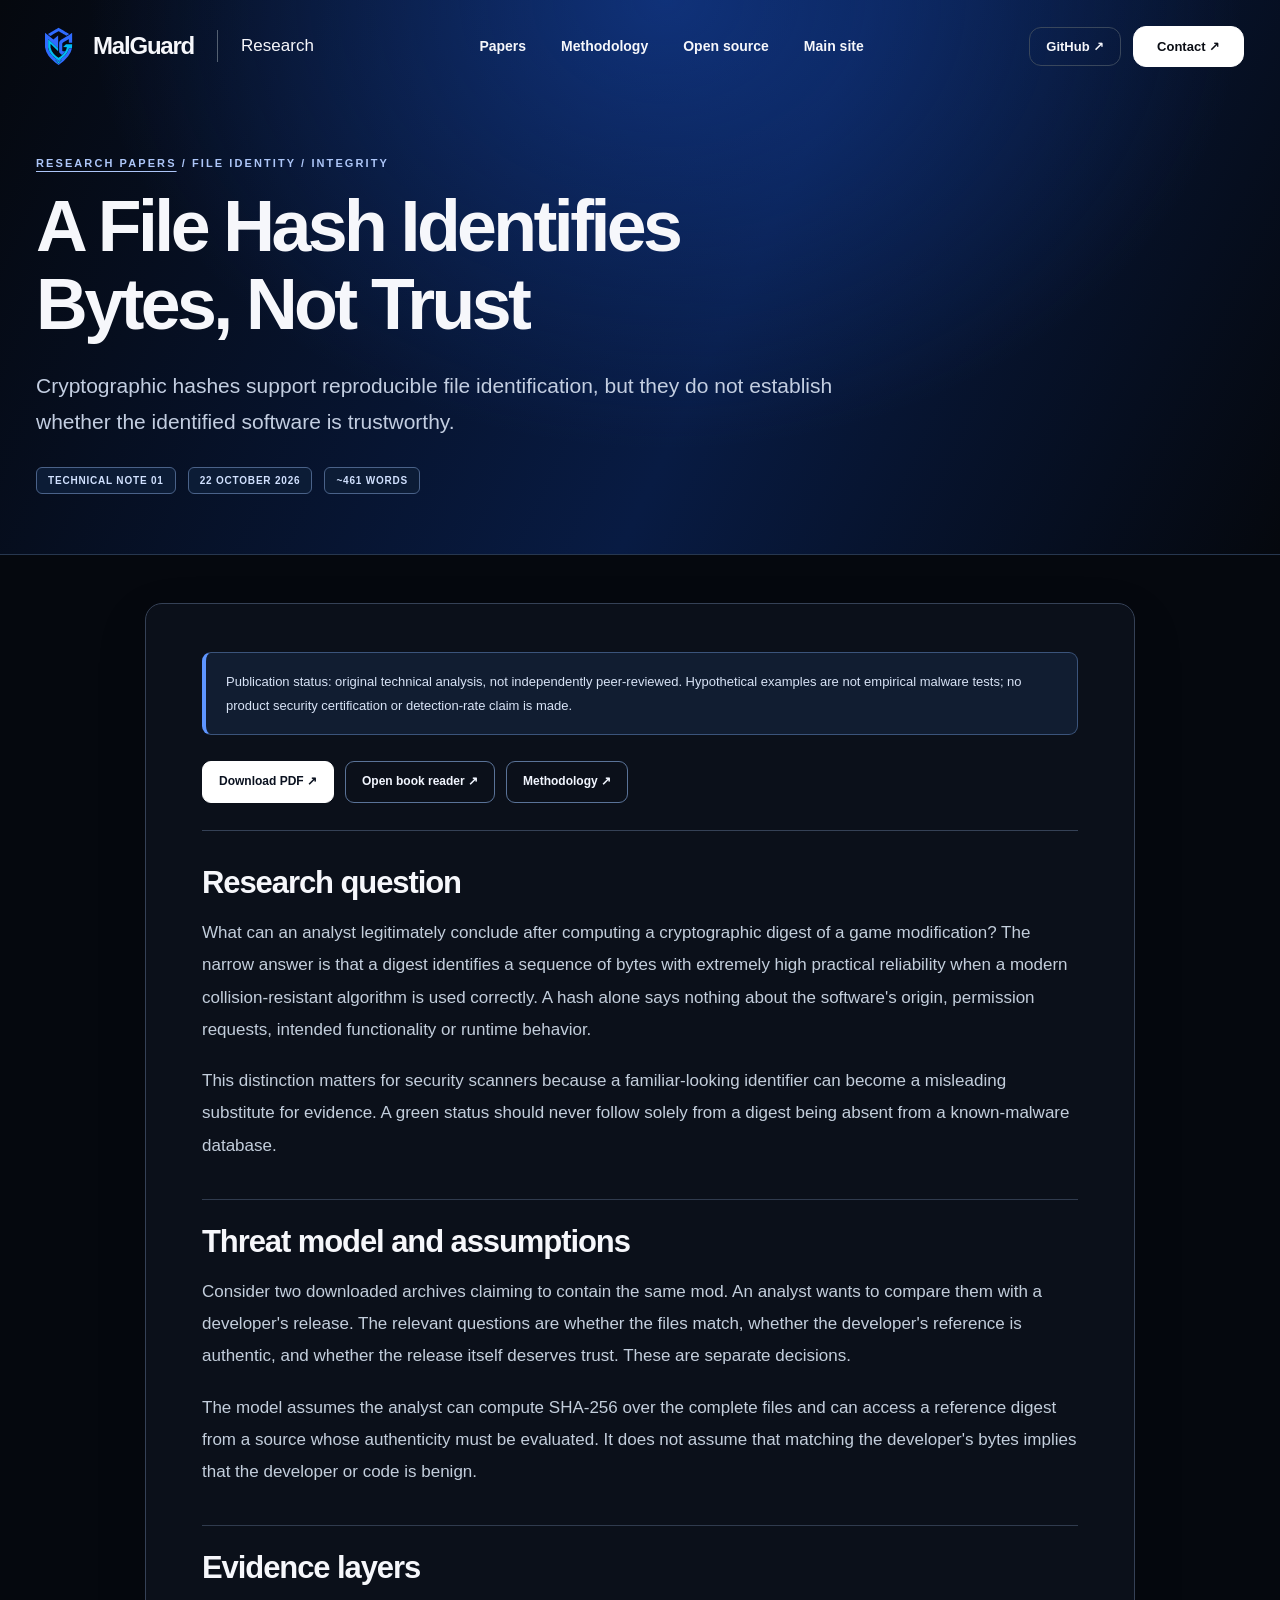
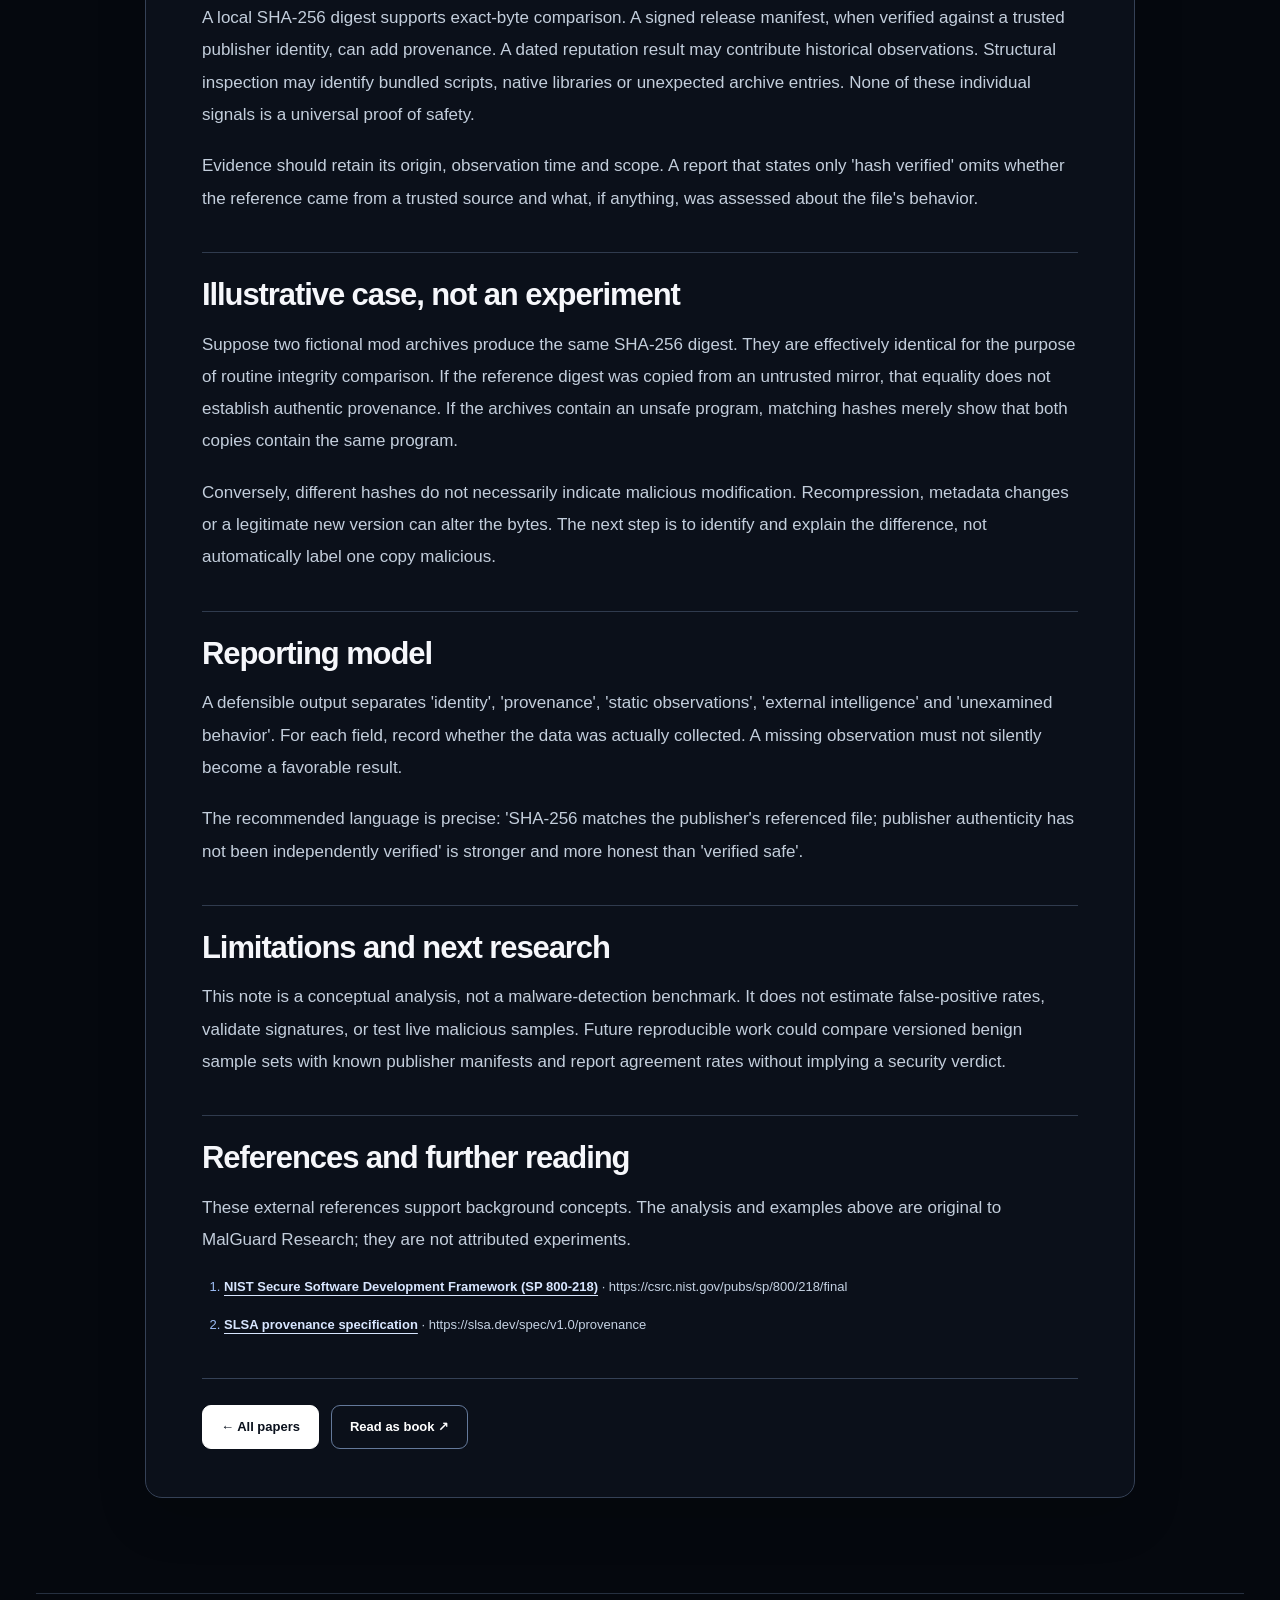
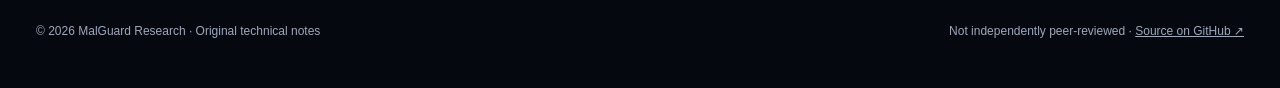
<file: papers/hash-identity-vs-trust.html>
<!doctype html><html lang="en"><head><meta charset="utf-8"><meta name="viewport" content="width=device-width,initial-scale=1"><meta name="theme-color" content="#05080e"><meta name="description" content="Cryptographic hashes support reproducible file identification, but they do not establish whether the identified software is trustworthy."><title>A File Hash Identifies Bytes, Not Trust | MalGuard Research</title><link rel="canonical" href="https://research.malguard.site/papers/hash-identity-vs-trust.html"><link rel="icon" href="/assets/malguard-logo.svg" type="image/svg+xml"><link rel="stylesheet" href="/assets/research-unified-20261021.css?v=20261022"></head><body class="detail-page"><div class="detail-hero"><div class="home-wrap"><header class="research-header"><a class="research-brand" href="/" aria-label="MalGuard Research home"><img src="/assets/malguard-logo.svg" alt="" width="45" height="45">MalGuard <span class="brand-divider"></span><span class="brand-suffix">Research</span></a><nav class="research-nav" aria-label="Primary navigation"><a href="/#papers">Papers</a><a href="/methodology.html">Methodology</a><a href="https://github.com/MalGuard/malguard-research">Open source</a><a href="https://malguard.site/">Main site</a></nav><div class="nav-actions"><a class="nav-source" href="https://github.com/MalGuard/malguard-research">GitHub ↗</a><a class="nav-contact" href="https://github.com/MalGuard/malguard-research/issues">Contact ↗</a></div></header><main><div class="detail-eyebrow"><a href="/#papers">RESEARCH PAPERS</a> / FILE IDENTITY / INTEGRITY</div><h1 class="detail-title">A File Hash Identifies Bytes, Not Trust</h1><p class="detail-lead">Cryptographic hashes support reproducible file identification, but they do not establish whether the identified software is trustworthy.</p><div class="detail-meta"><span>TECHNICAL NOTE 01</span><span>22 OCTOBER 2026</span><span>~461 WORDS</span></div></main></div></div><div class="detail-content"><article class="detail-card"><div class="warning">Publication status: original technical analysis, not independently peer-reviewed. Hypothetical examples are not empirical malware tests; no product security certification or detection-rate claim is made.</div><div class="paper-toolbar"><a class="paper-pdf" href="/pdfs/hash-identity-vs-trust.pdf" type="application/pdf">Download PDF ↗</a><a href="/reader.html?paper=hash-identity-vs-trust">Open book reader ↗</a><a href="/methodology.html">Methodology ↗</a></div><section><h2>Research question</h2><p>What can an analyst legitimately conclude after computing a cryptographic digest of a game modification? The narrow answer is that a digest identifies a sequence of bytes with extremely high practical reliability when a modern collision-resistant algorithm is used correctly. A hash alone says nothing about the software's origin, permission requests, intended functionality or runtime behavior.</p><p>This distinction matters for security scanners because a familiar-looking identifier can become a misleading substitute for evidence. A green status should never follow solely from a digest being absent from a known-malware database.</p></section><section><h2>Threat model and assumptions</h2><p>Consider two downloaded archives claiming to contain the same mod. An analyst wants to compare them with a developer's release. The relevant questions are whether the files match, whether the developer's reference is authentic, and whether the release itself deserves trust. These are separate decisions.</p><p>The model assumes the analyst can compute SHA-256 over the complete files and can access a reference digest from a source whose authenticity must be evaluated. It does not assume that matching the developer's bytes implies that the developer or code is benign.</p></section><section><h2>Evidence layers</h2><p>A local SHA-256 digest supports exact-byte comparison. A signed release manifest, when verified against a trusted publisher identity, can add provenance. A dated reputation result may contribute historical observations. Structural inspection may identify bundled scripts, native libraries or unexpected archive entries. None of these individual signals is a universal proof of safety.</p><p>Evidence should retain its origin, observation time and scope. A report that states only 'hash verified' omits whether the reference came from a trusted source and what, if anything, was assessed about the file's behavior.</p></section><section><h2>Illustrative case, not an experiment</h2><p>Suppose two fictional mod archives produce the same SHA-256 digest. They are effectively identical for the purpose of routine integrity comparison. If the reference digest was copied from an untrusted mirror, that equality does not establish authentic provenance. If the archives contain an unsafe program, matching hashes merely show that both copies contain the same program.</p><p>Conversely, different hashes do not necessarily indicate malicious modification. Recompression, metadata changes or a legitimate new version can alter the bytes. The next step is to identify and explain the difference, not automatically label one copy malicious.</p></section><section><h2>Reporting model</h2><p>A defensible output separates 'identity', 'provenance', 'static observations', 'external intelligence' and 'unexamined behavior'. For each field, record whether the data was actually collected. A missing observation must not silently become a favorable result.</p><p>The recommended language is precise: 'SHA-256 matches the publisher's referenced file; publisher authenticity has not been independently verified' is stronger and more honest than 'verified safe'.</p></section><section><h2>Limitations and next research</h2><p>This note is a conceptual analysis, not a malware-detection benchmark. It does not estimate false-positive rates, validate signatures, or test live malicious samples. Future reproducible work could compare versioned benign sample sets with known publisher manifests and report agreement rates without implying a security verdict.</p></section><section class="references"><h2>References and further reading</h2><p>These external references support background concepts. The analysis and examples above are original to MalGuard Research; they are not attributed experiments.</p><ol><li><a href="https://csrc.nist.gov/pubs/sp/800/218/final" rel="noopener noreferrer" target="_blank">NIST Secure Software Development Framework (SP 800-218)</a> · https://csrc.nist.gov/pubs/sp/800/218/final</li><li><a href="https://slsa.dev/spec/v1.0/provenance" rel="noopener noreferrer" target="_blank">SLSA provenance specification</a> · https://slsa.dev/spec/v1.0/provenance</li></ol></section><div class="detail-links"><a href="/#papers">← All papers</a><a href="/reader.html?paper=hash-identity-vs-trust">Read as book ↗</a></div></article></div><div class="home-wrap"><footer class="home-footer"><span>© 2026 MalGuard Research · Original technical notes</span><span>Not independently peer-reviewed · <a href="https://github.com/MalGuard/malguard-research">Source on GitHub ↗</a></span></footer></div></body></html>
</file>
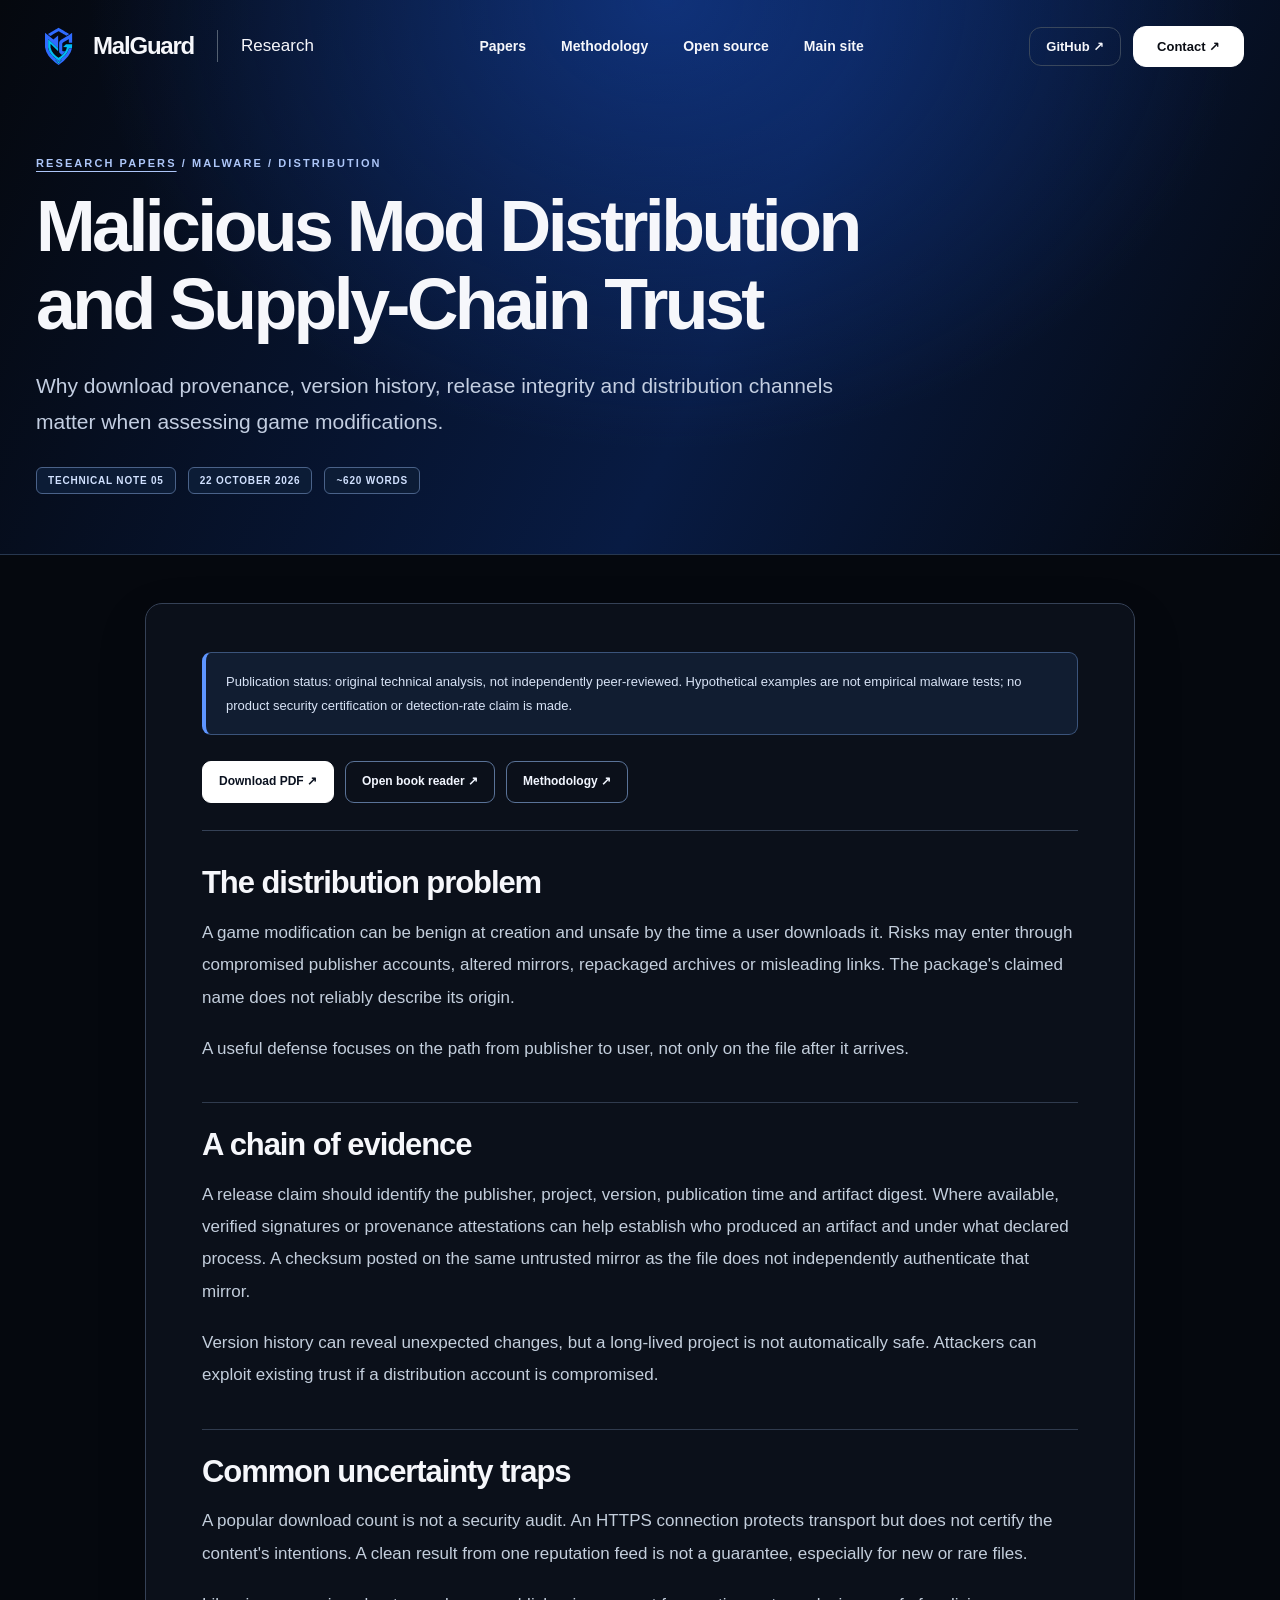
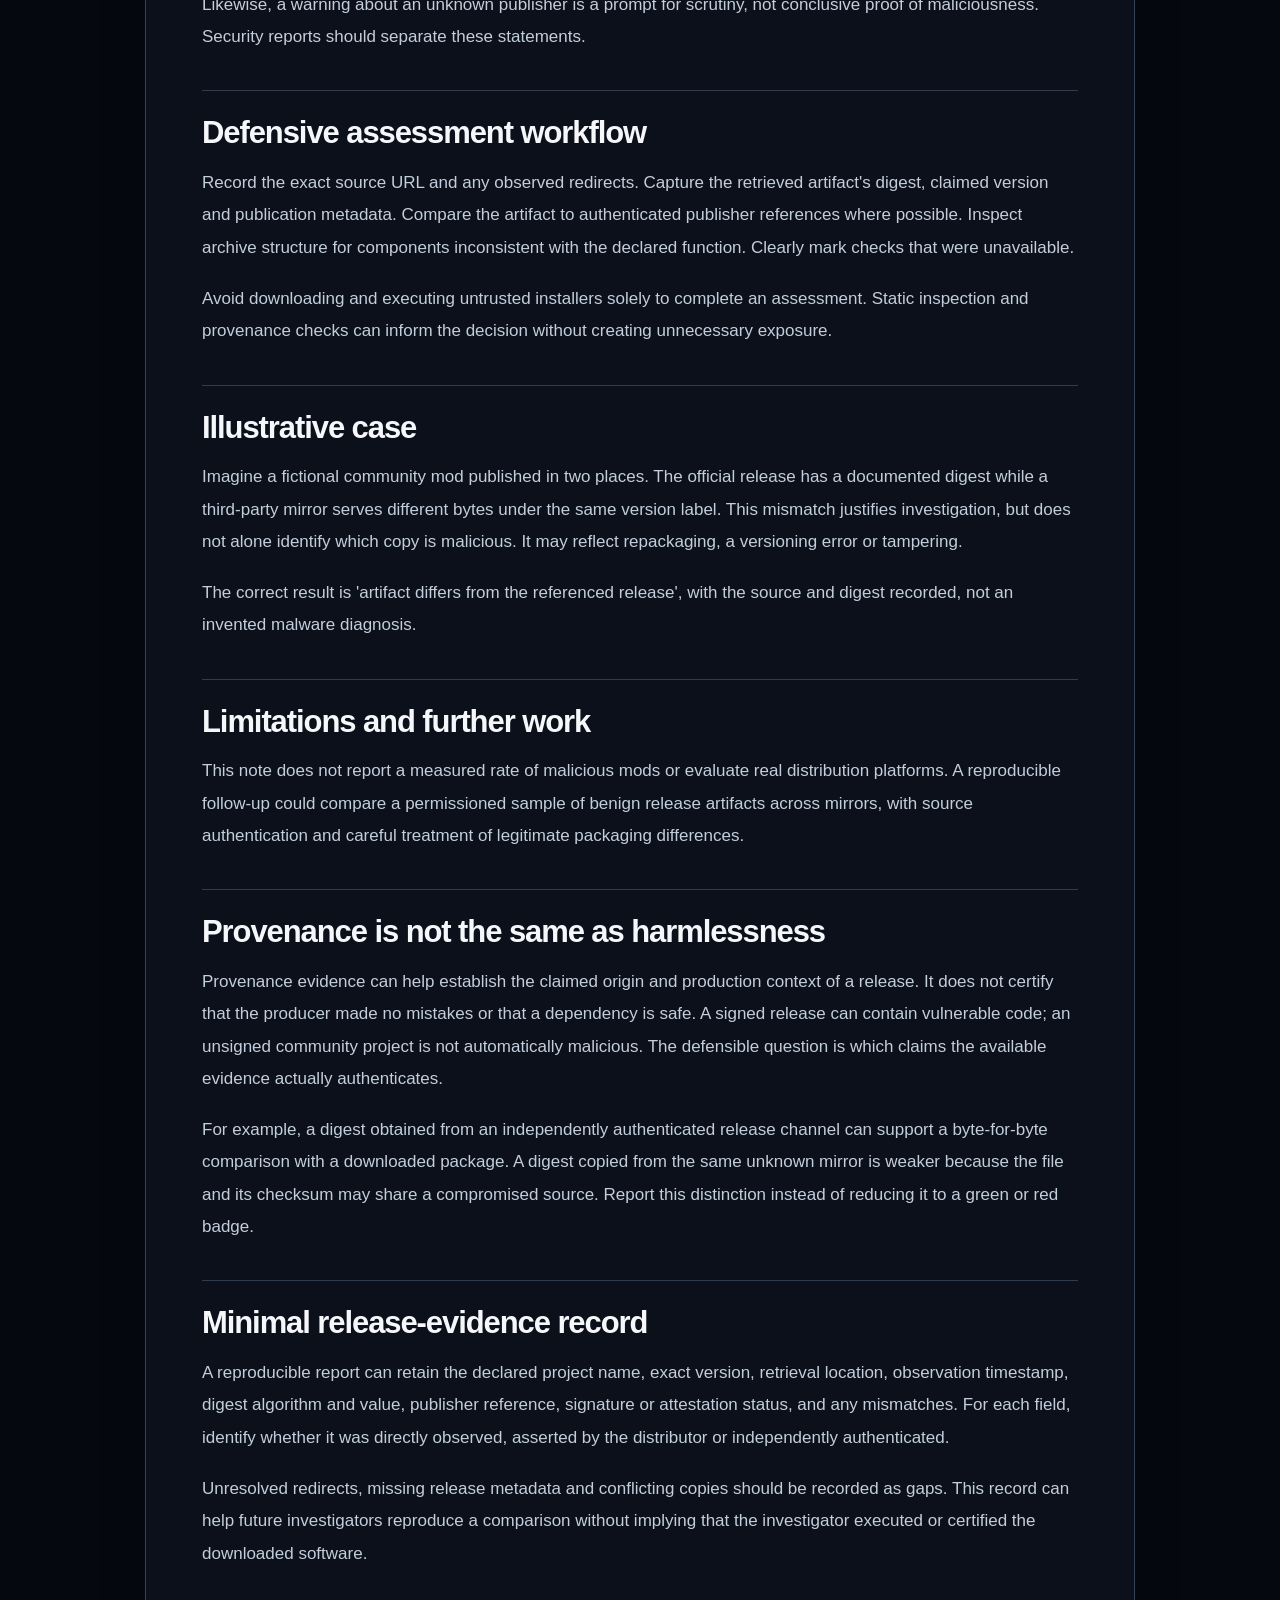
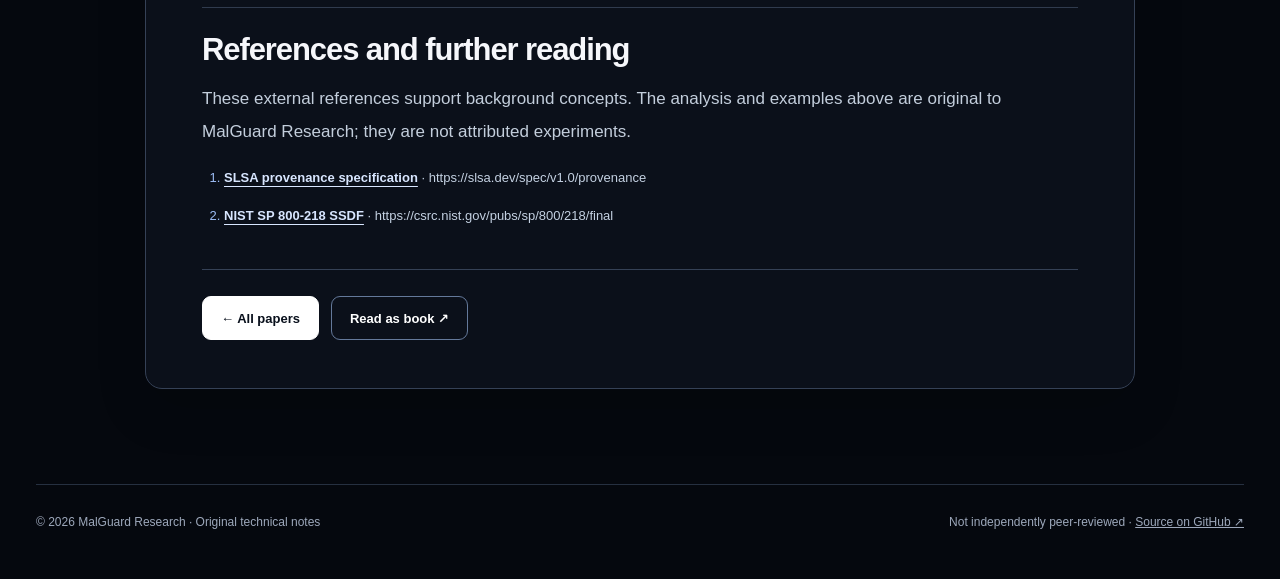
<file: papers/malicious-mod-distribution.html>
<!doctype html><html lang="en"><head><meta charset="utf-8"><meta name="viewport" content="width=device-width,initial-scale=1"><meta name="theme-color" content="#05080e"><meta name="description" content="Why download provenance, version history, release integrity and distribution channels matter when assessing game modifications."><title>Malicious Mod Distribution and Supply-Chain Trust | MalGuard Research</title><link rel="canonical" href="https://research.malguard.site/papers/malicious-mod-distribution.html"><link rel="icon" href="/assets/malguard-logo.svg" type="image/svg+xml"><link rel="stylesheet" href="/assets/research-unified-20261021.css?v=20261022"></head><body class="detail-page"><div class="detail-hero"><div class="home-wrap"><header class="research-header"><a class="research-brand" href="/" aria-label="MalGuard Research home"><img src="/assets/malguard-logo.svg" alt="" width="45" height="45">MalGuard <span class="brand-divider"></span><span class="brand-suffix">Research</span></a><nav class="research-nav" aria-label="Primary navigation"><a href="/#papers">Papers</a><a href="/methodology.html">Methodology</a><a href="https://github.com/MalGuard/malguard-research">Open source</a><a href="https://malguard.site/">Main site</a></nav><div class="nav-actions"><a class="nav-source" href="https://github.com/MalGuard/malguard-research">GitHub ↗</a><a class="nav-contact" href="https://github.com/MalGuard/malguard-research/issues">Contact ↗</a></div></header><main><div class="detail-eyebrow"><a href="/#papers">RESEARCH PAPERS</a> / MALWARE / DISTRIBUTION</div><h1 class="detail-title">Malicious Mod Distribution and Supply-Chain Trust</h1><p class="detail-lead">Why download provenance, version history, release integrity and distribution channels matter when assessing game modifications.</p><div class="detail-meta"><span>TECHNICAL NOTE 05</span><span>22 OCTOBER 2026</span><span>~620 WORDS</span></div></main></div></div><div class="detail-content"><article class="detail-card"><div class="warning">Publication status: original technical analysis, not independently peer-reviewed. Hypothetical examples are not empirical malware tests; no product security certification or detection-rate claim is made.</div><div class="paper-toolbar"><a class="paper-pdf" href="/pdfs/malicious-mod-distribution.pdf" type="application/pdf">Download PDF ↗</a><a href="/reader.html?paper=malicious-mod-distribution">Open book reader ↗</a><a href="/methodology.html">Methodology ↗</a></div><section><h2>The distribution problem</h2><p>A game modification can be benign at creation and unsafe by the time a user downloads it. Risks may enter through compromised publisher accounts, altered mirrors, repackaged archives or misleading links. The package's claimed name does not reliably describe its origin.</p><p>A useful defense focuses on the path from publisher to user, not only on the file after it arrives.</p></section><section><h2>A chain of evidence</h2><p>A release claim should identify the publisher, project, version, publication time and artifact digest. Where available, verified signatures or provenance attestations can help establish who produced an artifact and under what declared process. A checksum posted on the same untrusted mirror as the file does not independently authenticate that mirror.</p><p>Version history can reveal unexpected changes, but a long-lived project is not automatically safe. Attackers can exploit existing trust if a distribution account is compromised.</p></section><section><h2>Common uncertainty traps</h2><p>A popular download count is not a security audit. An HTTPS connection protects transport but does not certify the content's intentions. A clean result from one reputation feed is not a guarantee, especially for new or rare files.</p><p>Likewise, a warning about an unknown publisher is a prompt for scrutiny, not conclusive proof of maliciousness. Security reports should separate these statements.</p></section><section><h2>Defensive assessment workflow</h2><p>Record the exact source URL and any observed redirects. Capture the retrieved artifact's digest, claimed version and publication metadata. Compare the artifact to authenticated publisher references where possible. Inspect archive structure for components inconsistent with the declared function. Clearly mark checks that were unavailable.</p><p>Avoid downloading and executing untrusted installers solely to complete an assessment. Static inspection and provenance checks can inform the decision without creating unnecessary exposure.</p></section><section><h2>Illustrative case</h2><p>Imagine a fictional community mod published in two places. The official release has a documented digest while a third-party mirror serves different bytes under the same version label. This mismatch justifies investigation, but does not alone identify which copy is malicious. It may reflect repackaging, a versioning error or tampering.</p><p>The correct result is 'artifact differs from the referenced release', with the source and digest recorded, not an invented malware diagnosis.</p></section><section><h2>Limitations and further work</h2><p>This note does not report a measured rate of malicious mods or evaluate real distribution platforms. A reproducible follow-up could compare a permissioned sample of benign release artifacts across mirrors, with source authentication and careful treatment of legitimate packaging differences.</p></section><section><h2>Provenance is not the same as harmlessness</h2><p>Provenance evidence can help establish the claimed origin and production context of a release. It does not certify that the producer made no mistakes or that a dependency is safe. A signed release can contain vulnerable code; an unsigned community project is not automatically malicious. The defensible question is which claims the available evidence actually authenticates.</p><p>For example, a digest obtained from an independently authenticated release channel can support a byte-for-byte comparison with a downloaded package. A digest copied from the same unknown mirror is weaker because the file and its checksum may share a compromised source. Report this distinction instead of reducing it to a green or red badge.</p></section><section><h2>Minimal release-evidence record</h2><p>A reproducible report can retain the declared project name, exact version, retrieval location, observation timestamp, digest algorithm and value, publisher reference, signature or attestation status, and any mismatches. For each field, identify whether it was directly observed, asserted by the distributor or independently authenticated.</p><p>Unresolved redirects, missing release metadata and conflicting copies should be recorded as gaps. This record can help future investigators reproduce a comparison without implying that the investigator executed or certified the downloaded software.</p></section><section class="references"><h2>References and further reading</h2><p>These external references support background concepts. The analysis and examples above are original to MalGuard Research; they are not attributed experiments.</p><ol><li><a href="https://slsa.dev/spec/v1.0/provenance" rel="noopener noreferrer" target="_blank">SLSA provenance specification</a> · https://slsa.dev/spec/v1.0/provenance</li><li><a href="https://csrc.nist.gov/pubs/sp/800/218/final" rel="noopener noreferrer" target="_blank">NIST SP 800-218 SSDF</a> · https://csrc.nist.gov/pubs/sp/800/218/final</li></ol></section><div class="detail-links"><a href="/#papers">← All papers</a><a href="/reader.html?paper=malicious-mod-distribution">Read as book ↗</a></div></article></div><div class="home-wrap"><footer class="home-footer"><span>© 2026 MalGuard Research · Original technical notes</span><span>Not independently peer-reviewed · <a href="https://github.com/MalGuard/malguard-research">Source on GitHub ↗</a></span></footer></div></body></html>
</file>
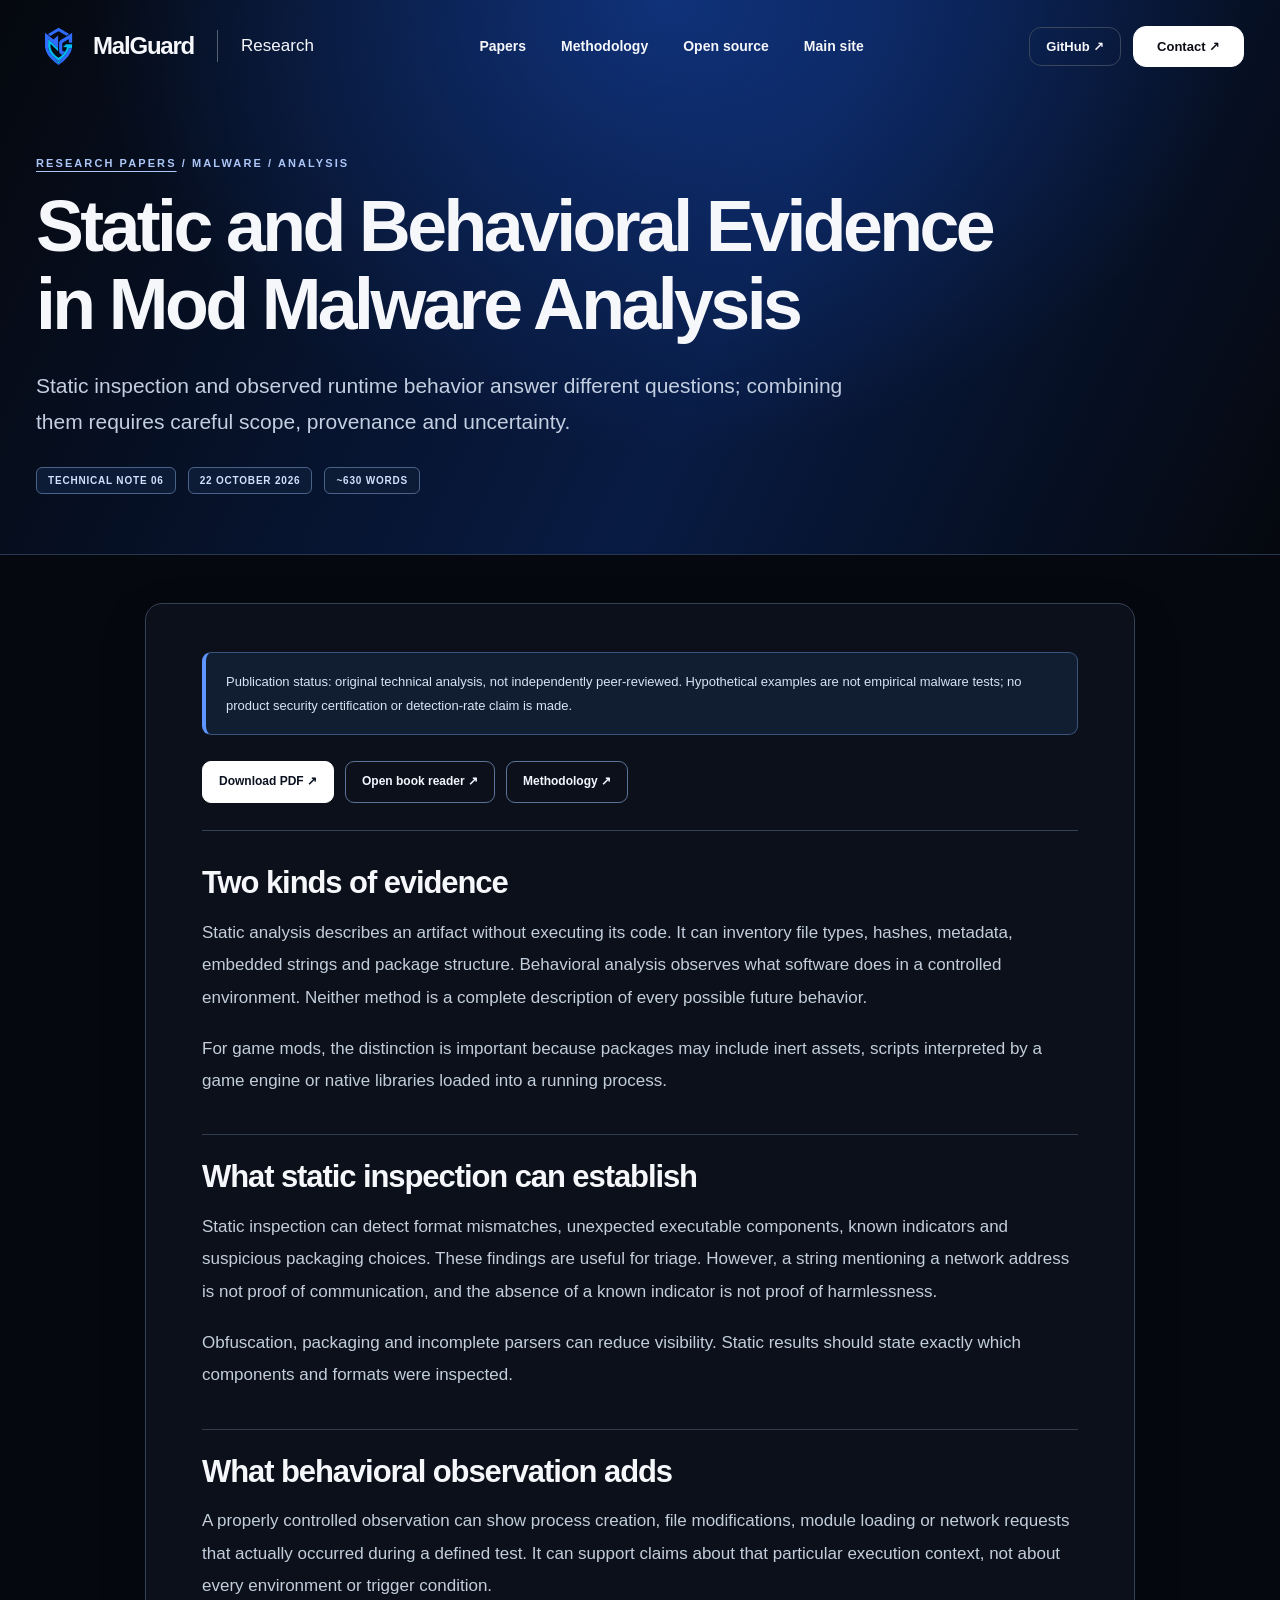
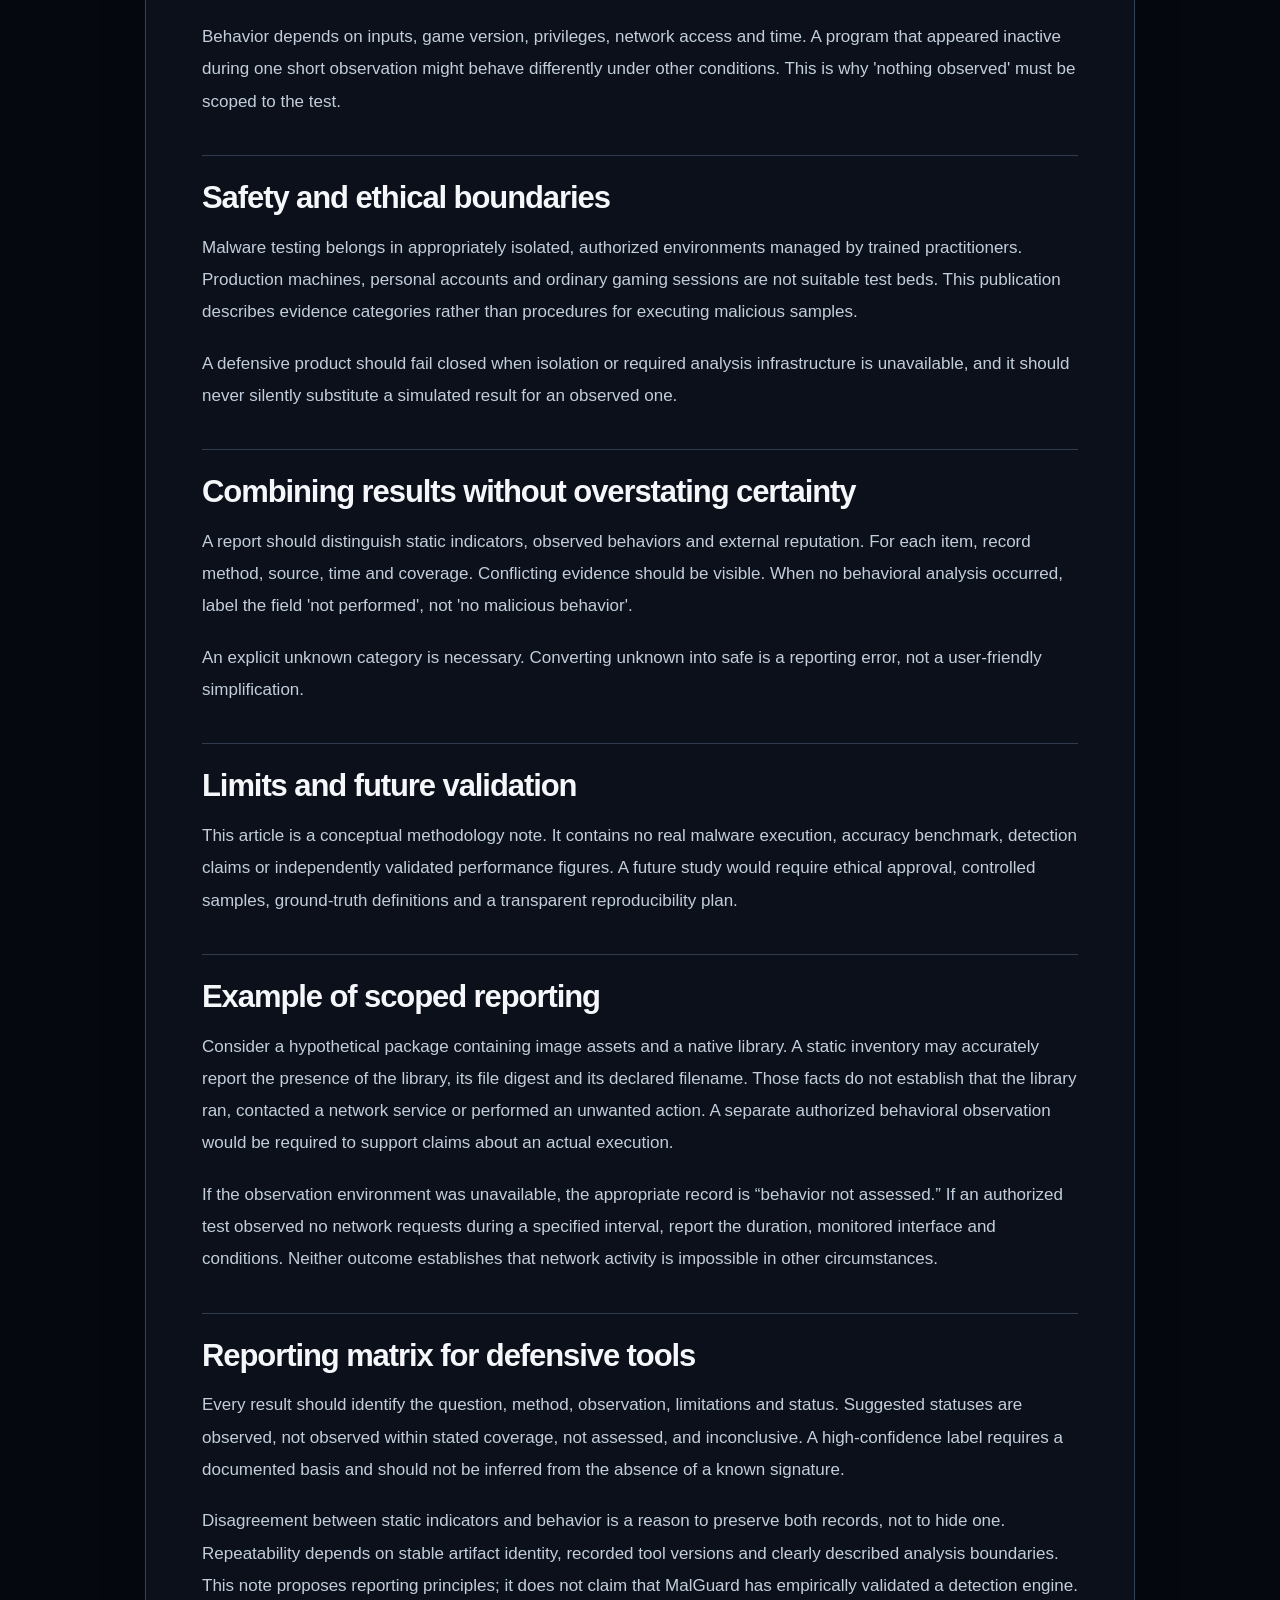
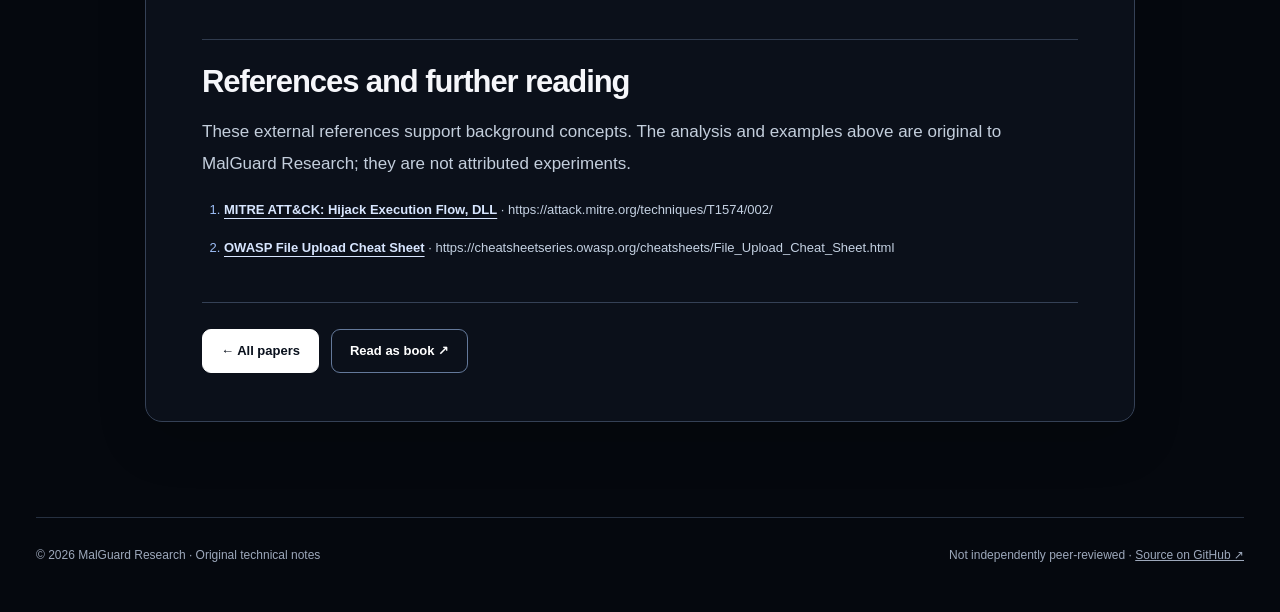
<file: papers/static-vs-behavioral-analysis.html>
<!doctype html><html lang="en"><head><meta charset="utf-8"><meta name="viewport" content="width=device-width,initial-scale=1"><meta name="theme-color" content="#05080e"><meta name="description" content="Static inspection and observed runtime behavior answer different questions; combining them requires careful scope, provenance and uncertainty."><title>Static and Behavioral Evidence in Mod Malware Analysis | MalGuard Research</title><link rel="canonical" href="https://research.malguard.site/papers/static-vs-behavioral-analysis.html"><link rel="icon" href="/assets/malguard-logo.svg" type="image/svg+xml"><link rel="stylesheet" href="/assets/research-unified-20261021.css?v=20261022"></head><body class="detail-page"><div class="detail-hero"><div class="home-wrap"><header class="research-header"><a class="research-brand" href="/" aria-label="MalGuard Research home"><img src="/assets/malguard-logo.svg" alt="" width="45" height="45">MalGuard <span class="brand-divider"></span><span class="brand-suffix">Research</span></a><nav class="research-nav" aria-label="Primary navigation"><a href="/#papers">Papers</a><a href="/methodology.html">Methodology</a><a href="https://github.com/MalGuard/malguard-research">Open source</a><a href="https://malguard.site/">Main site</a></nav><div class="nav-actions"><a class="nav-source" href="https://github.com/MalGuard/malguard-research">GitHub ↗</a><a class="nav-contact" href="https://github.com/MalGuard/malguard-research/issues">Contact ↗</a></div></header><main><div class="detail-eyebrow"><a href="/#papers">RESEARCH PAPERS</a> / MALWARE / ANALYSIS</div><h1 class="detail-title">Static and Behavioral Evidence in Mod Malware Analysis</h1><p class="detail-lead">Static inspection and observed runtime behavior answer different questions; combining them requires careful scope, provenance and uncertainty.</p><div class="detail-meta"><span>TECHNICAL NOTE 06</span><span>22 OCTOBER 2026</span><span>~630 WORDS</span></div></main></div></div><div class="detail-content"><article class="detail-card"><div class="warning">Publication status: original technical analysis, not independently peer-reviewed. Hypothetical examples are not empirical malware tests; no product security certification or detection-rate claim is made.</div><div class="paper-toolbar"><a class="paper-pdf" href="/pdfs/static-vs-behavioral-analysis.pdf" type="application/pdf">Download PDF ↗</a><a href="/reader.html?paper=static-vs-behavioral-analysis">Open book reader ↗</a><a href="/methodology.html">Methodology ↗</a></div><section><h2>Two kinds of evidence</h2><p>Static analysis describes an artifact without executing its code. It can inventory file types, hashes, metadata, embedded strings and package structure. Behavioral analysis observes what software does in a controlled environment. Neither method is a complete description of every possible future behavior.</p><p>For game mods, the distinction is important because packages may include inert assets, scripts interpreted by a game engine or native libraries loaded into a running process.</p></section><section><h2>What static inspection can establish</h2><p>Static inspection can detect format mismatches, unexpected executable components, known indicators and suspicious packaging choices. These findings are useful for triage. However, a string mentioning a network address is not proof of communication, and the absence of a known indicator is not proof of harmlessness.</p><p>Obfuscation, packaging and incomplete parsers can reduce visibility. Static results should state exactly which components and formats were inspected.</p></section><section><h2>What behavioral observation adds</h2><p>A properly controlled observation can show process creation, file modifications, module loading or network requests that actually occurred during a defined test. It can support claims about that particular execution context, not about every environment or trigger condition.</p><p>Behavior depends on inputs, game version, privileges, network access and time. A program that appeared inactive during one short observation might behave differently under other conditions. This is why 'nothing observed' must be scoped to the test.</p></section><section><h2>Safety and ethical boundaries</h2><p>Malware testing belongs in appropriately isolated, authorized environments managed by trained practitioners. Production machines, personal accounts and ordinary gaming sessions are not suitable test beds. This publication describes evidence categories rather than procedures for executing malicious samples.</p><p>A defensive product should fail closed when isolation or required analysis infrastructure is unavailable, and it should never silently substitute a simulated result for an observed one.</p></section><section><h2>Combining results without overstating certainty</h2><p>A report should distinguish static indicators, observed behaviors and external reputation. For each item, record method, source, time and coverage. Conflicting evidence should be visible. When no behavioral analysis occurred, label the field 'not performed', not 'no malicious behavior'.</p><p>An explicit unknown category is necessary. Converting unknown into safe is a reporting error, not a user-friendly simplification.</p></section><section><h2>Limits and future validation</h2><p>This article is a conceptual methodology note. It contains no real malware execution, accuracy benchmark, detection claims or independently validated performance figures. A future study would require ethical approval, controlled samples, ground-truth definitions and a transparent reproducibility plan.</p></section><section><h2>Example of scoped reporting</h2><p>Consider a hypothetical package containing image assets and a native library. A static inventory may accurately report the presence of the library, its file digest and its declared filename. Those facts do not establish that the library ran, contacted a network service or performed an unwanted action. A separate authorized behavioral observation would be required to support claims about an actual execution.</p><p>If the observation environment was unavailable, the appropriate record is “behavior not assessed.” If an authorized test observed no network requests during a specified interval, report the duration, monitored interface and conditions. Neither outcome establishes that network activity is impossible in other circumstances.</p></section><section><h2>Reporting matrix for defensive tools</h2><p>Every result should identify the question, method, observation, limitations and status. Suggested statuses are observed, not observed within stated coverage, not assessed, and inconclusive. A high-confidence label requires a documented basis and should not be inferred from the absence of a known signature.</p><p>Disagreement between static indicators and behavior is a reason to preserve both records, not to hide one. Repeatability depends on stable artifact identity, recorded tool versions and clearly described analysis boundaries. This note proposes reporting principles; it does not claim that MalGuard has empirically validated a detection engine.</p></section><section class="references"><h2>References and further reading</h2><p>These external references support background concepts. The analysis and examples above are original to MalGuard Research; they are not attributed experiments.</p><ol><li><a href="https://attack.mitre.org/techniques/T1574/002/" rel="noopener noreferrer" target="_blank">MITRE ATT&amp;CK: Hijack Execution Flow, DLL</a> · https://attack.mitre.org/techniques/T1574/002/</li><li><a href="https://cheatsheetseries.owasp.org/cheatsheets/File_Upload_Cheat_Sheet.html" rel="noopener noreferrer" target="_blank">OWASP File Upload Cheat Sheet</a> · https://cheatsheetseries.owasp.org/cheatsheets/File_Upload_Cheat_Sheet.html</li></ol></section><div class="detail-links"><a href="/#papers">← All papers</a><a href="/reader.html?paper=static-vs-behavioral-analysis">Read as book ↗</a></div></article></div><div class="home-wrap"><footer class="home-footer"><span>© 2026 MalGuard Research · Original technical notes</span><span>Not independently peer-reviewed · <a href="https://github.com/MalGuard/malguard-research">Source on GitHub ↗</a></span></footer></div></body></html>
</file>
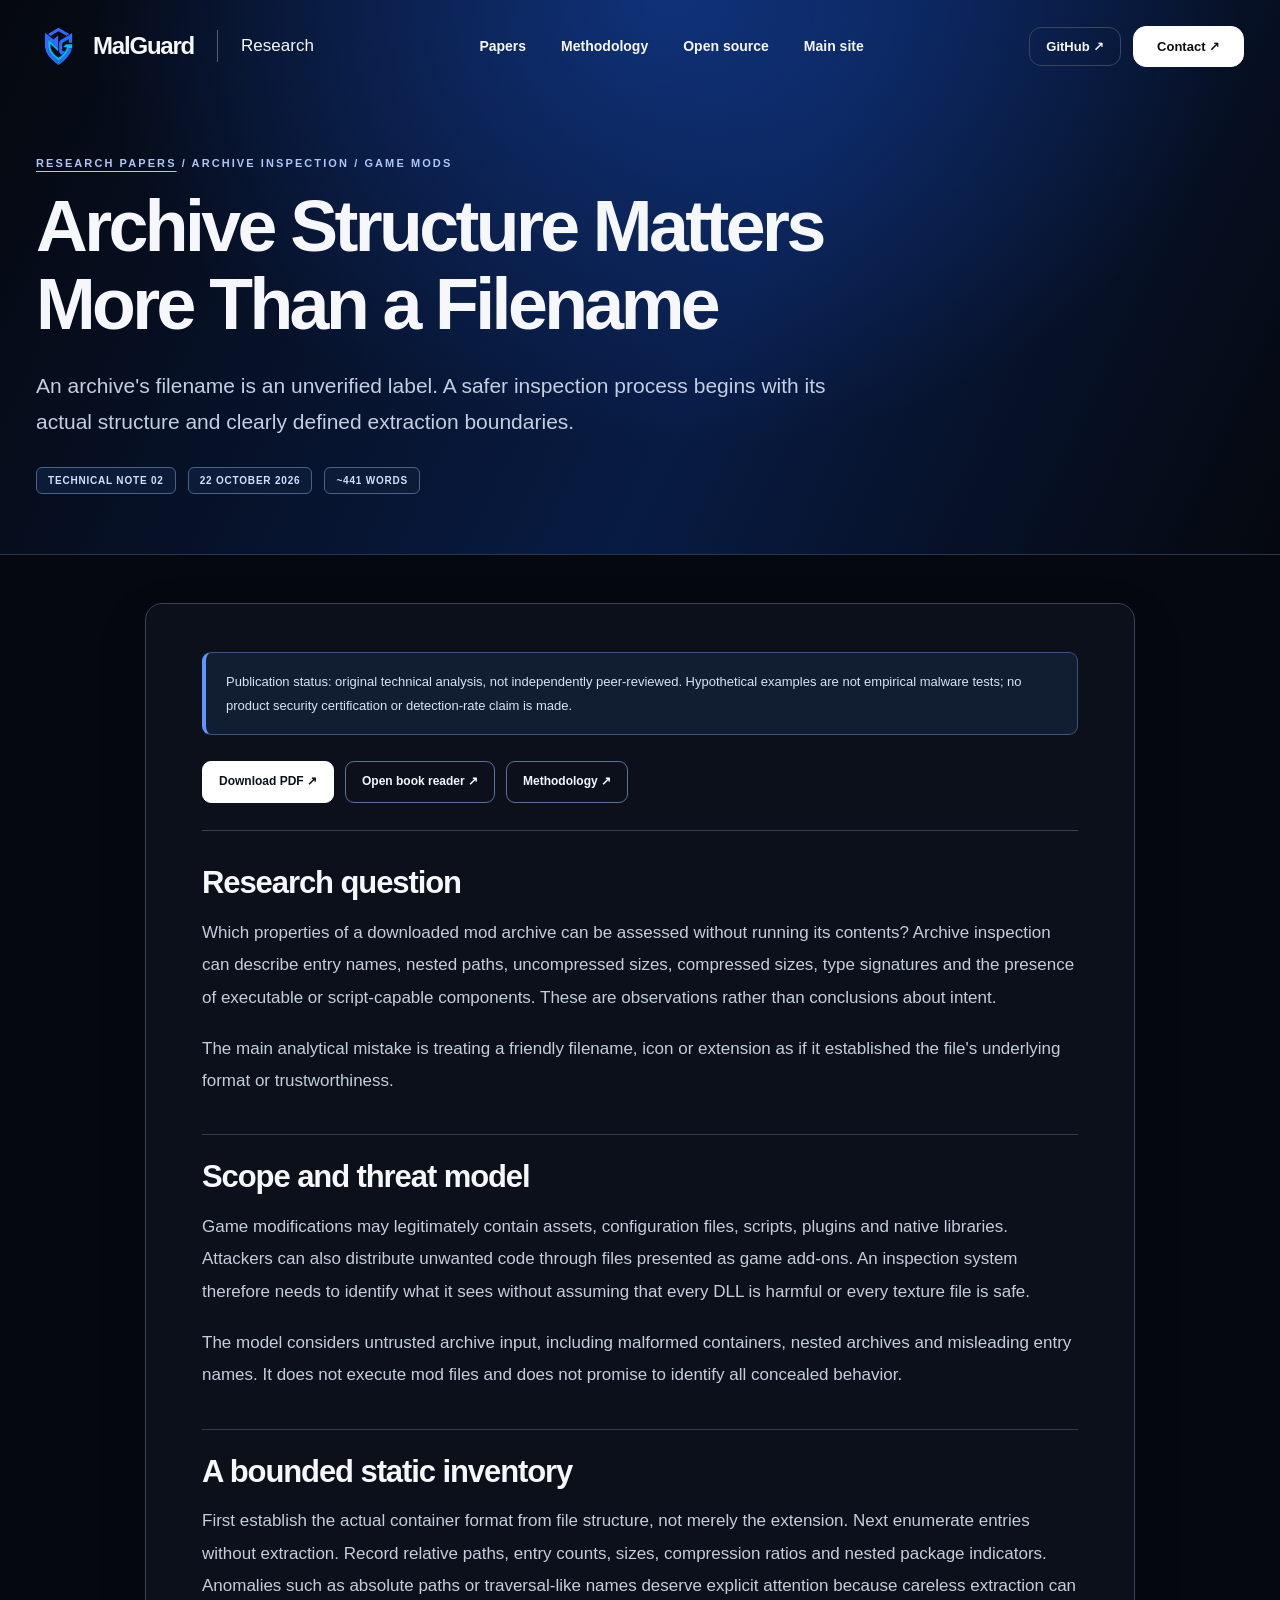
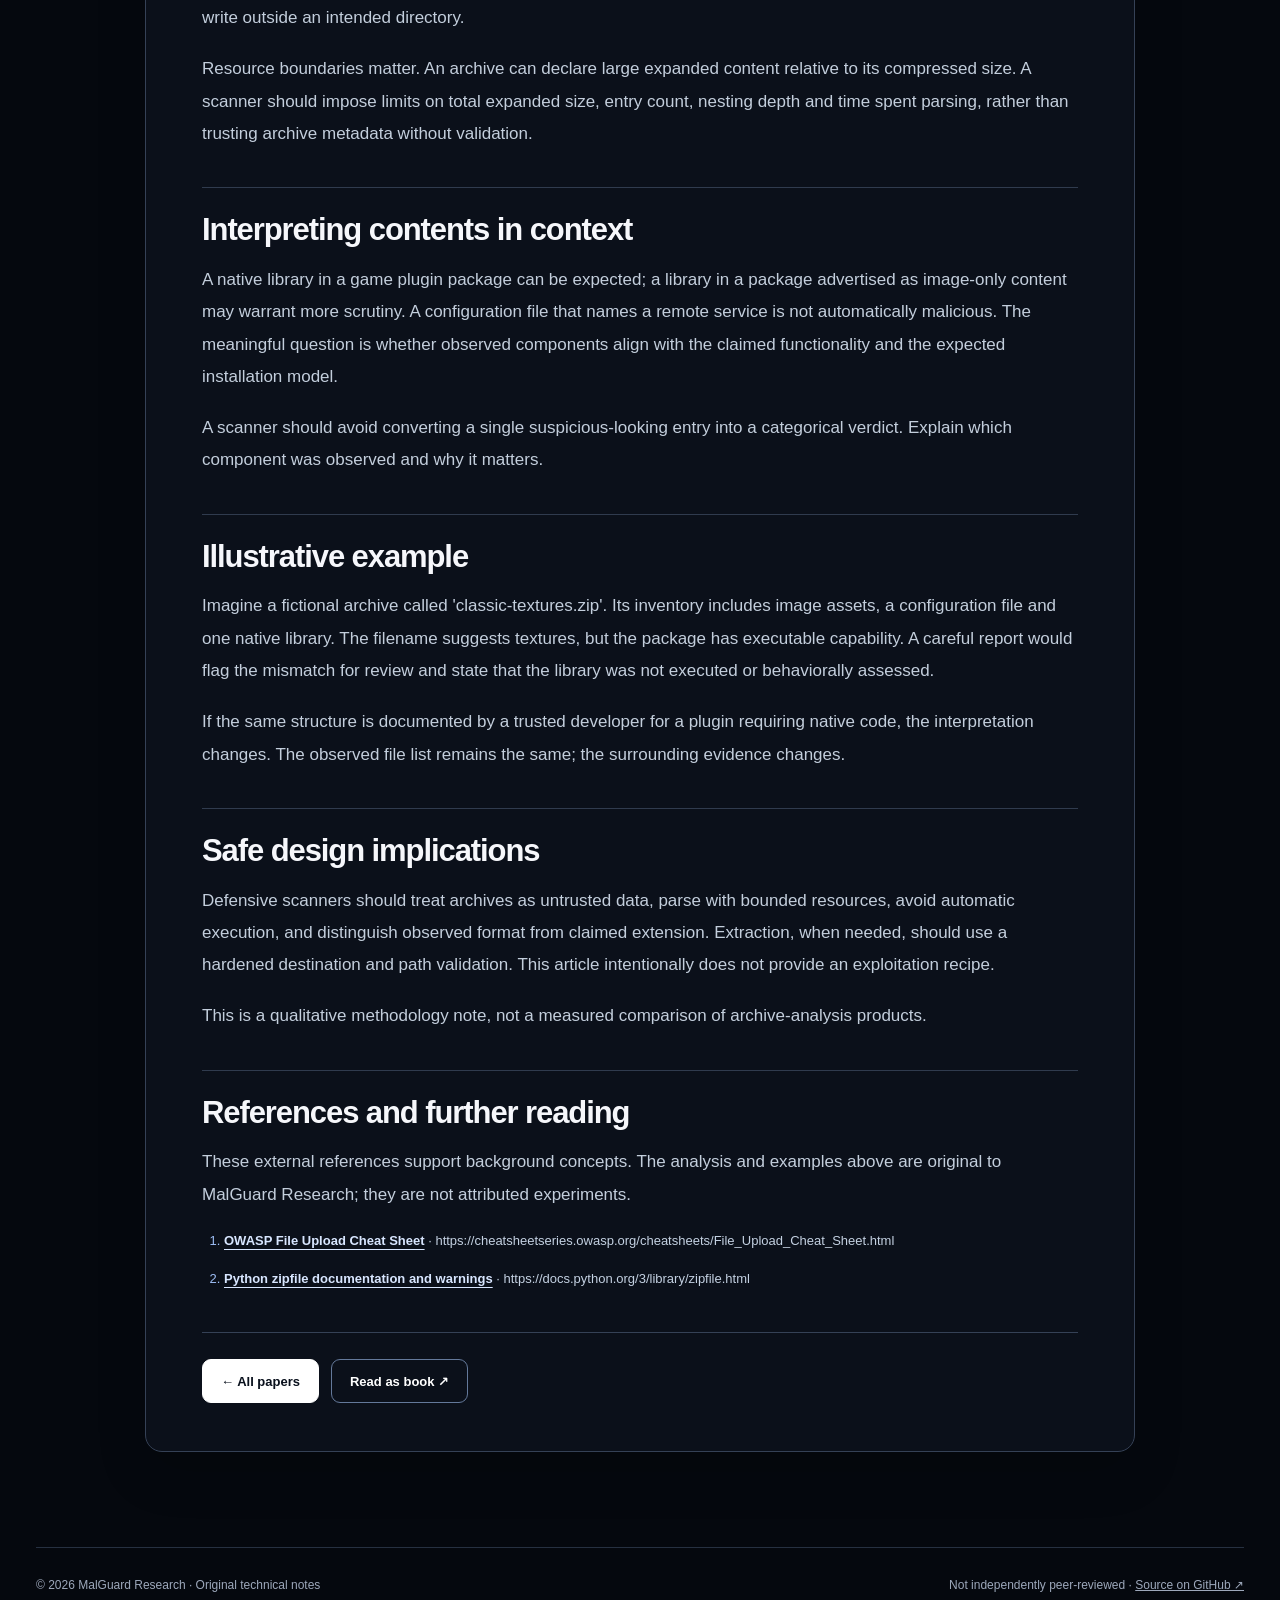
<file: papers/zip-structure-vs-filename.html>
<!doctype html><html lang="en"><head><meta charset="utf-8"><meta name="viewport" content="width=device-width,initial-scale=1"><meta name="theme-color" content="#05080e"><meta name="description" content="An archive's filename is an unverified label. A safer inspection process begins with its actual structure and clearly defined extraction boundaries."><title>Archive Structure Matters More Than a Filename | MalGuard Research</title><link rel="canonical" href="https://research.malguard.site/papers/zip-structure-vs-filename.html"><link rel="icon" href="/assets/malguard-logo.svg" type="image/svg+xml"><link rel="stylesheet" href="/assets/research-unified-20261021.css?v=20261022"></head><body class="detail-page"><div class="detail-hero"><div class="home-wrap"><header class="research-header"><a class="research-brand" href="/" aria-label="MalGuard Research home"><img src="/assets/malguard-logo.svg" alt="" width="45" height="45">MalGuard <span class="brand-divider"></span><span class="brand-suffix">Research</span></a><nav class="research-nav" aria-label="Primary navigation"><a href="/#papers">Papers</a><a href="/methodology.html">Methodology</a><a href="https://github.com/MalGuard/malguard-research">Open source</a><a href="https://malguard.site/">Main site</a></nav><div class="nav-actions"><a class="nav-source" href="https://github.com/MalGuard/malguard-research">GitHub ↗</a><a class="nav-contact" href="https://github.com/MalGuard/malguard-research/issues">Contact ↗</a></div></header><main><div class="detail-eyebrow"><a href="/#papers">RESEARCH PAPERS</a> / ARCHIVE INSPECTION / GAME MODS</div><h1 class="detail-title">Archive Structure Matters More Than a Filename</h1><p class="detail-lead">An archive's filename is an unverified label. A safer inspection process begins with its actual structure and clearly defined extraction boundaries.</p><div class="detail-meta"><span>TECHNICAL NOTE 02</span><span>22 OCTOBER 2026</span><span>~441 WORDS</span></div></main></div></div><div class="detail-content"><article class="detail-card"><div class="warning">Publication status: original technical analysis, not independently peer-reviewed. Hypothetical examples are not empirical malware tests; no product security certification or detection-rate claim is made.</div><div class="paper-toolbar"><a class="paper-pdf" href="/pdfs/zip-structure-vs-filename.pdf" type="application/pdf">Download PDF ↗</a><a href="/reader.html?paper=zip-structure-vs-filename">Open book reader ↗</a><a href="/methodology.html">Methodology ↗</a></div><section><h2>Research question</h2><p>Which properties of a downloaded mod archive can be assessed without running its contents? Archive inspection can describe entry names, nested paths, uncompressed sizes, compressed sizes, type signatures and the presence of executable or script-capable components. These are observations rather than conclusions about intent.</p><p>The main analytical mistake is treating a friendly filename, icon or extension as if it established the file's underlying format or trustworthiness.</p></section><section><h2>Scope and threat model</h2><p>Game modifications may legitimately contain assets, configuration files, scripts, plugins and native libraries. Attackers can also distribute unwanted code through files presented as game add-ons. An inspection system therefore needs to identify what it sees without assuming that every DLL is harmful or every texture file is safe.</p><p>The model considers untrusted archive input, including malformed containers, nested archives and misleading entry names. It does not execute mod files and does not promise to identify all concealed behavior.</p></section><section><h2>A bounded static inventory</h2><p>First establish the actual container format from file structure, not merely the extension. Next enumerate entries without extraction. Record relative paths, entry counts, sizes, compression ratios and nested package indicators. Anomalies such as absolute paths or traversal-like names deserve explicit attention because careless extraction can write outside an intended directory.</p><p>Resource boundaries matter. An archive can declare large expanded content relative to its compressed size. A scanner should impose limits on total expanded size, entry count, nesting depth and time spent parsing, rather than trusting archive metadata without validation.</p></section><section><h2>Interpreting contents in context</h2><p>A native library in a game plugin package can be expected; a library in a package advertised as image-only content may warrant more scrutiny. A configuration file that names a remote service is not automatically malicious. The meaningful question is whether observed components align with the claimed functionality and the expected installation model.</p><p>A scanner should avoid converting a single suspicious-looking entry into a categorical verdict. Explain which component was observed and why it matters.</p></section><section><h2>Illustrative example</h2><p>Imagine a fictional archive called 'classic-textures.zip'. Its inventory includes image assets, a configuration file and one native library. The filename suggests textures, but the package has executable capability. A careful report would flag the mismatch for review and state that the library was not executed or behaviorally assessed.</p><p>If the same structure is documented by a trusted developer for a plugin requiring native code, the interpretation changes. The observed file list remains the same; the surrounding evidence changes.</p></section><section><h2>Safe design implications</h2><p>Defensive scanners should treat archives as untrusted data, parse with bounded resources, avoid automatic execution, and distinguish observed format from claimed extension. Extraction, when needed, should use a hardened destination and path validation. This article intentionally does not provide an exploitation recipe.</p><p>This is a qualitative methodology note, not a measured comparison of archive-analysis products.</p></section><section class="references"><h2>References and further reading</h2><p>These external references support background concepts. The analysis and examples above are original to MalGuard Research; they are not attributed experiments.</p><ol><li><a href="https://cheatsheetseries.owasp.org/cheatsheets/File_Upload_Cheat_Sheet.html" rel="noopener noreferrer" target="_blank">OWASP File Upload Cheat Sheet</a> · https://cheatsheetseries.owasp.org/cheatsheets/File_Upload_Cheat_Sheet.html</li><li><a href="https://docs.python.org/3/library/zipfile.html" rel="noopener noreferrer" target="_blank">Python zipfile documentation and warnings</a> · https://docs.python.org/3/library/zipfile.html</li></ol></section><div class="detail-links"><a href="/#papers">← All papers</a><a href="/reader.html?paper=zip-structure-vs-filename">Read as book ↗</a></div></article></div><div class="home-wrap"><footer class="home-footer"><span>© 2026 MalGuard Research · Original technical notes</span><span>Not independently peer-reviewed · <a href="https://github.com/MalGuard/malguard-research">Source on GitHub ↗</a></span></footer></div></body></html>
</file>
<file: assets/research-home-20261021.css>
/* MalGuard Research 2026 / editorial landing. Static and motion-free. */
:root{color-scheme:dark;--bg:#05080e;--panel:#080b12;--border:#303845;--text:#f6f7fb;--muted:#b0bacb;--blue:#2f6bff}
*{box-sizing:border-box}html{scroll-behavior:auto}body{margin:0;background:var(--bg);color:var(--text);font-family:Inter,"Helvetica Neue",Arial,system-ui,sans-serif;-webkit-font-smoothing:antialiased}a{color:inherit;text-decoration:none}a:focus-visible{outline:3px solid #9ac1ff;outline-offset:5px}.home-wrap{width:min(100% - 72px,1360px);margin:auto}
.research-header{height:92px;display:flex;align-items:center;justify-content:space-between;gap:25px;position:relative;z-index:2}
.research-brand{display:inline-flex;align-items:center;gap:12px;white-space:nowrap;font-size:24px;font-weight:750;letter-spacing:-.05em}.research-brand img{width:45px;height:45px}.research-brand .brand-divider{width:1px;height:32px;background:#546071;margin:0 11px}.research-brand .brand-suffix{font-size:17px;letter-spacing:0;font-weight:400}
.research-nav{display:flex;align-items:center;gap:35px;font-size:14px;font-weight:550}.research-nav a:hover{text-decoration:underline;text-underline-offset:6px}
.nav-actions{display:flex;gap:12px;align-items:center}.nav-contact{background:#fff;color:#0a0d14;border:1px solid #fff;border-radius:13px;padding:12px 23px;font-weight:700;font-size:13px}.nav-contact:hover{background:#dbe6ff}.nav-source{border:1px solid #39475c;border-radius:12px;padding:11px 16px;font-size:13px;font-weight:600}.nav-source:hover{background:#15233c}
.hero-sky{position:relative;isolation:isolate;overflow:hidden;background:radial-gradient(ellipse 42% 65% at 52% 7%,rgba(15,57,152,.78),transparent 100%),radial-gradient(ellipse 70% 70% at 55% 45%,rgba(8,31,82,.85),transparent 75%),linear-gradient(90deg,#05080d 0%,#061026 45%,#071a43 63%,#04070d 100%);min-height:660px}
.hero-sky::before{content:"";position:absolute;inset:0;z-index:-1;opacity:.65;background:linear-gradient(90deg,transparent 16%,rgba(31,86,202,.08) 26%,transparent 33%,rgba(28,76,165,.08) 48%,transparent 54%,rgba(21,85,223,.1) 66%,transparent 79%),radial-gradient(ellipse 48% 58% at 50% 45%,rgba(17,59,149,.24),transparent 95%)}
.hero-sky::after{content:"";position:absolute;z-index:-1;left:-22%;right:-22%;bottom:-395px;height:560px;border-radius:50%;border-top:2px solid rgba(66,153,255,.85);box-shadow:0 -12px 45px rgba(23,105,255,.32),0 -28px 110px rgba(19,93,215,.22),inset 0 15px 50px rgba(28,97,205,.11);background:radial-gradient(ellipse 60% 36% at 50% 0%,rgba(22,100,221,.19),transparent 80%),repeating-radial-gradient(ellipse at 50% -80%,transparent 0 24px,rgba(67,139,248,.065) 25px 26px,transparent 27px 48px)}
.hero-content{padding:48px 0 140px;text-align:center;max-width:1020px;margin:auto}
.hero-eyebrow{font-size:12px;letter-spacing:.27em;font-weight:650;color:#d3dff7;margin:0 0 26px}
.hero-title{font-size:clamp(51px,6.6vw,89px);font-weight:740;line-height:1.04;letter-spacing:-.055em;margin:0 auto 23px;max-width:990px;text-wrap:balance}
.hero-title span{display:block}.hero-lead{font-size:clamp(15px,1.55vw,19px);line-height:1.65;color:#c0cbdf;max-width:700px;margin:0 auto 26px}
.hero-actions{display:flex;align-items:center;justify-content:center;gap:15px;flex-wrap:wrap}.action{display:inline-flex;justify-content:center;align-items:center;gap:20px;border-radius:12px;padding:15px 26px;font-size:15px;font-weight:700;min-height:52px;border:1px solid #52637c}.action.primary{background:#fff;color:#0b0d14;border-color:#fff}.action.primary:hover{background:#dce8ff}.action.secondary{background:rgba(15,30,57,.75);color:#fff}.action.secondary:hover{background:#1a3359}
.content-region{position:relative;margin-top:-104px;padding-bottom:72px;z-index:1;background:linear-gradient(to bottom,transparent 0 105px,#05080e 105px 100%)}
.featured{display:grid;grid-template-columns:1fr .98fr;gap:35px;align-items:stretch;background:rgba(5,8,15,.96);border:1px solid #3b4658;border-radius:17px;padding:26px 25px 26px 34px;box-shadow:0 20px 70px rgba(0,0,0,.26)}
.featured-copy{padding:16px 0 12px}.label-blue{display:inline-flex;padding:7px 11px;background:#123c99;border-radius:5px;color:#fff;font-size:11px;font-weight:700}.featured h2{font-size:clamp(28px,2.6vw,38px);line-height:1.16;letter-spacing:-.035em;margin:20px 0 17px;font-weight:700}.featured p{font-size:15px;line-height:1.7;color:#b2bccb;max-width:550px;margin:0 0 27px}.feature-links{display:flex;align-items:center;gap:17px;flex-wrap:wrap;font-size:12px}.feature-links a{color:#d5dbea;text-decoration:underline;text-underline-offset:4px}.feature-links a:first-child{background:#fff;color:#0a0c10;padding:11px 17px;border-radius:9px;font-weight:750;text-decoration:none}.feature-links a:first-child:hover{background:#dce8ff}.feature-links .link-separator{width:1px;height:22px;background:#536070}
.paper-stage{display:grid;place-items:center;min-height:345px;padding:28px;background:linear-gradient(145deg,#141820,#0b0f16);border:1px solid #313744;border-radius:12px;overflow:hidden}
.book{position:relative;display:flex;width:min(100%,420px);height:265px;filter:drop-shadow(10px 18px 13px rgba(0,0,0,.58));transform:perspective(1000px) rotateX(5deg)}
.book-page{position:relative;flex:1;background:#f4f4f1;color:#1c1c1c;padding:20px 16px;border:1px solid #a5a5a2;overflow:hidden}.book-page.left{border-radius:3px 0 0 4px;box-shadow:inset -12px 0 16px -15px #111;transform:skewY(-1deg)}.book-page.right{border-radius:0 4px 4px 0;box-shadow:inset 12px 0 16px -15px #111;transform:skewY(1deg)}.book::after{content:"";position:absolute;top:0;bottom:0;left:50%;width:2px;background:#aaa;box-shadow:0 0 9px #555}
.paper-title{display:block;font-family:Georgia,serif;text-align:center;font-size:9px;line-height:1.3;font-weight:700;margin-bottom:12px}.paper-sub{display:block;font-family:Georgia,serif;text-align:center;font-size:5px;color:#555;margin-bottom:14px}.paper-heading{display:block;font-family:Georgia,serif;font-weight:bold;font-size:7px;margin:12px 0 7px}.paper-lines{display:block;height:70px;background:repeating-linear-gradient(to bottom,#555 0 1px,transparent 1px 6px);opacity:.5}.paper-lines.short{height:42px}.paper-columns{display:grid;grid-template-columns:1fr 1fr;gap:9px}.paper-columns .paper-lines{height:94px}.paper-rule{display:block;border-top:1px solid #555;margin:10px 0}
.section-head{display:flex;align-items:center;justify-content:space-between;gap:20px;margin:77px 0 25px}.section-head h2{font-size:28px;letter-spacing:-.03em;margin:0}.section-head span{color:#9faabc;font-size:12px}
.papers-grid{display:grid;grid-template-columns:repeat(3,minmax(0,1fr));gap:19px}.paper-card{display:flex;flex-direction:column;padding:27px;background:#0b101a;border:1px solid #313b4d;border-radius:13px;min-height:315px}.paper-card:hover{border-color:#7397d3}.paper-card small{color:#9fbfff;letter-spacing:.1em;font-size:10px;font-weight:700}.paper-card h3{font-size:22px;line-height:1.3;letter-spacing:-.025em;margin:19px 0 12px}.paper-card p{font-size:13px;line-height:1.8;color:#aeb8c8;margin:0 0 20px}.paper-card a{margin-top:auto;display:inline-flex;align-items:center;justify-content:space-between;gap:10px;border:1px solid #58687f;border-radius:8px;padding:10px 13px;font-size:12px;font-weight:700;background:#141f30}.paper-card a:hover{background:#213452}
.research-note{display:flex;justify-content:space-between;align-items:center;gap:30px;border:1px solid #313b4d;border-radius:13px;padding:29px 34px;margin:52px 0 70px;background:#0a0e16}.research-note h2{font-size:21px;margin:0 0 8px}.research-note p{color:#abb6c6;font-size:13px;line-height:1.7;max-width:730px;margin:0}.research-note a{flex-shrink:0;border:1px solid #5e6c80;border-radius:9px;padding:12px 18px;font-size:12px;font-weight:700}
.home-footer{border-top:1px solid #263040;padding:30px 0 50px;display:flex;justify-content:space-between;gap:20px;color:#9da8bb;font-size:12px}.home-footer a{text-decoration:underline}
@media(max-width:1050px){.research-nav{gap:16px}.featured{gap:20px}.paper-stage{min-height:290px}.book{height:225px}.featured h2{font-size:29px}.hero-content{padding-bottom:130px}}
@media(max-width:760px){.home-wrap{width:min(100% - 36px,1360px)}.research-header{height:auto;min-height:80px;flex-wrap:wrap;padding:16px 0;gap:14px}.research-brand{font-size:20px}.research-brand img{width:38px;height:38px}.research-brand .brand-suffix{font-size:15px}.research-nav{order:3;width:100%;gap:18px;overflow-x:auto;padding-bottom:6px;font-size:12px}.nav-actions{margin-left:auto}.nav-contact{padding:9px 12px}.nav-source{display:none}.hero-sky{min-height:620px}.hero-content{padding:54px 0 130px}.hero-title{font-size:clamp(43px,9.4vw,67px)}.hero-lead{font-size:16px}.hero-sky::after{bottom:-440px}.content-region{margin-top:-70px}.featured{grid-template-columns:1fr;padding:22px;gap:22px}.featured-copy{padding:5px 0}.paper-stage{min-height:260px}.book{height:210px;max-width:330px}.papers-grid{grid-template-columns:1fr}.paper-card{min-height:0}.research-note{align-items:flex-start;flex-direction:column;padding:24px}.home-footer{flex-direction:column}.section-head{margin-top:52px}}
@media(max-width:420px){.research-brand{font-size:18px}.research-brand .brand-divider{margin:0 2px}.research-brand .brand-suffix{font-size:13px}.nav-contact{font-size:11px}.hero-title{font-size:42px}.hero-eyebrow{font-size:10px}.hero-actions .action{width:100%}.feature-links{gap:10px}.paper-stage{padding:15px}.book{height:190px}}
@media(prefers-reduced-motion:reduce){*{scroll-behavior:auto!important}}


/* Three-dimensional book displays: static CSS, no animation or motion. */
.publication-visual{position:relative;display:grid;place-items:center;height:235px;margin:-5px -5px 23px;overflow:hidden;border:1px solid #2d3c56;border-radius:10px;background:radial-gradient(ellipse 70% 60% at 50% 47%,#26344b 0%,#111c30 64%,#0a111d 100%);perspective:900px}
.publication-visual:hover{border-color:#8fa7d0}
.publication-book{position:relative;display:block;width:139px;height:188px;transform:rotateY(-24deg) rotateX(8deg) rotateZ(-4deg);transform-style:preserve-3d;filter:drop-shadow(20px 20px 11px rgba(0,0,0,.65))}
.publication-cover{position:absolute;inset:0;display:flex;flex-direction:column;align-items:flex-start;padding:19px 16px;background:linear-gradient(110deg,#f7f7f4,#e4e5e3 88%);color:#172034;border:1px solid #fff;border-radius:1px 4px 4px 1px;box-shadow:inset 9px 0 12px -12px #000;transform:translateZ(11px)}
.publication-spine{position:absolute;top:0;left:0;width:24px;height:100%;background:linear-gradient(90deg,#aeb6bf,#e2e6e8);transform:rotateY(-90deg) translateZ(12px);transform-origin:left center}
.publication-pages{position:absolute;inset:4px -10px 4px 4px;background:repeating-linear-gradient(90deg,#f4f4f1 0 2px,#c4c9cf 3px 3.5px);transform:translateZ(-2px);border-radius:2px}
.publication-mark{font-size:7px;letter-spacing:.11em;font-weight:800;border-bottom:1px solid #697386;padding-bottom:10px;width:100%}
.publication-book-title{font-family:Georgia,serif;font-size:20px;line-height:1.05;letter-spacing:-.05em;font-weight:700;margin-top:22px}
.publication-book-subtitle{font-family:Georgia,serif;font-size:10px;line-height:1.3;margin-top:9px;color:#4a5361}
.publication-book-footer{margin-top:auto;font-size:6.5px;line-height:1.6;letter-spacing:.1em;font-weight:800}
.book-two .publication-cover{background:linear-gradient(120deg,#e4e9f2,#c6d3e3);color:#122642}.book-three .publication-cover{background:linear-gradient(120deg,#252f43,#101827);color:#fff;border-color:#52627a}.book-three .publication-book-subtitle{color:#cbd6e6}.book-three .publication-mark{border-color:#9eaabd}
@media(max-width:760px){.publication-visual{height:225px}.publication-book{width:137px;height:185px}}

.paper-card a.publication-visual{display:grid;place-items:center;align-self:stretch;margin:-5px -5px 23px;padding:0;min-height:235px;height:235px;font-size:inherit;font-weight:400;border:1px solid #2d3c56;border-radius:10px;background:radial-gradient(ellipse 70% 60% at 50% 47%,#26344b 0%,#111c30 64%,#0a111d 100%)}
.paper-card a.publication-visual:hover{background:radial-gradient(ellipse 70% 60% at 50% 47%,#26344b 0%,#111c30 64%,#0a111d 100%);border-color:#8fa7d0}
@media(max-width:760px){.paper-card a.publication-visual{height:225px;min-height:225px}}

/* Research library index: useful filtering, format links, editorial depth */
.paper-tools{display:flex;align-items:center;gap:16px;flex-wrap:wrap;margin:0 0 22px;padding:16px 20px;border:1px solid #344156;border-radius:11px;background:#0b1320}
.paper-tools label{font-size:12px;color:#d4e0f2;font-weight:700;white-space:nowrap}
.paper-tools input{flex:1;min-width:190px;min-height:42px;border:1px solid #51617b;border-radius:8px;background:#101b2d;color:#fff;font:500 13px Inter,Arial,sans-serif;padding:10px 14px}
.paper-tools input::placeholder{color:#9eafc7}.paper-tools input:focus-visible{outline:2px solid #86aaff;outline-offset:2px}
.paper-tools span{font-size:12px;color:#abbdd7}
.paper-card[hidden]{display:none!important}
.paper-card .paper-formats{display:flex;gap:10px;margin-top:12px}
.paper-card .paper-formats a{flex:1;justify-content:center;margin-top:0;padding:9px 8px;min-height:38px;background:transparent;border-color:#354c6e;color:#cbdaf2;font-size:11px}
.paper-card .paper-formats a:hover{background:#1c3050}
.book-four .publication-cover{background:linear-gradient(115deg,#e6e8ec,#bbc9d8);color:#12243e}
.book-five .publication-cover{background:linear-gradient(115deg,#1e2b44,#0d1525);color:#fff;border-color:#53647d}
.book-five .publication-mark{border-color:#9eaabd}.book-five .publication-book-subtitle{color:#ccd5e3}
.book-six .publication-cover{background:linear-gradient(115deg,#f1f2f0,#b9c3ce);color:#16213a}
@media(max-width:760px){.paper-tools{align-items:stretch}.paper-tools label{width:100%}.paper-tools input{width:100%;flex:auto}.paper-tools span{width:100%}}

/* Research homepage: GTA VI publication highlight; no global layout changes */
.gta6-alert{display:flex;align-items:center;justify-content:space-between;gap:28px;padding:25px 30px;margin:30px 0 27px;border:1px solid rgba(121,167,238,.42);border-radius:16px;background:linear-gradient(110deg,#112a4b,#14223b 65%,#0b1628);box-shadow:0 12px 36px rgba(0,0,0,.13)}
.gta6-alert>div:first-child{max-width:690px}
.gta6-alert span{font:800 10px/1.4 Inter,Arial,sans-serif;letter-spacing:.12em;color:#9ec5ff}
.gta6-alert h2{font:750 clamp(21px,2.2vw,28px)/1.25 Inter,Arial,sans-serif;letter-spacing:-.035em;color:#fff;margin:10px 0}
.gta6-alert p{font:13px/1.65 Inter,Arial,sans-serif;color:#c3d5ed;margin:0}
.gta6-alert-actions{display:flex;flex-direction:column;align-items:stretch;gap:10px;min-width:190px}
.gta6-alert-actions a{display:flex;justify-content:center;align-items:center;text-align:center;min-height:43px;padding:10px 13px;border:1px solid #8dafdf;border-radius:8px;font:700 12px/1.4 Inter,Arial,sans-serif;color:#f5faff;text-decoration:none}
.gta6-alert-actions a:first-child{background:#f3f8ff;color:#173154;border-color:#f3f8ff}
.gta6-alert-actions a:hover{background:#dae9ff;color:#132a4a}
.book-seven .publication-cover{background:linear-gradient(130deg,#133963 0%,#0a1c34 72%,#112c50 100%);color:#fff;border-color:#6faaff}
.book-seven .publication-mark{border-color:#7ca4d9;color:#c8ddfc}
.book-seven .publication-book-title{color:#fff}
.book-seven .publication-book-subtitle{color:#b5cef1}
@media(max-width:760px){.gta6-alert{flex-direction:column;align-items:stretch;padding:21px 19px;margin:23px 0}.gta6-alert-actions{flex-direction:row;flex-wrap:wrap}.gta6-alert-actions a{flex:1;min-width:145px}}
</file>
<file: assets/research-unified-20261021.css>
/* MalGuard Research 2026 / editorial landing. Static and motion-free. */
:root{color-scheme:dark;--bg:#05080e;--panel:#080b12;--border:#303845;--text:#f6f7fb;--muted:#b0bacb;--blue:#2f6bff}
*{box-sizing:border-box}html{scroll-behavior:auto}body{margin:0;background:var(--bg);color:var(--text);font-family:Inter,"Helvetica Neue",Arial,system-ui,sans-serif;-webkit-font-smoothing:antialiased}a{color:inherit;text-decoration:none}a:focus-visible{outline:3px solid #9ac1ff;outline-offset:5px}.home-wrap{width:min(100% - 72px,1360px);margin:auto}
.research-header{height:92px;display:flex;align-items:center;justify-content:space-between;gap:25px;position:relative;z-index:2}
.research-brand{display:inline-flex;align-items:center;gap:12px;white-space:nowrap;font-size:24px;font-weight:750;letter-spacing:-.05em}.research-brand img{width:45px;height:45px}.research-brand .brand-divider{width:1px;height:32px;background:#546071;margin:0 11px}.research-brand .brand-suffix{font-size:17px;letter-spacing:0;font-weight:400}
.research-nav{display:flex;align-items:center;gap:35px;font-size:14px;font-weight:550}.research-nav a:hover{text-decoration:underline;text-underline-offset:6px}
.nav-actions{display:flex;gap:12px;align-items:center}.nav-contact{background:#fff;color:#0a0d14;border:1px solid #fff;border-radius:13px;padding:12px 23px;font-weight:700;font-size:13px}.nav-contact:hover{background:#dbe6ff}.nav-source{border:1px solid #39475c;border-radius:12px;padding:11px 16px;font-size:13px;font-weight:600}.nav-source:hover{background:#15233c}
.hero-sky{position:relative;isolation:isolate;overflow:hidden;background:radial-gradient(ellipse 42% 65% at 52% 7%,rgba(15,57,152,.78),transparent 100%),radial-gradient(ellipse 70% 70% at 55% 45%,rgba(8,31,82,.85),transparent 75%),linear-gradient(90deg,#05080d 0%,#061026 45%,#071a43 63%,#04070d 100%);min-height:660px}
.hero-sky::before{content:"";position:absolute;inset:0;z-index:-1;opacity:.65;background:linear-gradient(90deg,transparent 16%,rgba(31,86,202,.08) 26%,transparent 33%,rgba(28,76,165,.08) 48%,transparent 54%,rgba(21,85,223,.1) 66%,transparent 79%),radial-gradient(ellipse 48% 58% at 50% 45%,rgba(17,59,149,.24),transparent 95%)}
.hero-sky::after{content:"";position:absolute;z-index:-1;left:-22%;right:-22%;bottom:-395px;height:560px;border-radius:50%;border-top:2px solid rgba(66,153,255,.85);box-shadow:0 -12px 45px rgba(23,105,255,.32),0 -28px 110px rgba(19,93,215,.22),inset 0 15px 50px rgba(28,97,205,.11);background:radial-gradient(ellipse 60% 36% at 50% 0%,rgba(22,100,221,.19),transparent 80%),repeating-radial-gradient(ellipse at 50% -80%,transparent 0 24px,rgba(67,139,248,.065) 25px 26px,transparent 27px 48px)}
.hero-content{padding:48px 0 140px;text-align:center;max-width:1020px;margin:auto}
.hero-eyebrow{font-size:12px;letter-spacing:.27em;font-weight:650;color:#d3dff7;margin:0 0 26px}
.hero-title{font-size:clamp(51px,6.6vw,89px);font-weight:740;line-height:1.04;letter-spacing:-.055em;margin:0 auto 23px;max-width:990px;text-wrap:balance}
.hero-title span{display:block}.hero-lead{font-size:clamp(15px,1.55vw,19px);line-height:1.65;color:#c0cbdf;max-width:700px;margin:0 auto 26px}
.hero-actions{display:flex;align-items:center;justify-content:center;gap:15px;flex-wrap:wrap}.action{display:inline-flex;justify-content:center;align-items:center;gap:20px;border-radius:12px;padding:15px 26px;font-size:15px;font-weight:700;min-height:52px;border:1px solid #52637c}.action.primary{background:#fff;color:#0b0d14;border-color:#fff}.action.primary:hover{background:#dce8ff}.action.secondary{background:rgba(15,30,57,.75);color:#fff}.action.secondary:hover{background:#1a3359}
.content-region{position:relative;margin-top:-104px;padding-bottom:72px;z-index:1;background:linear-gradient(to bottom,transparent 0 105px,#05080e 105px 100%)}
.featured{display:grid;grid-template-columns:1fr .98fr;gap:35px;align-items:stretch;background:rgba(5,8,15,.96);border:1px solid #3b4658;border-radius:17px;padding:26px 25px 26px 34px;box-shadow:0 20px 70px rgba(0,0,0,.26)}
.featured-copy{padding:16px 0 12px}.label-blue{display:inline-flex;padding:7px 11px;background:#123c99;border-radius:5px;color:#fff;font-size:11px;font-weight:700}.featured h2{font-size:clamp(28px,2.6vw,38px);line-height:1.16;letter-spacing:-.035em;margin:20px 0 17px;font-weight:700}.featured p{font-size:15px;line-height:1.7;color:#b2bccb;max-width:550px;margin:0 0 27px}.feature-links{display:flex;align-items:center;gap:17px;flex-wrap:wrap;font-size:12px}.feature-links a{color:#d5dbea;text-decoration:underline;text-underline-offset:4px}.feature-links a:first-child{background:#fff;color:#0a0c10;padding:11px 17px;border-radius:9px;font-weight:750;text-decoration:none}.feature-links a:first-child:hover{background:#dce8ff}.feature-links .link-separator{width:1px;height:22px;background:#536070}
.paper-stage{display:grid;place-items:center;min-height:345px;padding:28px;background:linear-gradient(145deg,#141820,#0b0f16);border:1px solid #313744;border-radius:12px;overflow:hidden}
.book{position:relative;display:flex;width:min(100%,420px);height:265px;filter:drop-shadow(10px 18px 13px rgba(0,0,0,.58));transform:perspective(1000px) rotateX(5deg)}
.book-page{position:relative;flex:1;background:#f4f4f1;color:#1c1c1c;padding:20px 16px;border:1px solid #a5a5a2;overflow:hidden}.book-page.left{border-radius:3px 0 0 4px;box-shadow:inset -12px 0 16px -15px #111;transform:skewY(-1deg)}.book-page.right{border-radius:0 4px 4px 0;box-shadow:inset 12px 0 16px -15px #111;transform:skewY(1deg)}.book::after{content:"";position:absolute;top:0;bottom:0;left:50%;width:2px;background:#aaa;box-shadow:0 0 9px #555}
.paper-title{display:block;font-family:Georgia,serif;text-align:center;font-size:9px;line-height:1.3;font-weight:700;margin-bottom:12px}.paper-sub{display:block;font-family:Georgia,serif;text-align:center;font-size:5px;color:#555;margin-bottom:14px}.paper-heading{display:block;font-family:Georgia,serif;font-weight:bold;font-size:7px;margin:12px 0 7px}.paper-lines{display:block;height:70px;background:repeating-linear-gradient(to bottom,#555 0 1px,transparent 1px 6px);opacity:.5}.paper-lines.short{height:42px}.paper-columns{display:grid;grid-template-columns:1fr 1fr;gap:9px}.paper-columns .paper-lines{height:94px}.paper-rule{display:block;border-top:1px solid #555;margin:10px 0}
.section-head{display:flex;align-items:center;justify-content:space-between;gap:20px;margin:77px 0 25px}.section-head h2{font-size:28px;letter-spacing:-.03em;margin:0}.section-head span{color:#9faabc;font-size:12px}
.papers-grid{display:grid;grid-template-columns:repeat(3,minmax(0,1fr));gap:19px}.paper-card{display:flex;flex-direction:column;padding:27px;background:#0b101a;border:1px solid #313b4d;border-radius:13px;min-height:315px}.paper-card:hover{border-color:#7397d3}.paper-card small{color:#9fbfff;letter-spacing:.1em;font-size:10px;font-weight:700}.paper-card h3{font-size:22px;line-height:1.3;letter-spacing:-.025em;margin:19px 0 12px}.paper-card p{font-size:13px;line-height:1.8;color:#aeb8c8;margin:0 0 20px}.paper-card a{margin-top:auto;display:inline-flex;align-items:center;justify-content:space-between;gap:10px;border:1px solid #58687f;border-radius:8px;padding:10px 13px;font-size:12px;font-weight:700;background:#141f30}.paper-card a:hover{background:#213452}
.research-note{display:flex;justify-content:space-between;align-items:center;gap:30px;border:1px solid #313b4d;border-radius:13px;padding:29px 34px;margin:52px 0 70px;background:#0a0e16}.research-note h2{font-size:21px;margin:0 0 8px}.research-note p{color:#abb6c6;font-size:13px;line-height:1.7;max-width:730px;margin:0}.research-note a{flex-shrink:0;border:1px solid #5e6c80;border-radius:9px;padding:12px 18px;font-size:12px;font-weight:700}
.home-footer{border-top:1px solid #263040;padding:30px 0 50px;display:flex;justify-content:space-between;gap:20px;color:#9da8bb;font-size:12px}.home-footer a{text-decoration:underline}
@media(max-width:1050px){.research-nav{gap:16px}.featured{gap:20px}.paper-stage{min-height:290px}.book{height:225px}.featured h2{font-size:29px}.hero-content{padding-bottom:130px}}
@media(max-width:760px){.home-wrap{width:min(100% - 36px,1360px)}.research-header{height:auto;min-height:80px;flex-wrap:wrap;padding:16px 0;gap:14px}.research-brand{font-size:20px}.research-brand img{width:38px;height:38px}.research-brand .brand-suffix{font-size:15px}.research-nav{order:3;width:100%;gap:18px;overflow-x:auto;padding-bottom:6px;font-size:12px}.nav-actions{margin-left:auto}.nav-contact{padding:9px 12px}.nav-source{display:none}.hero-sky{min-height:620px}.hero-content{padding:54px 0 130px}.hero-title{font-size:clamp(43px,9.4vw,67px)}.hero-lead{font-size:16px}.hero-sky::after{bottom:-440px}.content-region{margin-top:-70px}.featured{grid-template-columns:1fr;padding:22px;gap:22px}.featured-copy{padding:5px 0}.paper-stage{min-height:260px}.book{height:210px;max-width:330px}.papers-grid{grid-template-columns:1fr}.paper-card{min-height:0}.research-note{align-items:flex-start;flex-direction:column;padding:24px}.home-footer{flex-direction:column}.section-head{margin-top:52px}}
@media(max-width:420px){.research-brand{font-size:18px}.research-brand .brand-divider{margin:0 2px}.research-brand .brand-suffix{font-size:13px}.nav-contact{font-size:11px}.hero-title{font-size:42px}.hero-eyebrow{font-size:10px}.hero-actions .action{width:100%}.feature-links{gap:10px}.paper-stage{padding:15px}.book{height:190px}}
@media(prefers-reduced-motion:reduce){*{scroll-behavior:auto!important}}

/* Unified editorial pages: identical header, palette and buttons to home */
.detail-page{background:#05080e;color:#f6f7fb;min-height:100vh}
.detail-page .detail-hero{position:relative;overflow:hidden;background:radial-gradient(ellipse 50% 90% at 52% 0%,rgba(20,64,157,.65),transparent 90%),linear-gradient(115deg,#05080e,#081b43 57%,#05080e);border-bottom:1px solid #27374f}
.detail-page .detail-hero .home-wrap{padding-bottom:60px}
.detail-page .detail-eyebrow{display:inline-block;color:#adc6f8;font-size:11px;letter-spacing:.19em;font-weight:750;text-transform:uppercase;margin:65px 0 18px}
.detail-page .detail-eyebrow a{text-decoration:underline;text-underline-offset:4px}
.detail-page .detail-title{font-size:clamp(40px,5.6vw,74px);letter-spacing:-.05em;line-height:1.09;font-weight:730;max-width:960px;margin:0 0 25px;text-wrap:balance}
.detail-page .detail-lead{font-size:clamp(17px,1.7vw,21px);line-height:1.72;color:#c3cee1;max-width:810px;margin:0}
.detail-content{width:min(100% - 72px,990px);margin:0 auto;padding:48px 0 95px}
.detail-card{background:#0b101a;border:1px solid #354156;border-radius:17px;padding:48px 56px;box-shadow:0 20px 50px rgba(0,0,0,.15)}
.detail-card section+section{border-top:1px solid #303b4e;margin-top:37px;padding-top:22px}
.detail-card h2{font-size:clamp(23px,2.7vw,31px);line-height:1.28;letter-spacing:-.035em;margin:0 0 14px;font-weight:700}
.detail-card p{font-size:17px;line-height:1.9;color:#c3cedc;margin:0 0 19px}
.detail-card p:last-child{margin-bottom:0}
.detail-card a{color:#d8e6ff;text-decoration:underline;text-underline-offset:4px}
.detail-card .warning{border:1px solid #3b547b;border-left:4px solid #5e95ff;border-radius:9px;background:#111d31;color:#d8e3f6;padding:17px 20px;margin:0 0 34px;font-size:13px;line-height:1.8}
.detail-links{display:flex;gap:12px;flex-wrap:wrap;margin-top:42px;padding-top:26px;border-top:1px solid #354156}
.detail-links a,.detail-back{display:inline-flex;align-items:center;justify-content:center;min-height:44px;padding:11px 18px;border:1px solid #64799a;border-radius:9px;color:#fff!important;text-decoration:none!important;font-size:13px;font-weight:700}
.detail-links a:first-child,.detail-back{background:#fff;border-color:#fff;color:#09101c!important}
.detail-links a:hover,.detail-back:hover{background:#dce8ff;color:#09101c!important}
.detail-404{min-height:55vh}
.detail-404 .detail-back{margin-top:28px}
@media(max-width:760px){.detail-page .detail-hero .home-wrap{padding-bottom:40px}.detail-page .detail-eyebrow{margin-top:37px}.detail-page .detail-title{font-size:clamp(40px,9vw,59px)}.detail-content{width:min(100% - 36px,990px);padding:28px 0 60px}.detail-card{padding:27px 22px;border-radius:13px}.detail-card p{font-size:16px}.detail-links{flex-direction:column;align-items:stretch}.detail-links a{width:100%}}

/* Scholarly reading tools, citations and publication metadata */
.detail-meta{display:flex;gap:12px;flex-wrap:wrap;margin:27px 0 0}.detail-meta span{border:1px solid #4a6289;border-radius:6px;padding:7px 11px;background:#0c1c36;color:#d1e1ff;font-size:10px;letter-spacing:.08em;font-weight:750}
.paper-toolbar{display:flex;align-items:center;gap:11px;flex-wrap:wrap;margin:-8px 0 32px;padding:0 0 27px;border-bottom:1px solid #354156}
.paper-toolbar a{display:inline-flex;align-items:center;justify-content:center;min-height:42px;padding:10px 16px;border:1px solid #5a7398;border-radius:9px;text-decoration:none!important;color:#f2f6ff!important;font:700 12px/1.3 Inter,Arial,sans-serif}
.paper-toolbar a.paper-pdf{background:#fff;color:#0b1220!important;border-color:#fff}
.paper-toolbar a:hover{background:#1c3353}.paper-toolbar a.paper-pdf:hover{background:#dce8ff}
.detail-card .references ol{padding-left:22px}.detail-card .references li{color:#c4d1e2;line-height:1.7;font-size:13px;margin:0 0 16px;overflow-wrap:anywhere}.detail-card .references li a{font-weight:700}
.detail-card .references li::marker{color:#9cbcf4}
@media(max-width:760px){.detail-meta{margin-top:22px}.paper-toolbar a{flex:1}.detail-card .references li{font-size:12px}}
</file>
<file: assets/gta6-advisory.css>
/* GTA VI security advisory: scoped additions, no change to site's global design. */
.gta6-overview{display:grid;grid-template-columns:minmax(175px,.9fr) 1.2fr;gap:22px;align-items:center;margin:26px 0 30px;padding:24px;border:1px solid #c4d4ea;border-radius:17px;background:linear-gradient(135deg,#eef5ff,#fbfdff);color:#1b3150}
.gta6-overview>div{display:flex;flex-direction:column;gap:8px}
.gta6-overview strong{font:800 clamp(29px,4vw,39px)/1.12 Inter,Arial,sans-serif;letter-spacing:-.04em;color:#174b91}
.gta6-overview small{font-size:12px;line-height:1.6;color:#456481}
.gta6-chip{display:inline-block;width:fit-content;padding:6px 10px;border-radius:7px;background:#d9e9ff;color:#174b91;font:800 9px/1.4 Inter,Arial,sans-serif;letter-spacing:.08em}
.gta6-overview p{font-size:14px;line-height:1.75;margin:0}
.gta6-toc{margin:30px 0;padding:23px;border:1px solid #d3deeb;border-radius:14px;background:#f8fbff}
.gta6-toc>strong{display:block;font:800 16px Inter,Arial,sans-serif;color:#213d61;margin-bottom:13px}
.gta6-toc ol{display:grid;grid-template-columns:repeat(2,minmax(0,1fr));gap:8px 28px;padding-left:20px;margin:0}
.gta6-toc li{font-size:13px;line-height:1.55;padding-right:4px}
.gta6-toc a{color:#205caa;text-decoration:none}
.gta6-toc a:hover{text-decoration:underline}
.gta6-compare{display:grid;grid-template-columns:1fr 1fr;gap:12px;margin:23px 0 8px}
.gta6-compare>div{display:flex;flex-direction:column;gap:0;background:#f1f7ff;border:1px solid #ccdbee;border-radius:13px;overflow:hidden}
.gta6-compare>div:nth-child(2){background:#fff7f5;border-color:#efd8d3}
.gta6-compare strong{font:750 13px/1.5 Inter,Arial,sans-serif;color:#1c406b;padding:13px 16px;border-bottom:1px solid #d8e2ef}
.gta6-compare>div:nth-child(2) strong{color:#843d39}
.gta6-compare span{display:block;font:13px/1.5 Inter,Arial,sans-serif;padding:10px 16px;border-bottom:1px solid rgba(120,140,155,.14)}
.gta6-compare span:last-child{border-bottom:0}
.gta6-compare-caption{color:#566b85;font-size:12px;font-style:italic}
.detail-card>section{scroll-margin-top:20px}
.detail-card section.references a{overflow-wrap:anywhere}
@media(max-width:700px){.gta6-overview,.gta6-compare{grid-template-columns:1fr}.gta6-toc ol{grid-template-columns:1fr}.gta6-overview{padding:18px}.gta6-toc{padding:18px}}
</file>
